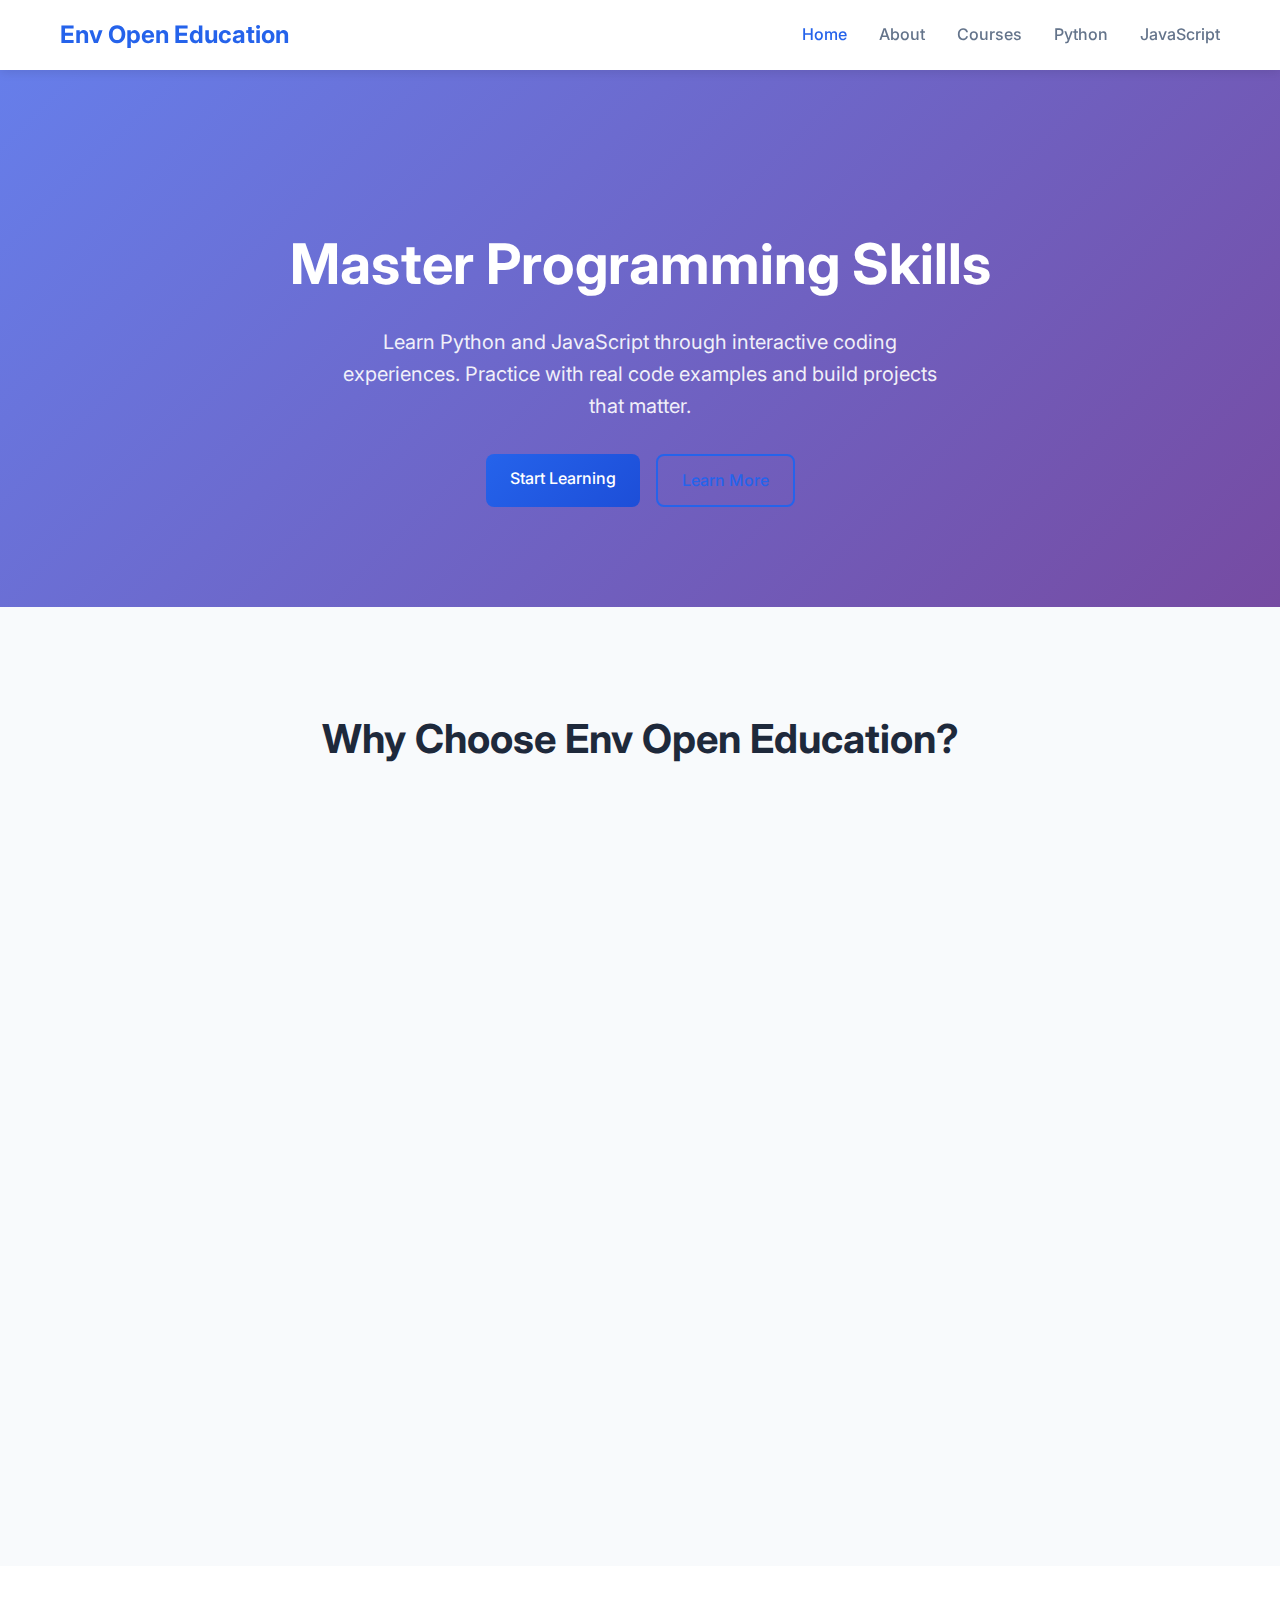
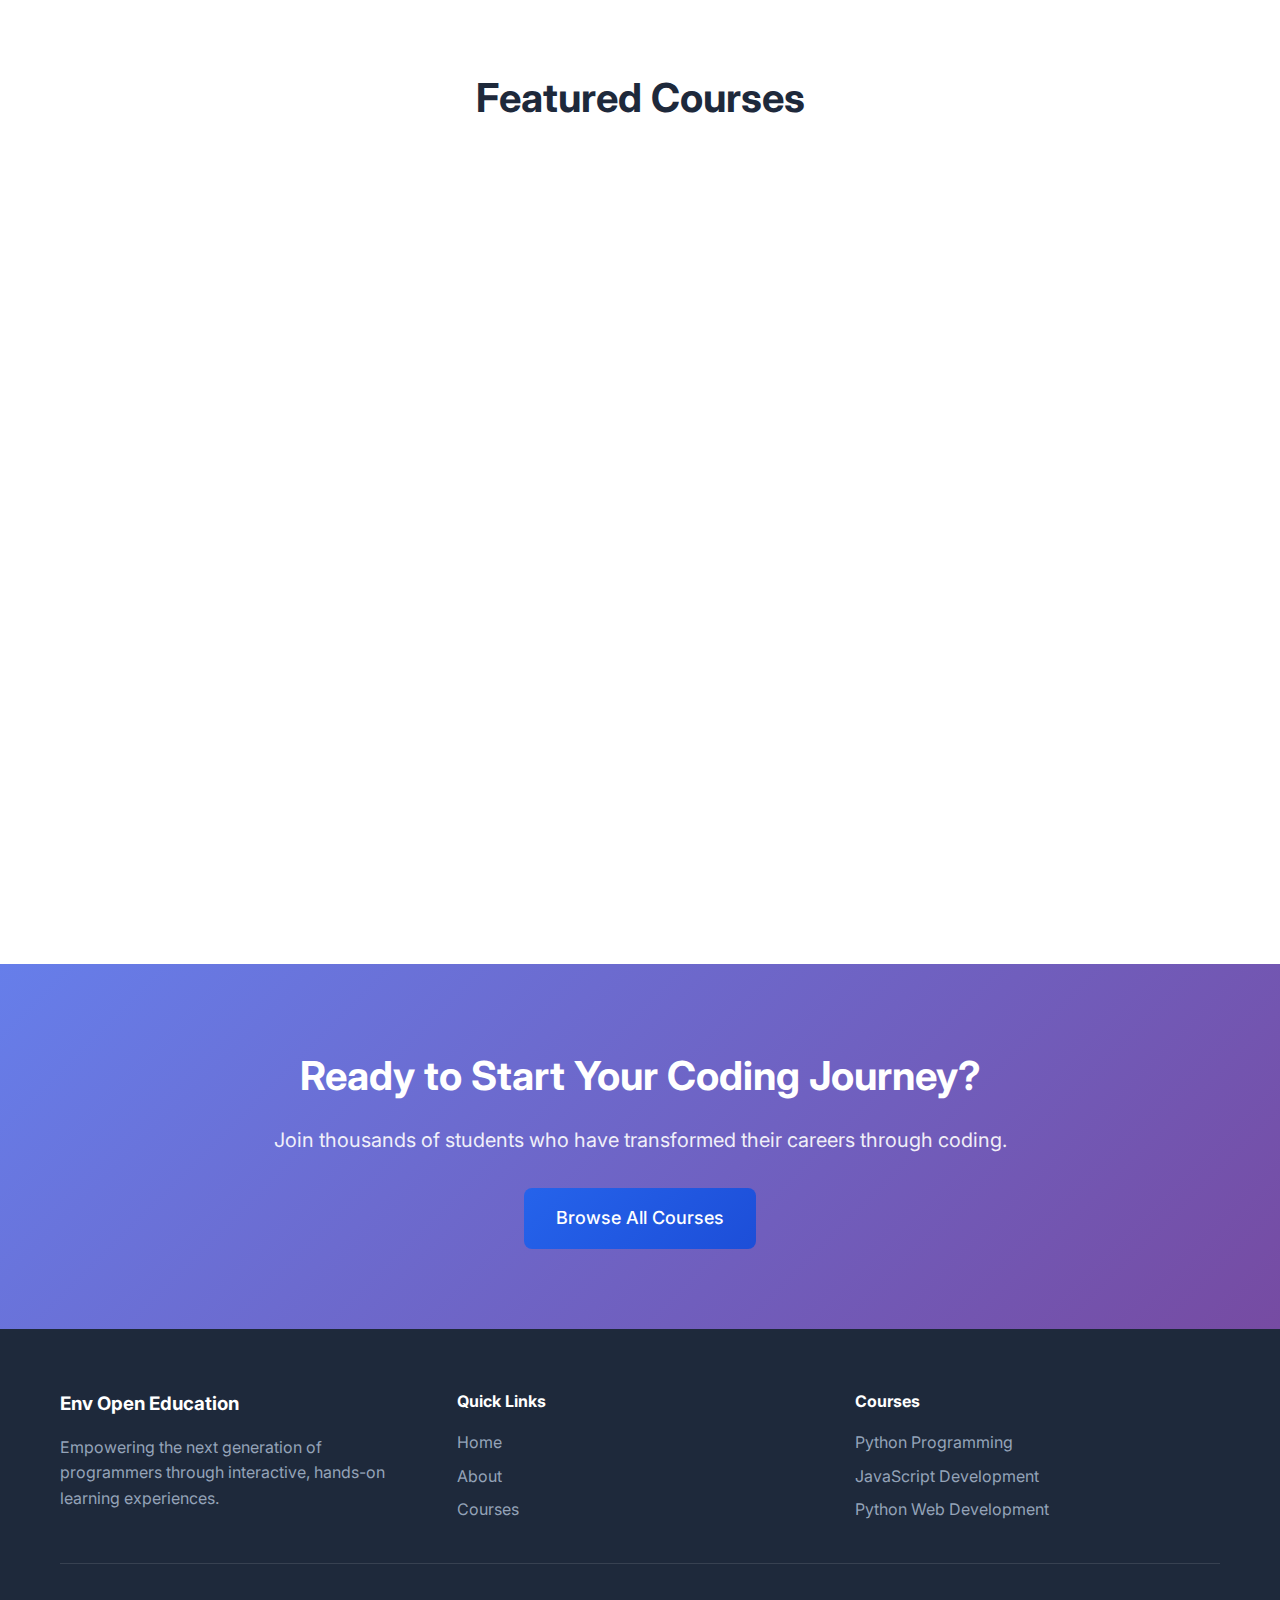
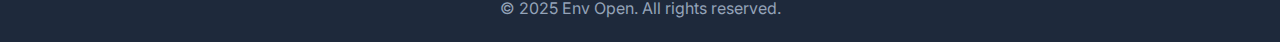
<file: index.html>
<!DOCTYPE html>
<html lang="en">
<head>
    <meta charset="UTF-8">
    <meta name="viewport" content="width=device-width, initial-scale=1.0">
    <title>Env Open Education - Master Programming Skills</title>
    <link rel="stylesheet" href="css/style.css">
    <link href="https://fonts.googleapis.com/css2?family=Inter:wght@300;400;500;600;700&display=swap" rel="stylesheet">
</head>
<body>
    <nav class="navbar">
        <div class="nav-container">
            <div class="nav-logo">
                <h2>Env Open Education</h2>
            </div>
            <ul class="nav-menu">
                <li class="nav-item">
                    <a href="index.html" class="nav-link active">Home</a>
                </li>
                <li class="nav-item">
                    <a href="about.html" class="nav-link">About</a>
                </li>
                <li class="nav-item">
                    <a href="courses.html" class="nav-link">Courses</a>
                </li>
                <li class="nav-item">
                    <a href="python-course.html" class="nav-link">Python</a>
                </li>
                <li class="nav-item">
                    <a href="javascript-course.html" class="nav-link">JavaScript</a>
                </li>
            </ul>
            <div class="hamburger">
                <span class="bar"></span>
                <span class="bar"></span>
                <span class="bar"></span>
            </div>
        </div>
    </nav>

    <header class="hero">
        <div class="hero-content">
            <h1>Master Programming Skills</h1>
            <p>Learn Python and JavaScript through interactive coding experiences. Practice with real code examples and build projects that matter.</p>
            <div class="hero-buttons">
                <a href="courses.html" class="btn btn-primary">Start Learning</a>
                <a href="about.html" class="btn btn-secondary">Learn More</a>
            </div>
        </div>
    </header>

    <section class="features">
        <div class="container">
            <h2>Why Choose Env Open Education?</h2>
            <div class="features-grid">
                <div class="feature-card">
                    <div class="feature-icon">💻</div>
                    <h3>Interactive Learning</h3>
                    <p>Write and run code directly in your browser with our integrated coding playground powered by Trinket.</p>
                </div>
                <div class="feature-card">
                    <div class="feature-icon">🎯</div>
                    <h3>Practical Projects</h3>
                    <p>Build real-world projects that showcase your skills and help you create an impressive portfolio.</p>
                </div>
                <div class="feature-card">
                    <div class="feature-icon">📚</div>
                    <h3>Comprehensive Curriculum</h3>
                    <p>From basics to advanced concepts, our courses cover everything you need to become proficient.</p>
                </div>
                <div class="feature-card">
                    <div class="feature-icon">⚡</div>
                    <h3>Learn at Your Pace</h3>
                    <p>Self-paced learning with instant feedback and the ability to practice anytime, anywhere.</p>
                </div>
            </div>
        </div>
    </section>

    <section class="courses-preview">
        <div class="container">
            <h2>Featured Courses</h2>
            <div class="courses-grid">
                <div class="course-card">
                    <div class="course-header">
                        <h3>Python Programming</h3>
                        <span class="course-level">Beginner to Advanced</span>
                    </div>
                    <p>Learn Python from scratch with hands-on examples and projects. Perfect for beginners and those looking to strengthen their foundation.</p>
                    <div class="course-features">
                        <span class="feature-tag">Interactive Exercises</span>
                        <span class="feature-tag">Real Projects</span>
                        <span class="feature-tag">Code Playground</span>
                    </div>
                    <a href="python-course.html" class="btn btn-outline">Start Python Course</a>
                </div>
                <div class="course-card">
                    <div class="course-header">
                        <h3>JavaScript Development</h3>
                        <span class="course-level">Beginner to Advanced</span>
                    </div>
                    <p>Master JavaScript and build dynamic web applications. From basics to advanced frameworks and modern ES6+ features.</p>
                    <div class="course-features">
                        <span class="feature-tag">Modern JS</span>
                        <span class="feature-tag">DOM Manipulation</span>
                        <span class="feature-tag">Interactive Projects</span>
                    </div>
                    <a href="javascript-course.html" class="btn btn-outline">Start JavaScript Course</a>
                </div>
                <div class="course-card">
                    <div class="course-header">
                        <h3>Python Web Development</h3>
                        <span class="course-level">Intermediate</span>
                    </div>
                    <p>Build full-stack web applications with Flask, APIs, and databases. Learn modern web development with Python backend technologies.</p>
                    <div class="course-features">
                        <span class="feature-tag">Flask Framework</span>
                        <span class="feature-tag">API Development</span>
                        <span class="feature-tag">Database Integration</span>
                    </div>
                    <a href="python-web-development.html" class="btn btn-outline">Start Web Dev Course</a>
                </div>
            </div>
        </div>
    </section>

    <section class="cta">
        <div class="container">
            <h2>Ready to Start Your Coding Journey?</h2>
            <p>Join thousands of students who have transformed their careers through coding.</p>
            <a href="courses.html" class="btn btn-primary btn-large">Browse All Courses</a>
        </div>
    </section>

    <footer class="footer">
        <div class="container">
            <div class="footer-content">
                <div class="footer-section">
                    <h3>Env Open Education</h3>
                    <p>Empowering the next generation of programmers through interactive, hands-on learning experiences.</p>
                </div>
                <div class="footer-section">
                    <h4>Quick Links</h4>
                    <ul>
                        <li><a href="index.html">Home</a></li>
                        <li><a href="about.html">About</a></li>
                        <li><a href="courses.html">Courses</a></li>
                    </ul>
                </div>
                <div class="footer-section">
                    <h4>Courses</h4>
                    <ul>
                        <li><a href="python-course.html">Python Programming</a></li>
                        <li><a href="javascript-course.html">JavaScript Development</a></li>
                        <li><a href="python-web-development.html">Python Web Development</a></li>
                    </ul>
                </div>
            </div>
            <div class="footer-bottom">
                <p>&copy; 2025 Env Open. All rights reserved.</p>
            </div>
        </div>
    </footer>

    <script src="js/script.js"></script>
</body>
</html>
</file>
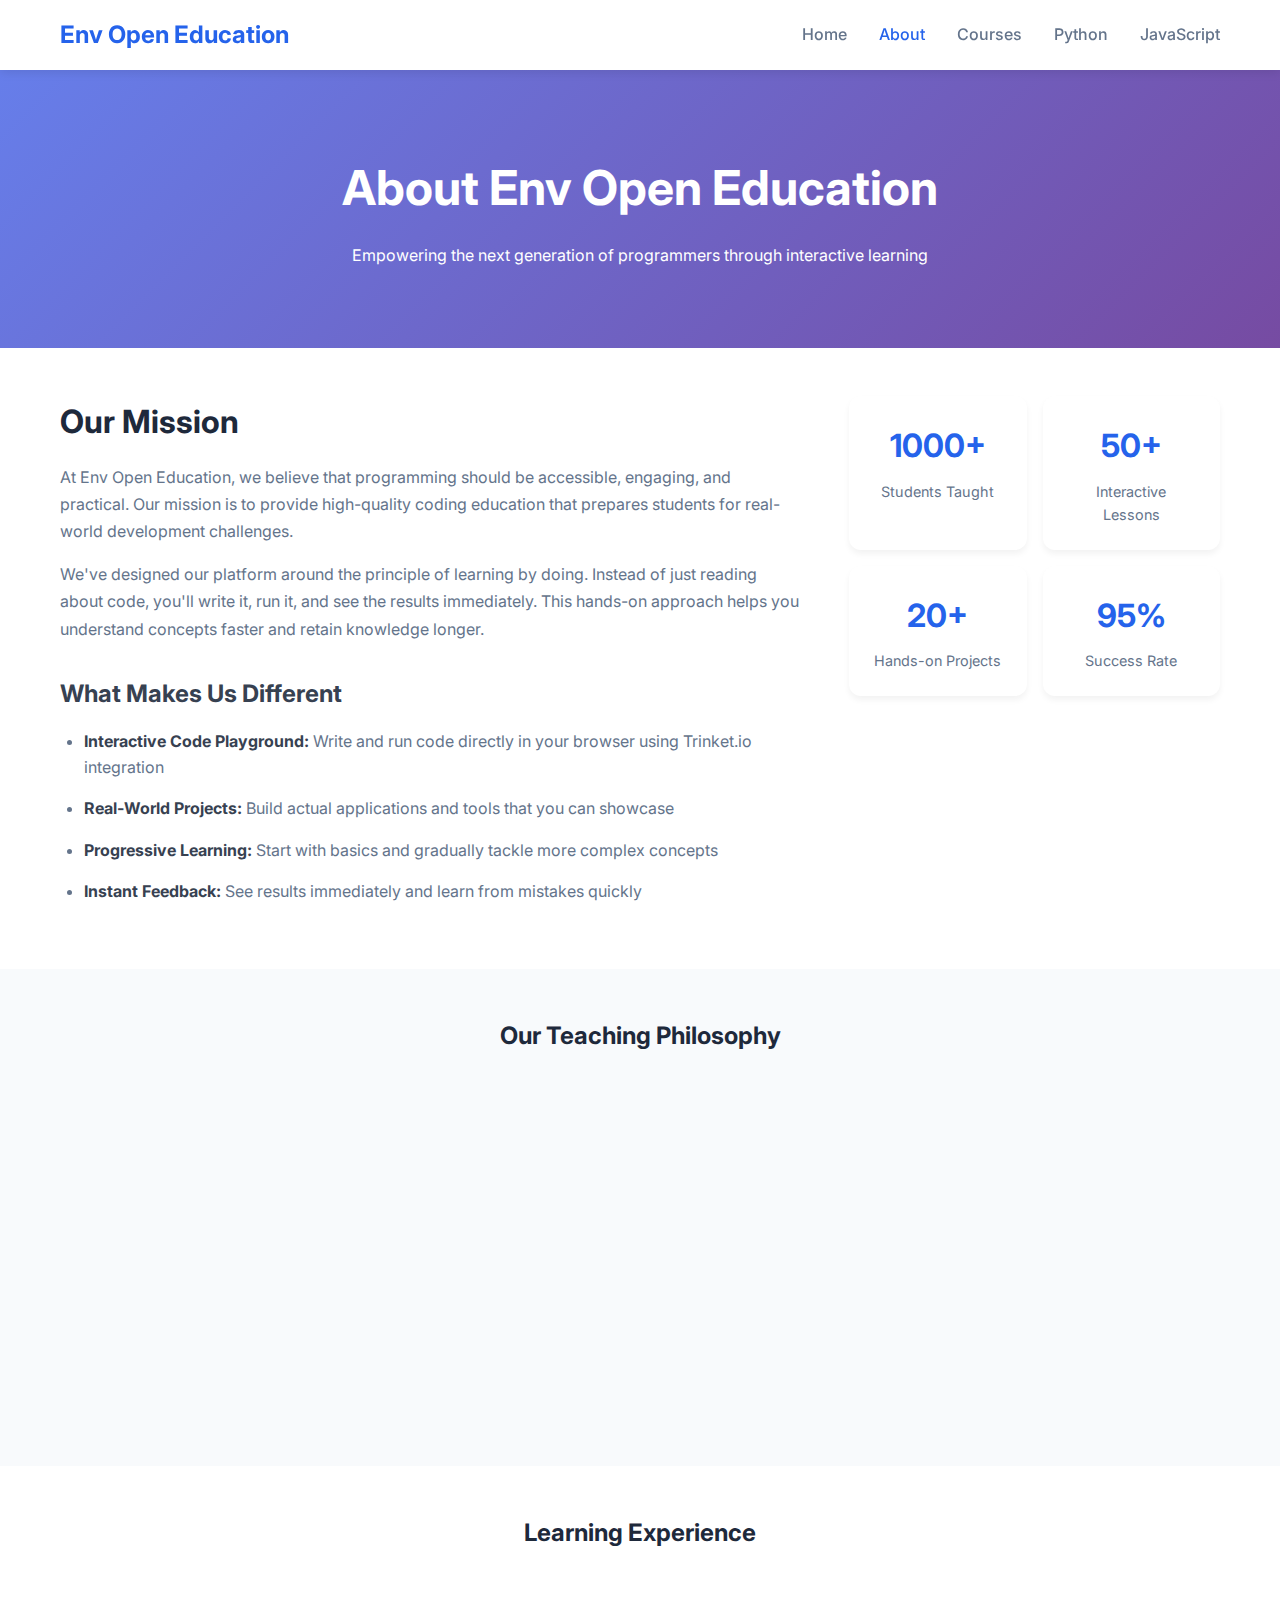
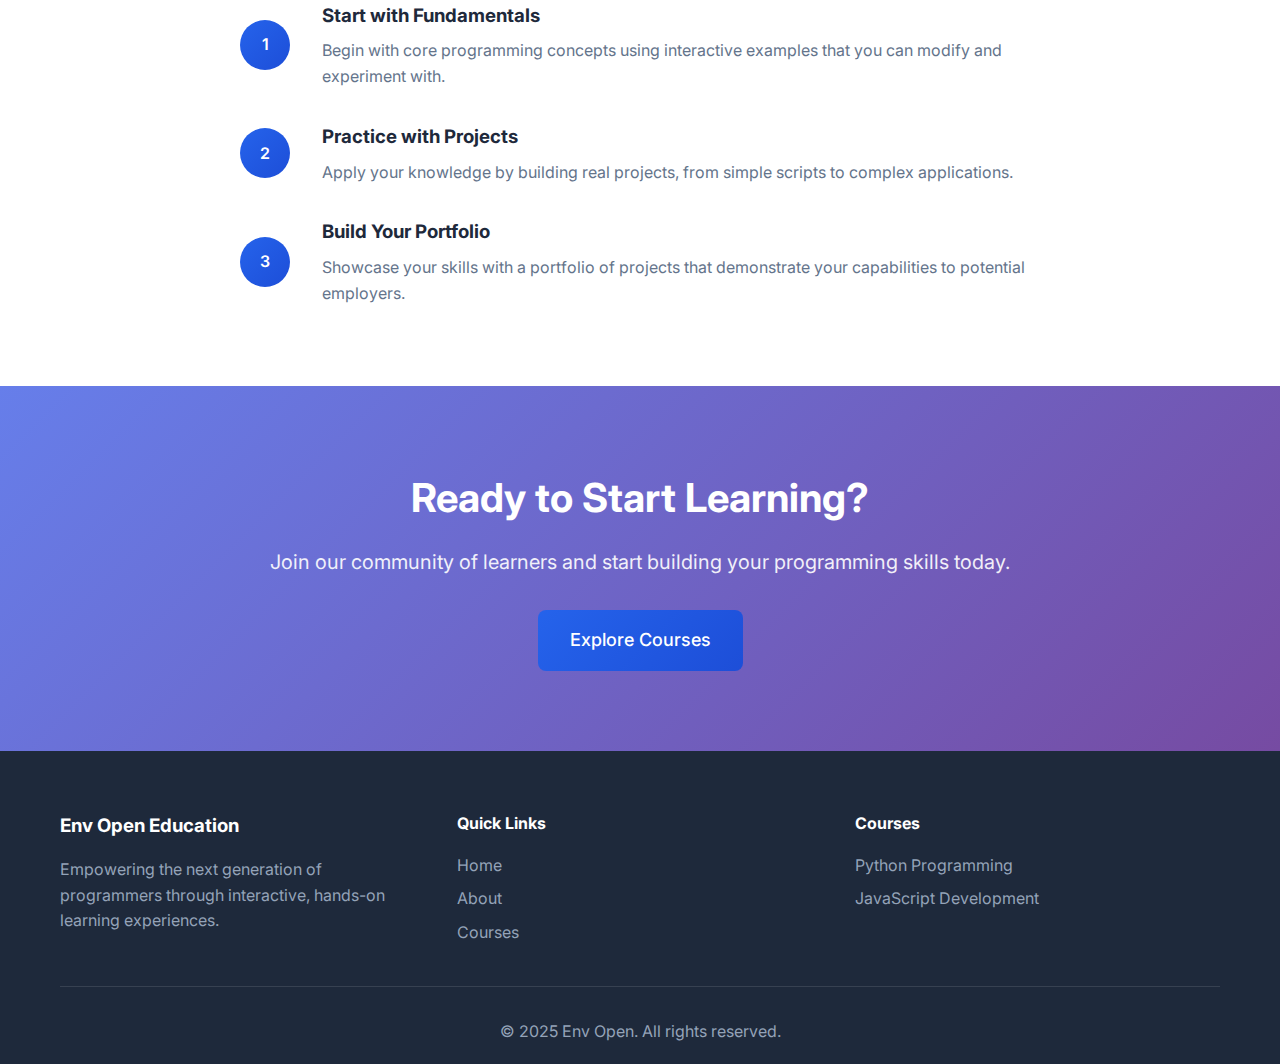
<file: about.html>
<!DOCTYPE html>
<html lang="en">
<head>
    <meta charset="UTF-8">
    <meta name="viewport" content="width=device-width, initial-scale=1.0">
    <title>About - Env Open Education</title>
    <link rel="stylesheet" href="css/style.css">
    <link href="https://fonts.googleapis.com/css2?family=Inter:wght@300;400;500;600;700&display=swap" rel="stylesheet">
</head>
<body>
    <nav class="navbar">
        <div class="nav-container">
            <div class="nav-logo">
                <h2>Env Open Education</h2>
            </div>
            <ul class="nav-menu">
                <li class="nav-item">
                    <a href="index.html" class="nav-link">Home</a>
                </li>
                <li class="nav-item">
                    <a href="about.html" class="nav-link active">About</a>
                </li>
                <li class="nav-item">
                    <a href="courses.html" class="nav-link">Courses</a>
                </li>
                <li class="nav-item">
                    <a href="python-course.html" class="nav-link">Python</a>
                </li>
                <li class="nav-item">
                    <a href="javascript-course.html" class="nav-link">JavaScript</a>
                </li>
            </ul>
            <div class="hamburger">
                <span class="bar"></span>
                <span class="bar"></span>
                <span class="bar"></span>
            </div>
        </div>
    </nav>

    <main class="main-content">
        <section class="page-hero">
            <div class="container">
                <h1>About Env Open Education</h1>
                <p>Empowering the next generation of programmers through interactive learning</p>
            </div>
        </section>

        <section class="about-content">
            <div class="container">
                <div class="about-grid">
                    <div class="about-text">
                        <h2>Our Mission</h2>
                        <p>At Env Open Education, we believe that programming should be accessible, engaging, and practical. Our mission is to provide high-quality coding education that prepares students for real-world development challenges.</p>
                        
                        <p>We've designed our platform around the principle of learning by doing. Instead of just reading about code, you'll write it, run it, and see the results immediately. This hands-on approach helps you understand concepts faster and retain knowledge longer.</p>

                        <h3>What Makes Us Different</h3>
                        <ul class="feature-list">
                            <li><strong>Interactive Code Playground:</strong> Write and run code directly in your browser using Trinket.io integration</li>
                            <li><strong>Real-World Projects:</strong> Build actual applications and tools that you can showcase</li>
                            <li><strong>Progressive Learning:</strong> Start with basics and gradually tackle more complex concepts</li>
                            <li><strong>Instant Feedback:</strong> See results immediately and learn from mistakes quickly</li>
                        </ul>
                    </div>
                    <div class="about-stats">
                        <div class="stat-card">
                            <h3>1000+</h3>
                            <p>Students Taught</p>
                        </div>
                        <div class="stat-card">
                            <h3>50+</h3>
                            <p>Interactive Lessons</p>
                        </div>
                        <div class="stat-card">
                            <h3>20+</h3>
                            <p>Hands-on Projects</p>
                        </div>
                        <div class="stat-card">
                            <h3>95%</h3>
                            <p>Success Rate</p>
                        </div>
                    </div>
                </div>
            </div>
        </section>

        <section class="philosophy">
            <div class="container">
                <h2>Our Teaching Philosophy</h2>
                <div class="philosophy-grid">
                    <div class="philosophy-card">
                        <div class="philosophy-icon">🎯</div>
                        <h3>Practical First</h3>
                        <p>We start with what you can build, then explain the theory. This approach keeps you motivated and shows immediate value.</p>
                    </div>
                    <div class="philosophy-card">
                        <div class="philosophy-icon">🔄</div>
                        <h3>Iterative Learning</h3>
                        <p>Concepts are introduced gradually and reinforced through multiple examples and projects at increasing complexity levels.</p>
                    </div>
                    <div class="philosophy-card">
                        <div class="philosophy-icon">🛠️</div>
                        <h3>Tools That Matter</h3>
                        <p>Learn using the same tools and environments that professional developers use in their daily work.</p>
                    </div>
                    <div class="philosophy-card">
                        <div class="philosophy-icon">🎓</div>
                        <h3>Skill Building</h3>
                        <p>Focus on developing problem-solving skills and coding best practices that transfer across languages and frameworks.</p>
                    </div>
                </div>
            </div>
        </section>

        <section class="team-section">
            <div class="container">
                <h2>Learning Experience</h2>
                <div class="experience-timeline">
                    <div class="timeline-item">
                        <div class="timeline-marker">1</div>
                        <div class="timeline-content">
                            <h3>Start with Fundamentals</h3>
                            <p>Begin with core programming concepts using interactive examples that you can modify and experiment with.</p>
                        </div>
                    </div>
                    <div class="timeline-item">
                        <div class="timeline-marker">2</div>
                        <div class="timeline-content">
                            <h3>Practice with Projects</h3>
                            <p>Apply your knowledge by building real projects, from simple scripts to complex applications.</p>
                        </div>
                    </div>
                    <div class="timeline-item">
                        <div class="timeline-marker">3</div>
                        <div class="timeline-content">
                            <h3>Build Your Portfolio</h3>
                            <p>Showcase your skills with a portfolio of projects that demonstrate your capabilities to potential employers.</p>
                        </div>
                    </div>
                </div>
            </div>
        </section>

        <section class="cta">
            <div class="container">
                <h2>Ready to Start Learning?</h2>
                <p>Join our community of learners and start building your programming skills today.</p>
                <a href="courses.html" class="btn btn-primary btn-large">Explore Courses</a>
            </div>
        </section>
    </main>

    <footer class="footer">
        <div class="container">
            <div class="footer-content">
                <div class="footer-section">
                    <h3>Env Open Education</h3>
                    <p>Empowering the next generation of programmers through interactive, hands-on learning experiences.</p>
                </div>
                <div class="footer-section">
                    <h4>Quick Links</h4>
                    <ul>
                        <li><a href="index.html">Home</a></li>
                        <li><a href="about.html">About</a></li>
                        <li><a href="courses.html">Courses</a></li>
                    </ul>
                </div>
                <div class="footer-section">
                    <h4>Courses</h4>
                    <ul>
                        <li><a href="python-course.html">Python Programming</a></li>
                        <li><a href="javascript-course.html">JavaScript Development</a></li>
                    </ul>
                </div>
            </div>
            <div class="footer-bottom">
                <p>&copy; 2025 Env Open. All rights reserved.</p>
            </div>
        </div>
    </footer>

    <script src="js/script.js"></script>
</body>
</html>
</file>
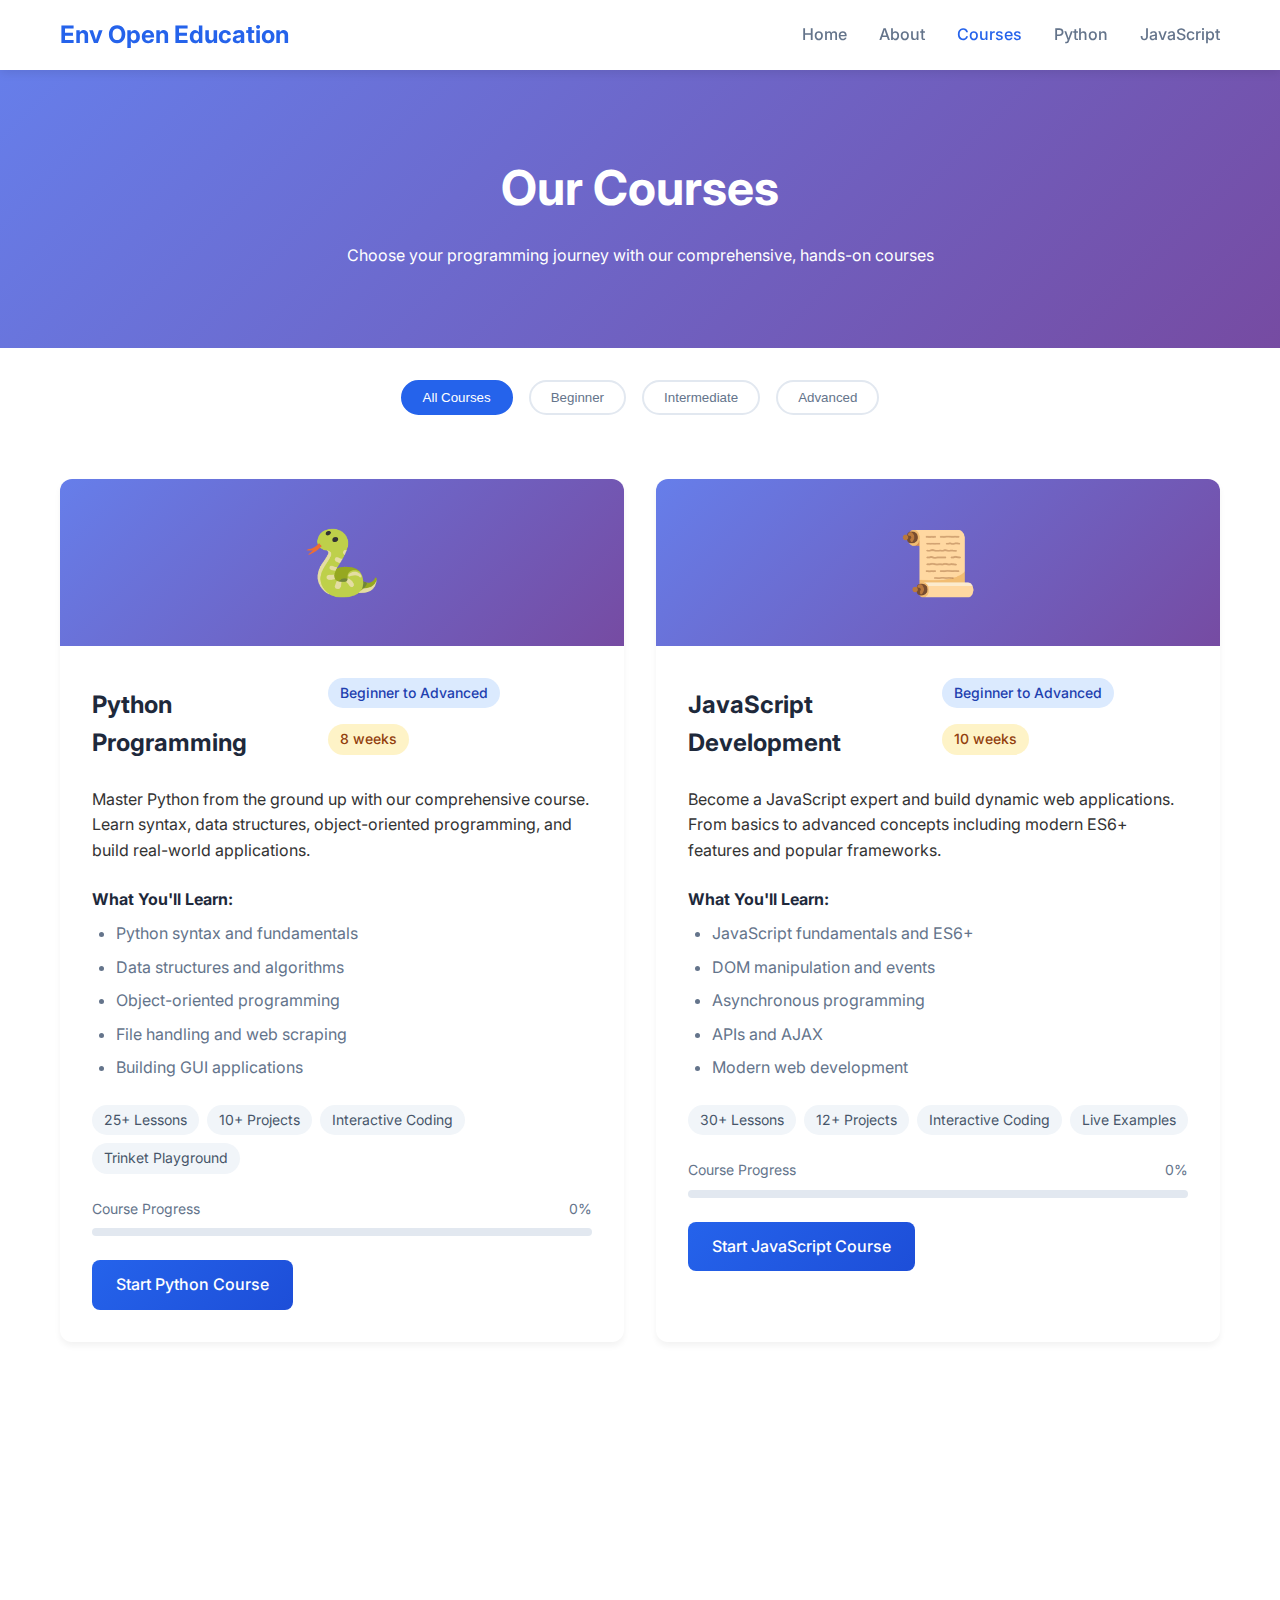
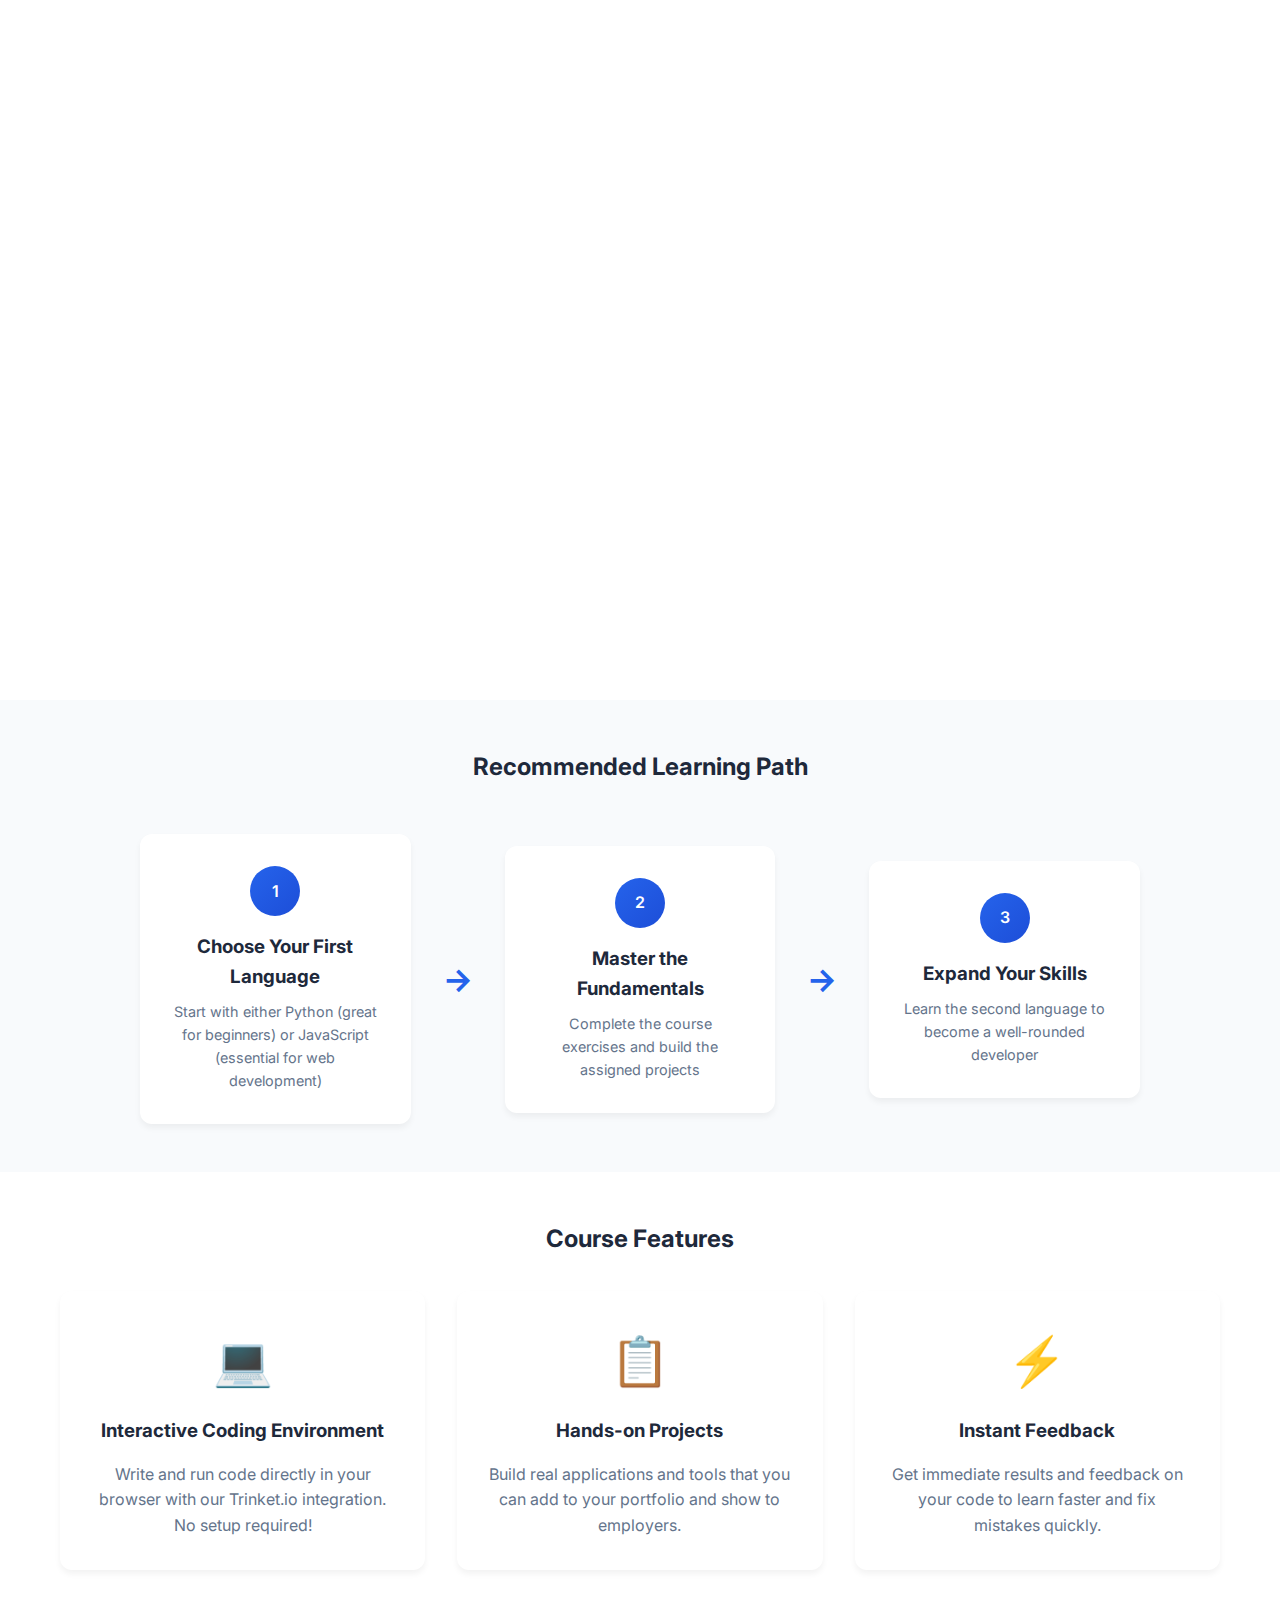
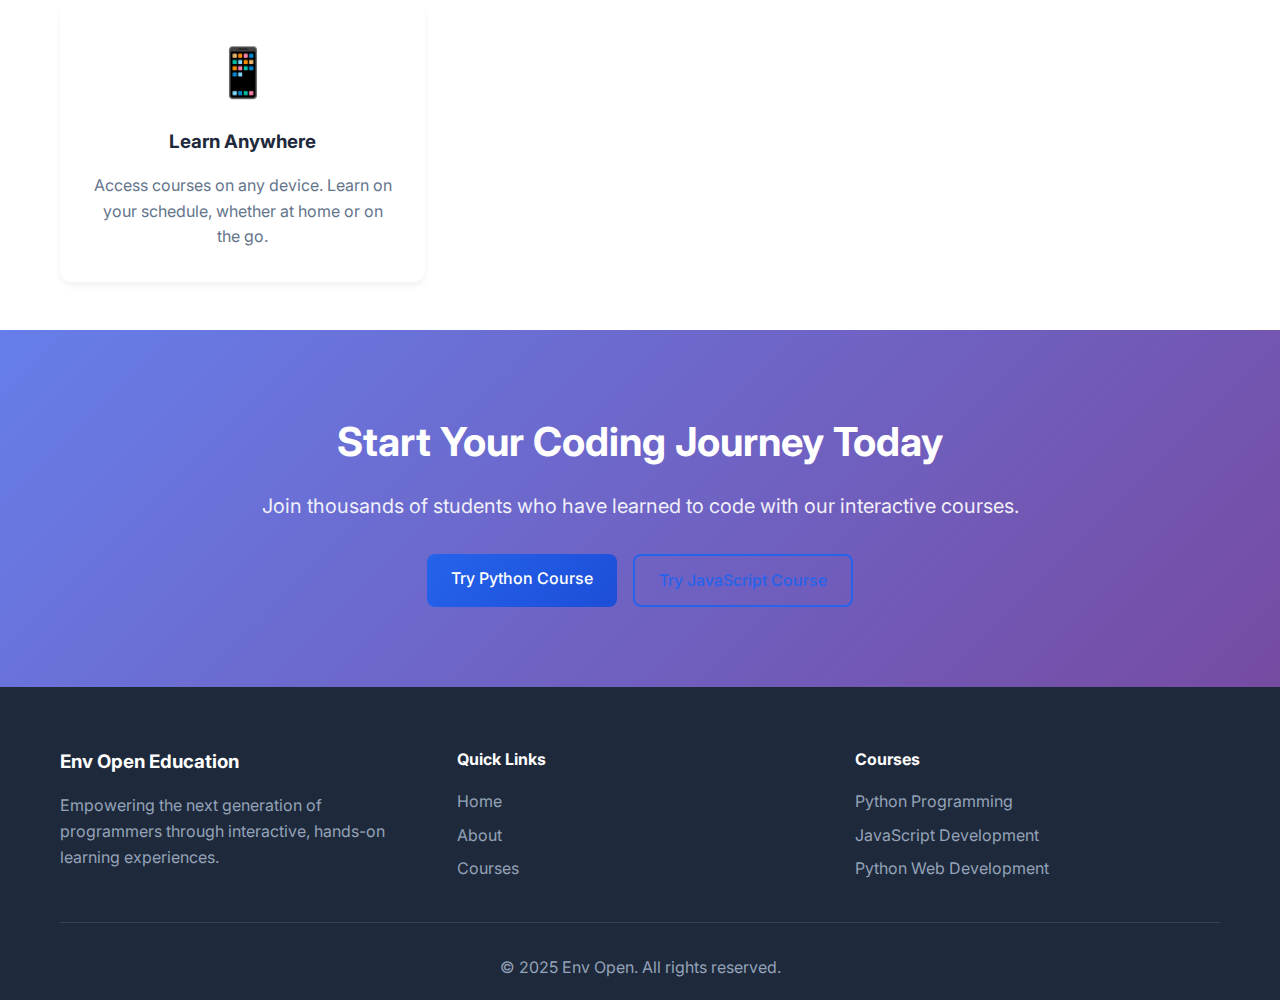
<file: courses.html>
<!DOCTYPE html>
<html lang="en">
<head>
    <meta charset="UTF-8">
    <meta name="viewport" content="width=device-width, initial-scale=1.0">
    <title>Courses - Env Open Education</title>
    <link rel="stylesheet" href="css/style.css">
    <link href="https://fonts.googleapis.com/css2?family=Inter:wght@300;400;500;600;700&display=swap" rel="stylesheet">
</head>
<body>
    <nav class="navbar">
        <div class="nav-container">
            <div class="nav-logo">
                <h2>Env Open Education</h2>
            </div>
            <ul class="nav-menu">
                <li class="nav-item">
                    <a href="index.html" class="nav-link">Home</a>
                </li>
                <li class="nav-item">
                    <a href="about.html" class="nav-link">About</a>
                </li>
                <li class="nav-item">
                    <a href="courses.html" class="nav-link active">Courses</a>
                </li>
                <li class="nav-item">
                    <a href="python-course.html" class="nav-link">Python</a>
                </li>
                <li class="nav-item">
                    <a href="javascript-course.html" class="nav-link">JavaScript</a>
                </li>
            </ul>
            <div class="hamburger">
                <span class="bar"></span>
                <span class="bar"></span>
                <span class="bar"></span>
            </div>
        </div>
    </nav>

    <main class="main-content">
        <section class="page-hero">
            <div class="container">
                <h1>Our Courses</h1>
                <p>Choose your programming journey with our comprehensive, hands-on courses</p>
            </div>
        </section>

        <section class="courses-filter">
            <div class="container">
                <div class="filter-buttons">
                    <button class="filter-btn active" data-filter="all">All Courses</button>
                    <button class="filter-btn" data-filter="beginner">Beginner</button>
                    <button class="filter-btn" data-filter="intermediate">Intermediate</button>
                    <button class="filter-btn" data-filter="advanced">Advanced</button>
                </div>
            </div>
        </section>

        <section class="courses-main">
            <div class="container">
                <div class="courses-grid">
                    <div class="course-card-detailed" data-level="beginner">
                        <div class="course-image">
                            <div class="course-icon">🐍</div>
                        </div>
                        <div class="course-content">
                            <div class="course-header">
                                <h3>Python Programming</h3>
                                <div class="course-meta">
                                    <span class="course-level beginner">Beginner to Advanced</span>
                                    <span class="course-duration">8 weeks</span>
                                </div>
                            </div>
                            <p>Master Python from the ground up with our comprehensive course. Learn syntax, data structures, object-oriented programming, and build real-world applications.</p>
                            
                            <div class="course-highlights">
                                <h4>What You'll Learn:</h4>
                                <ul>
                                    <li>Python syntax and fundamentals</li>
                                    <li>Data structures and algorithms</li>
                                    <li>Object-oriented programming</li>
                                    <li>File handling and web scraping</li>
                                    <li>Building GUI applications</li>
                                </ul>
                            </div>

                            <div class="course-features">
                                <span class="feature-tag">25+ Lessons</span>
                                <span class="feature-tag">10+ Projects</span>
                                <span class="feature-tag">Interactive Coding</span>
                                <span class="feature-tag">Trinket Playground</span>
                            </div>

                            <div class="course-progress">
                                <div class="progress-info">
                                    <span>Course Progress</span>
                                    <span>0%</span>
                                </div>
                                <div class="progress-bar">
                                    <div class="progress-fill" style="width: 0%"></div>
                                </div>
                            </div>

                            <a href="python-course.html" class="btn btn-primary">Start Python Course</a>
                        </div>
                    </div>

                    <div class="course-card-detailed" data-level="beginner">
                        <div class="course-image">
                            <div class="course-icon">📜</div>
                        </div>
                        <div class="course-content">
                            <div class="course-header">
                                <h3>JavaScript Development</h3>
                                <div class="course-meta">
                                    <span class="course-level beginner">Beginner to Advanced</span>
                                    <span class="course-duration">10 weeks</span>
                                </div>
                            </div>
                            <p>Become a JavaScript expert and build dynamic web applications. From basics to advanced concepts including modern ES6+ features and popular frameworks.</p>
                            
                            <div class="course-highlights">
                                <h4>What You'll Learn:</h4>
                                <ul>
                                    <li>JavaScript fundamentals and ES6+</li>
                                    <li>DOM manipulation and events</li>
                                    <li>Asynchronous programming</li>
                                    <li>APIs and AJAX</li>
                                    <li>Modern web development</li>
                                </ul>
                            </div>

                            <div class="course-features">
                                <span class="feature-tag">30+ Lessons</span>
                                <span class="feature-tag">12+ Projects</span>
                                <span class="feature-tag">Interactive Coding</span>
                                <span class="feature-tag">Live Examples</span>
                            </div>

                            <div class="course-progress">
                                <div class="progress-info">
                                    <span>Course Progress</span>
                                    <span>0%</span>
                                </div>
                                <div class="progress-bar">
                                    <div class="progress-fill" style="width: 0%"></div>
                                </div>
                            </div>

                            <a href="javascript-course.html" class="btn btn-primary">Start JavaScript Course</a>
                        </div>
                    </div>

                    <div class="course-card-detailed" data-level="intermediate">
                        <div class="course-image">
                            <div class="course-icon">🌐</div>
                        </div>
                        <div class="course-content">
                            <div class="course-header">
                                <h3>Python Web Development</h3>
                                <div class="course-meta">
                                    <span class="course-level intermediate">Intermediate</span>
                                    <span class="course-duration">6-8 weeks</span>
                                </div>
                            </div>
                            <p>Build dynamic web applications with Python using Flask and modern web development practices. Learn APIs, databases, authentication, and deployment.</p>
                            
                            <div class="course-highlights">
                                <h4>What You'll Learn:</h4>
                                <ul>
                                    <li>Flask framework fundamentals</li>
                                    <li>Database integration with SQLAlchemy</li>
                                    <li>RESTful API development</li>
                                    <li>User authentication & security</li>
                                    <li>Deployment and production setup</li>
                                </ul>
                            </div>

                            <div class="course-features">
                                <span class="feature-tag">12 Lessons</span>
                                <span class="feature-tag">Full-Stack Projects</span>
                                <span class="feature-tag">API Development</span>
                                <span class="feature-tag">Real-World Apps</span>
                            </div>

                            <div class="course-progress">
                                <div class="progress-info">
                                    <span>Course Progress</span>
                                    <span>0%</span>
                                </div>
                                <div class="progress-bar">
                                    <div class="progress-fill" style="width: 0%"></div>
                                </div>
                            </div>

                            <a href="python-web-development.html" class="btn btn-primary">Start Web Development Course</a>
                        </div>
                    </div>
                </div>
            </div>
        </section>

        <section class="learning-path">
            <div class="container">
                <h2>Recommended Learning Path</h2>
                <div class="path-container">
                    <div class="path-step">
                        <div class="step-number">1</div>
                        <div class="step-content">
                            <h3>Choose Your First Language</h3>
                            <p>Start with either Python (great for beginners) or JavaScript (essential for web development)</p>
                        </div>
                    </div>
                    <div class="path-arrow">→</div>
                    <div class="path-step">
                        <div class="step-number">2</div>
                        <div class="step-content">
                            <h3>Master the Fundamentals</h3>
                            <p>Complete the course exercises and build the assigned projects</p>
                        </div>
                    </div>
                    <div class="path-arrow">→</div>
                    <div class="path-step">
                        <div class="step-number">3</div>
                        <div class="step-content">
                            <h3>Expand Your Skills</h3>
                            <p>Learn the second language to become a well-rounded developer</p>
                        </div>
                    </div>
                </div>
            </div>
        </section>

        <section class="course-features-section">
            <div class="container">
                <h2>Course Features</h2>
                <div class="features-grid">
                    <div class="feature-item">
                        <div class="feature-icon">💻</div>
                        <h3>Interactive Coding Environment</h3>
                        <p>Write and run code directly in your browser with our Trinket.io integration. No setup required!</p>
                    </div>
                    <div class="feature-item">
                        <div class="feature-icon">📋</div>
                        <h3>Hands-on Projects</h3>
                        <p>Build real applications and tools that you can add to your portfolio and show to employers.</p>
                    </div>
                    <div class="feature-item">
                        <div class="feature-icon">⚡</div>
                        <h3>Instant Feedback</h3>
                        <p>Get immediate results and feedback on your code to learn faster and fix mistakes quickly.</p>
                    </div>
                    <div class="feature-item">
                        <div class="feature-icon">📱</div>
                        <h3>Learn Anywhere</h3>
                        <p>Access courses on any device. Learn on your schedule, whether at home or on the go.</p>
                    </div>
                </div>
            </div>
        </section>

        <section class="cta">
            <div class="container">
                <h2>Start Your Coding Journey Today</h2>
                <p>Join thousands of students who have learned to code with our interactive courses.</p>
                <div class="cta-buttons">
                    <a href="python-course.html" class="btn btn-primary">Try Python Course</a>
                    <a href="javascript-course.html" class="btn btn-secondary">Try JavaScript Course</a>
                </div>
            </div>
        </section>
    </main>

    <footer class="footer">
        <div class="container">
            <div class="footer-content">
                <div class="footer-section">
                    <h3>Env Open Education</h3>
                    <p>Empowering the next generation of programmers through interactive, hands-on learning experiences.</p>
                </div>
                <div class="footer-section">
                    <h4>Quick Links</h4>
                    <ul>
                        <li><a href="index.html">Home</a></li>
                        <li><a href="about.html">About</a></li>
                        <li><a href="courses.html">Courses</a></li>
                    </ul>
                </div>
                <div class="footer-section">
                    <h4>Courses</h4>
                    <ul>
                        <li><a href="python-course.html">Python Programming</a></li>
                        <li><a href="javascript-course.html">JavaScript Development</a></li>
                        <li><a href="python-web-development.html">Python Web Development</a></li>
                    </ul>
                </div>
            </div>
            <div class="footer-bottom">
                <p>&copy; 2025 Env Open. All rights reserved.</p>
            </div>
        </div>
    </footer>

    <script src="js/script.js"></script>
</body>
</html>
</file>
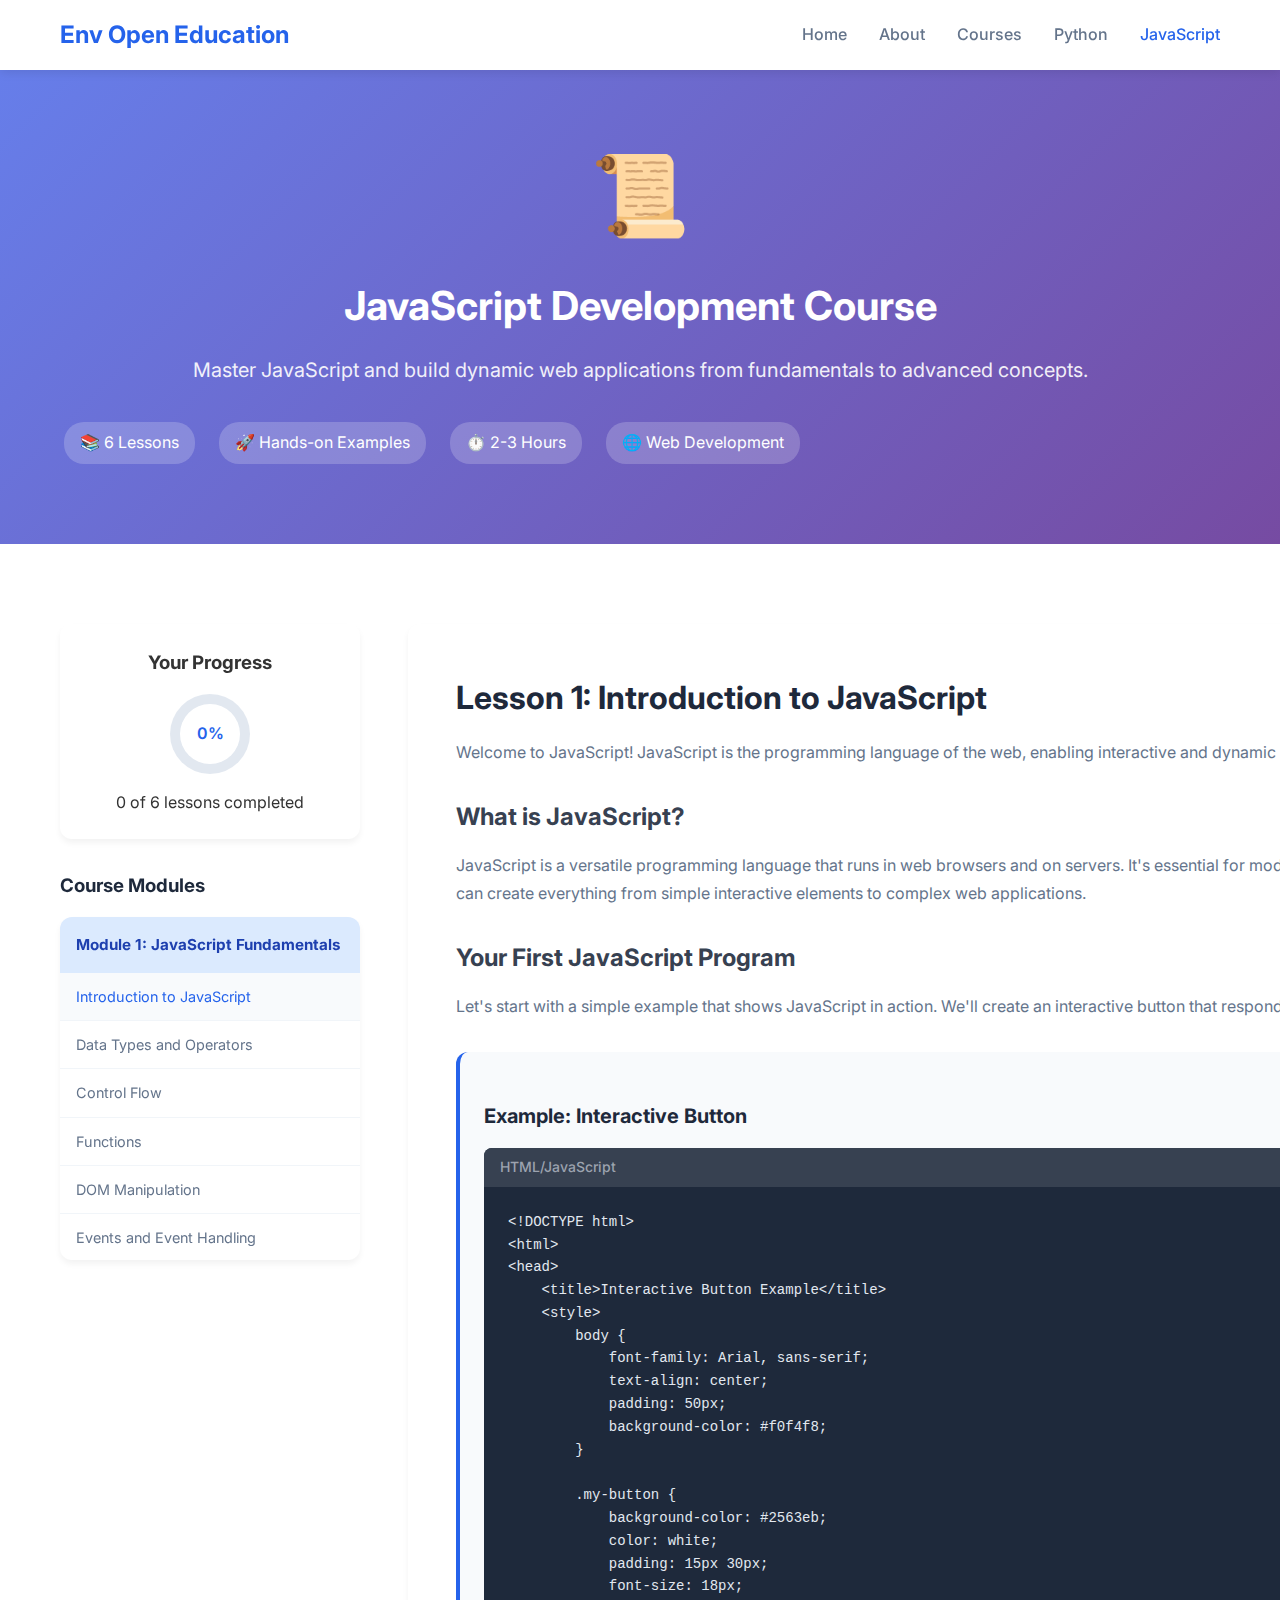
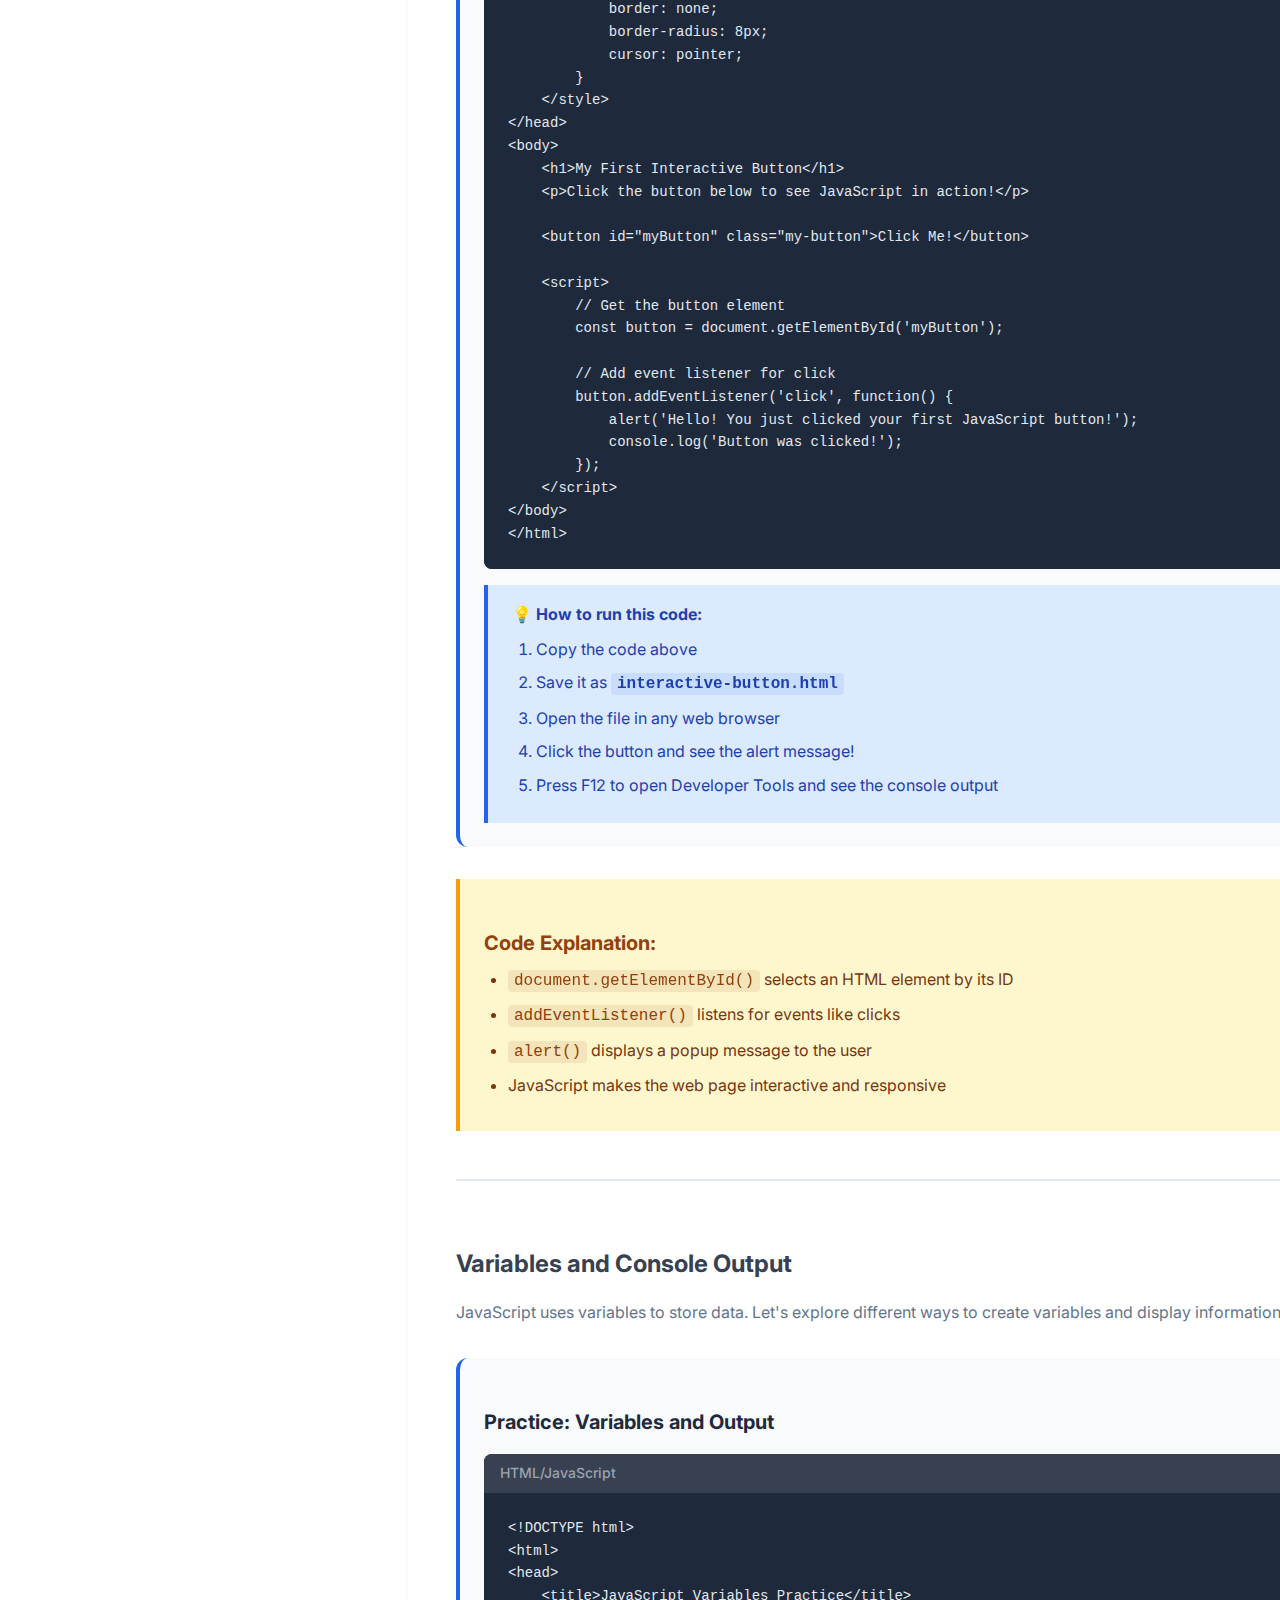
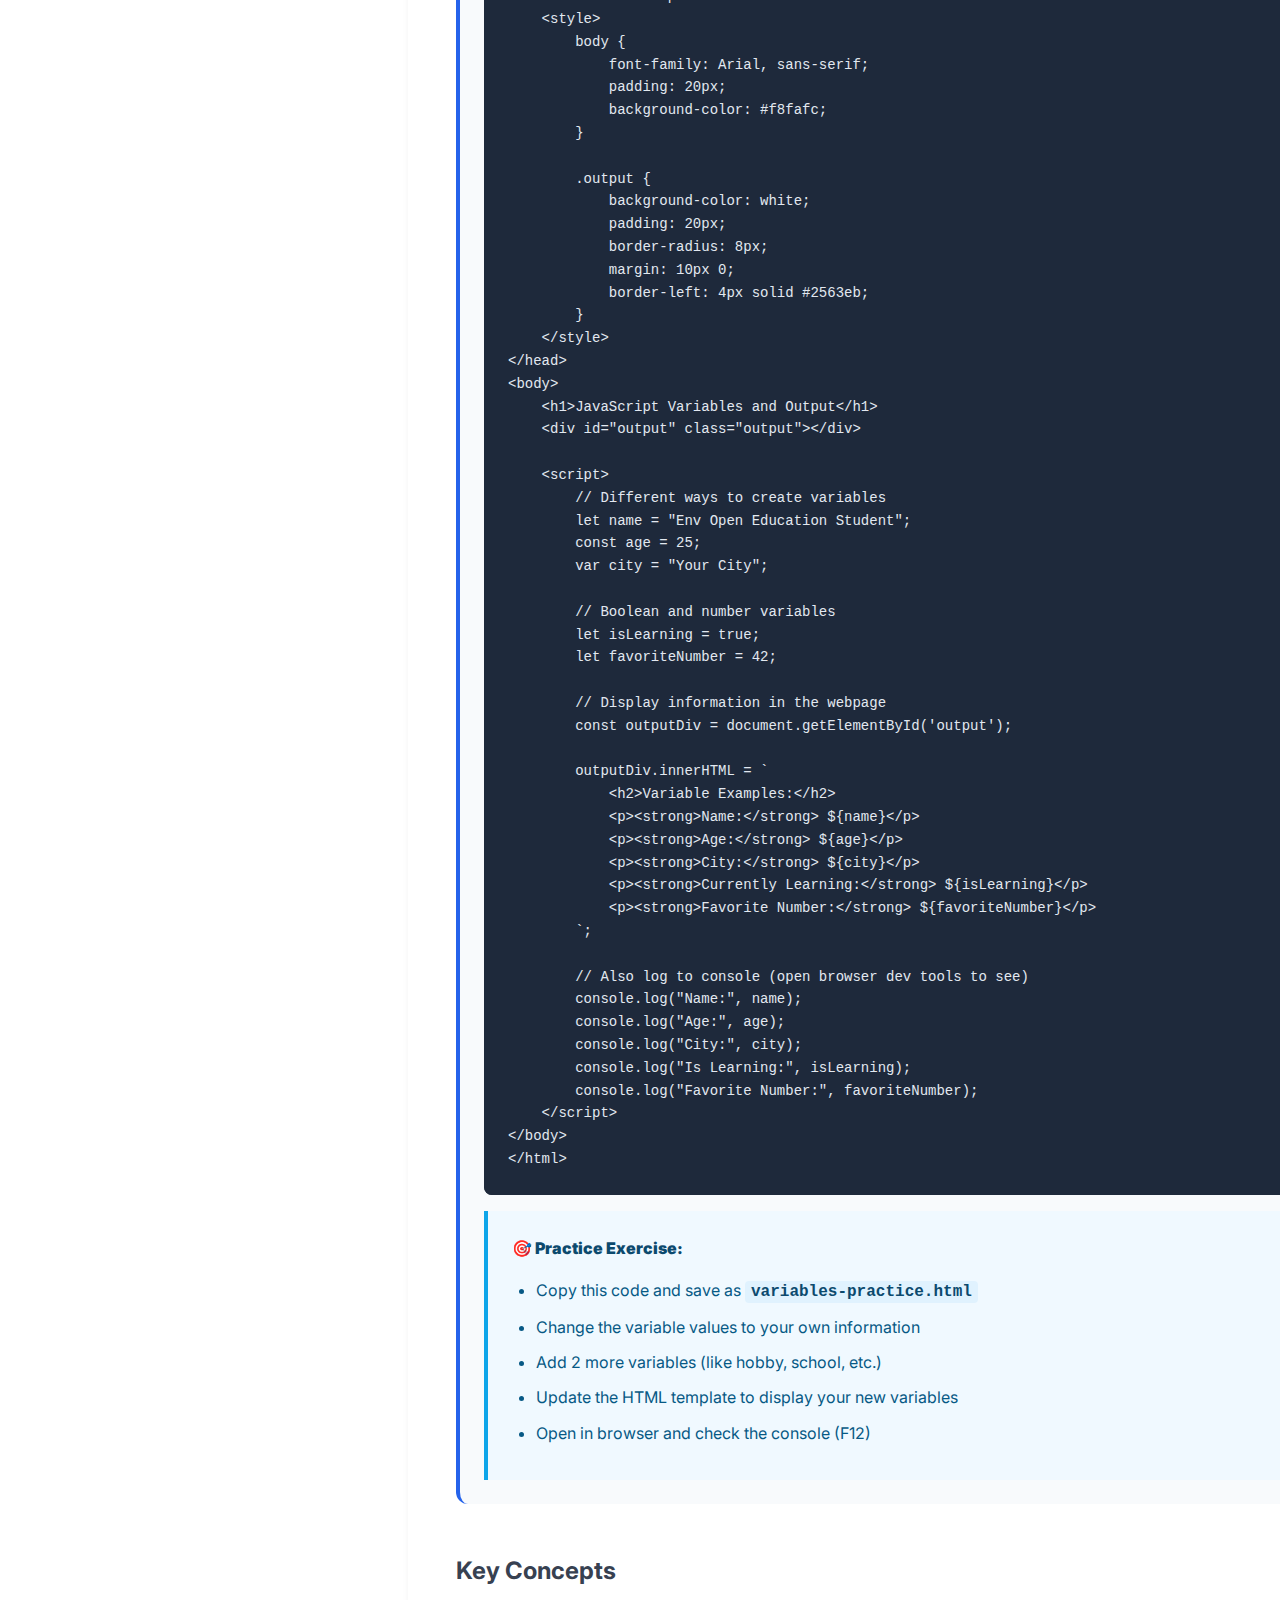
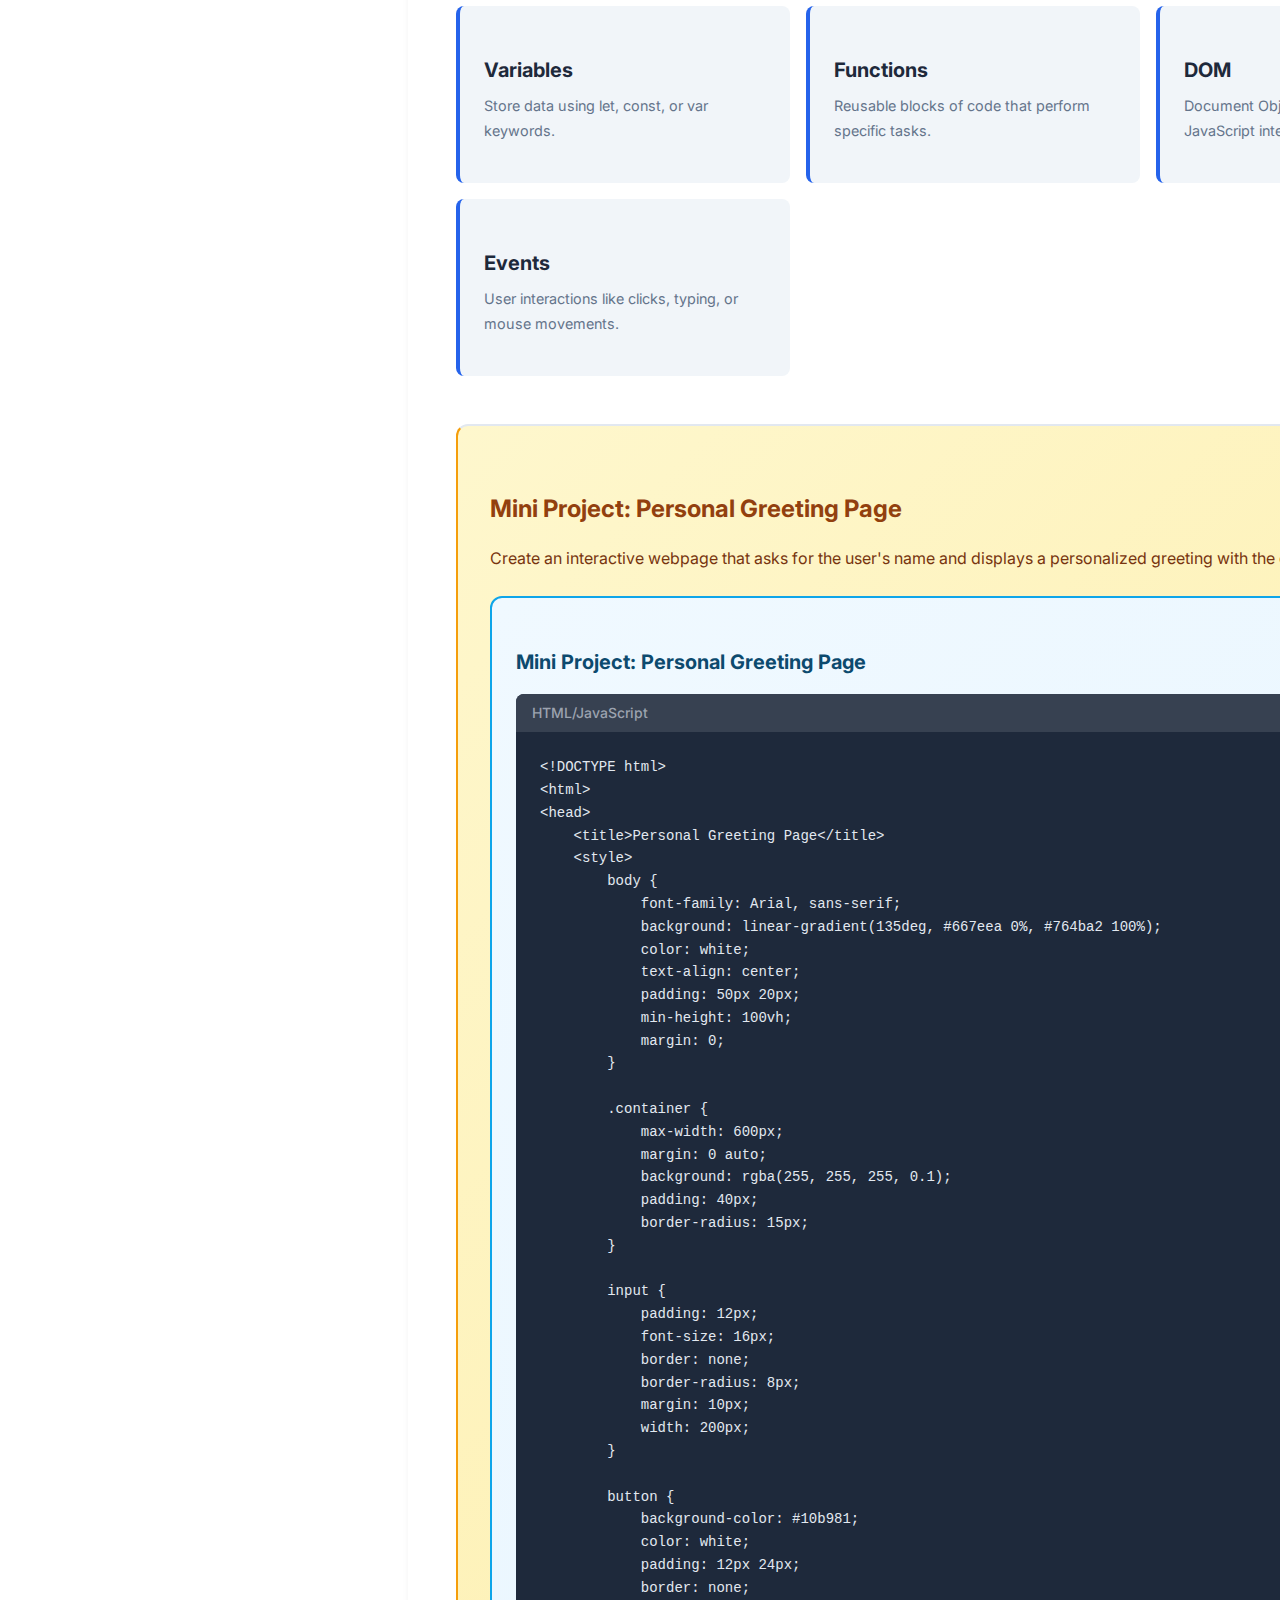
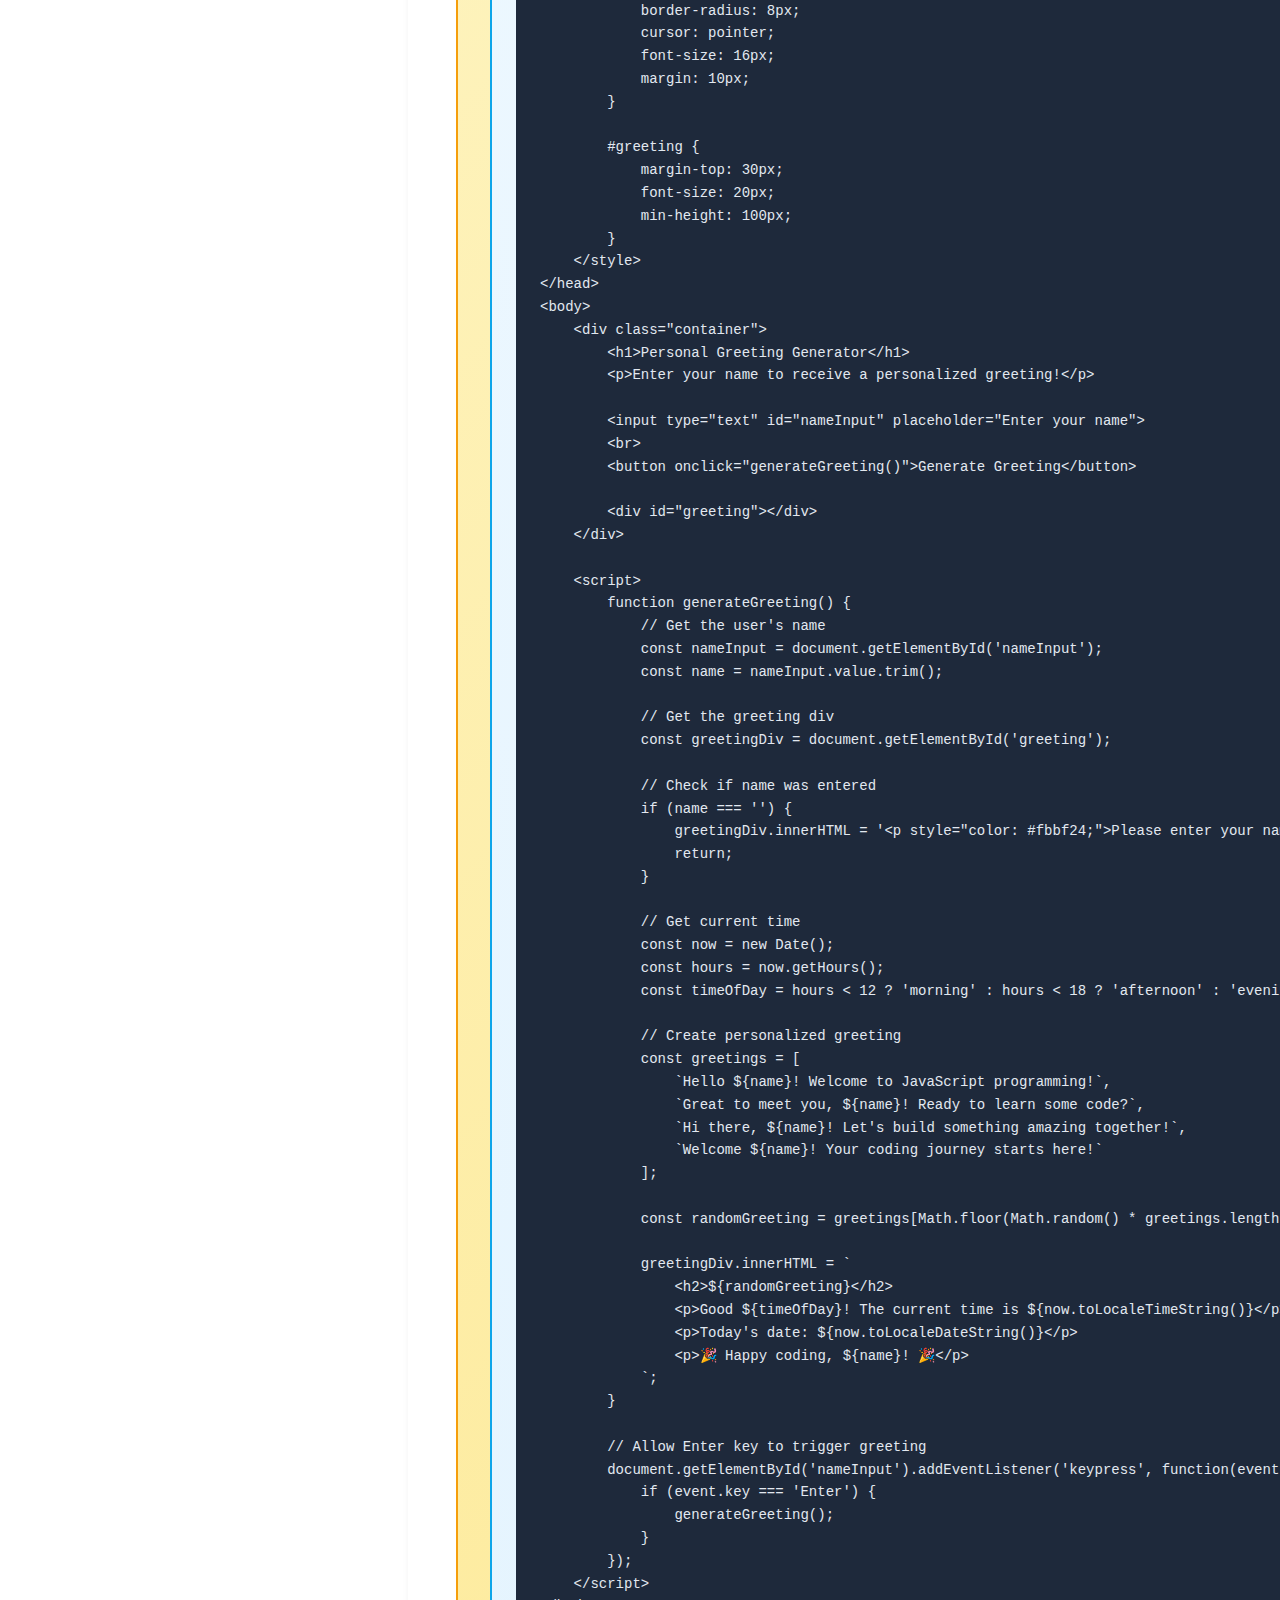
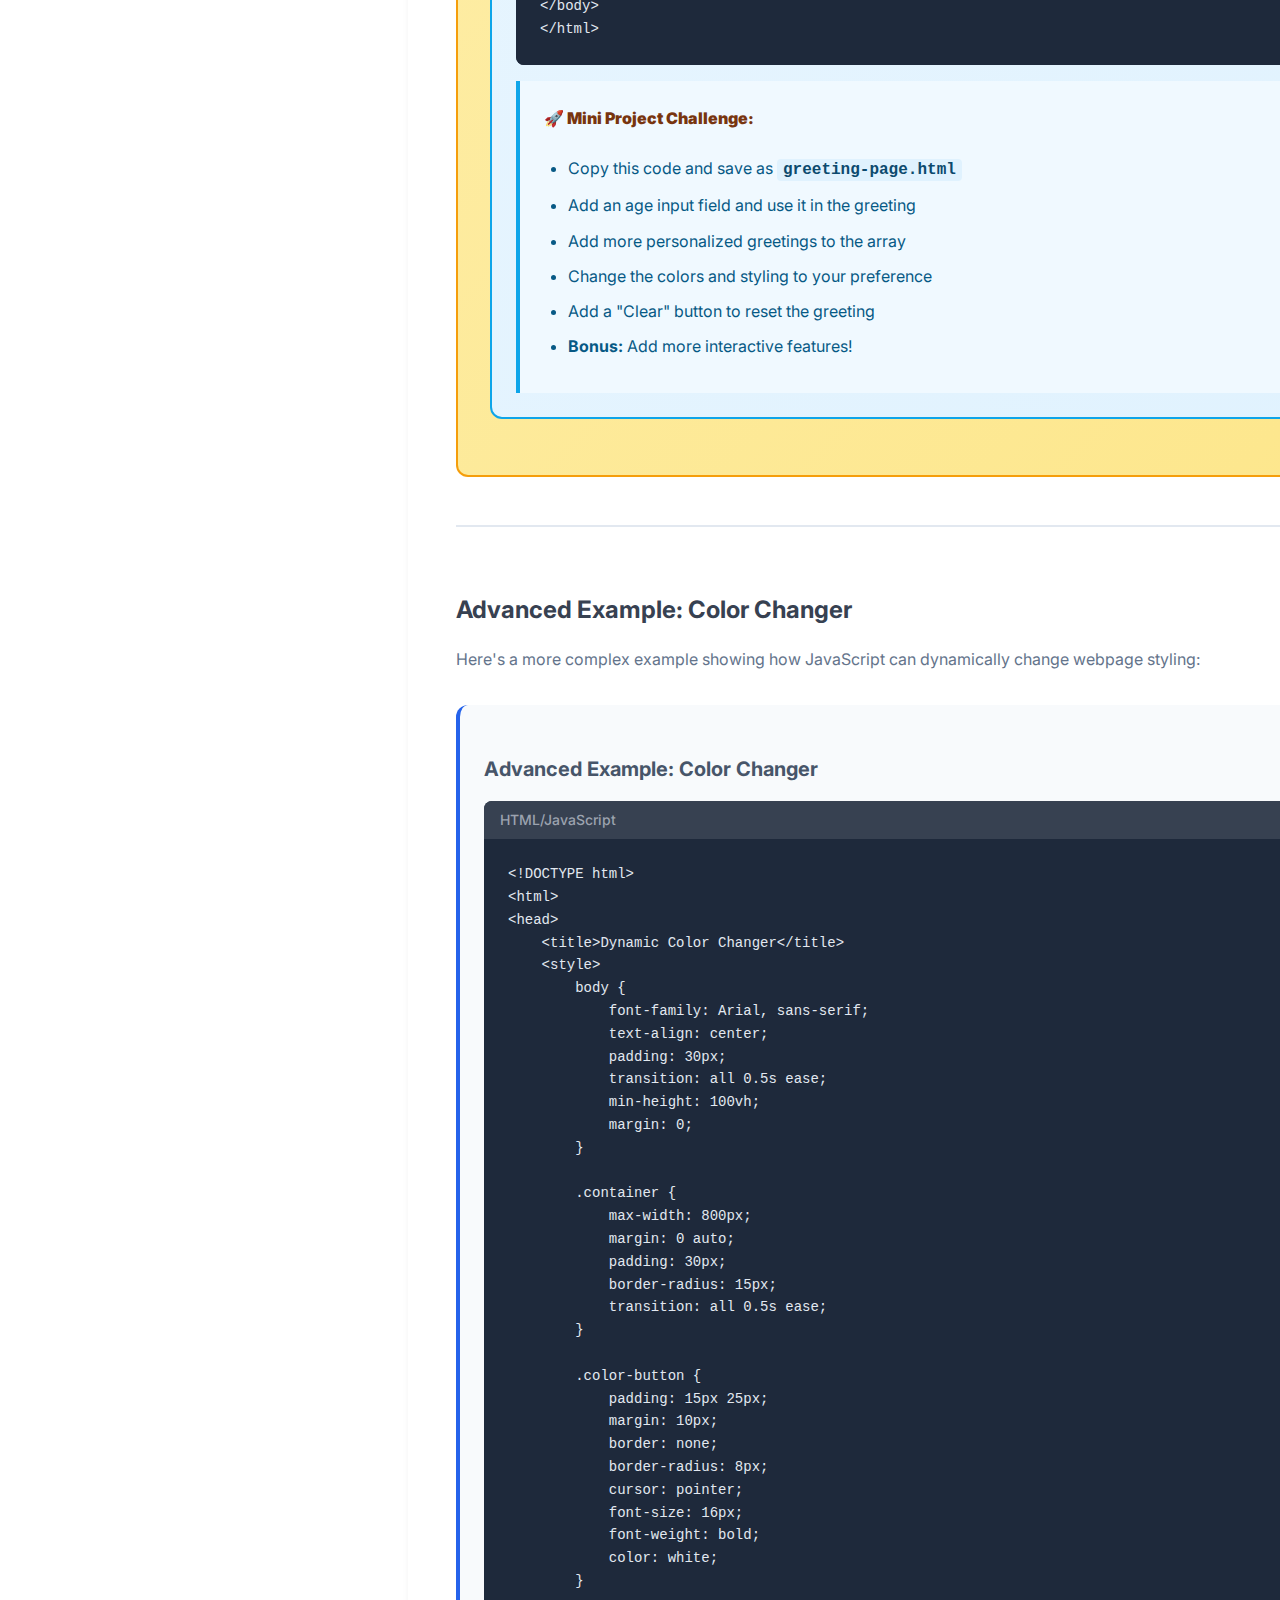
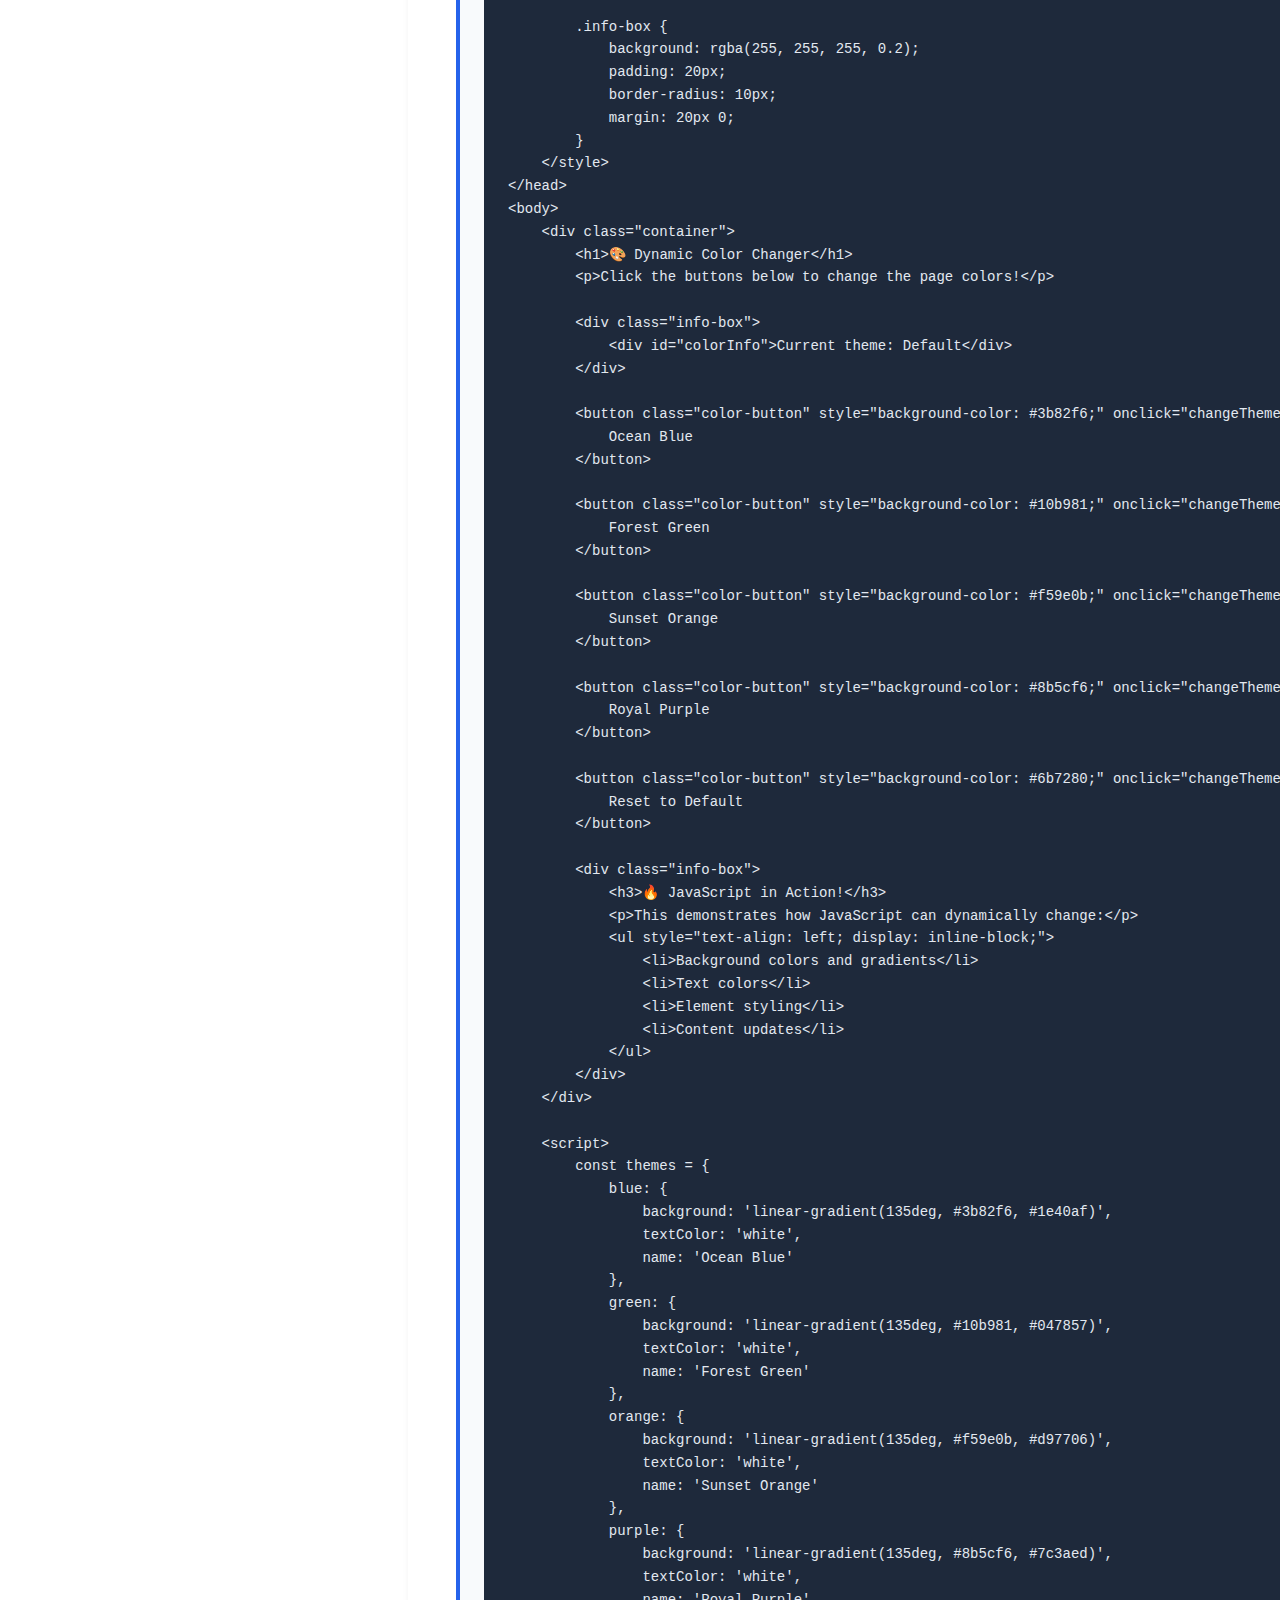
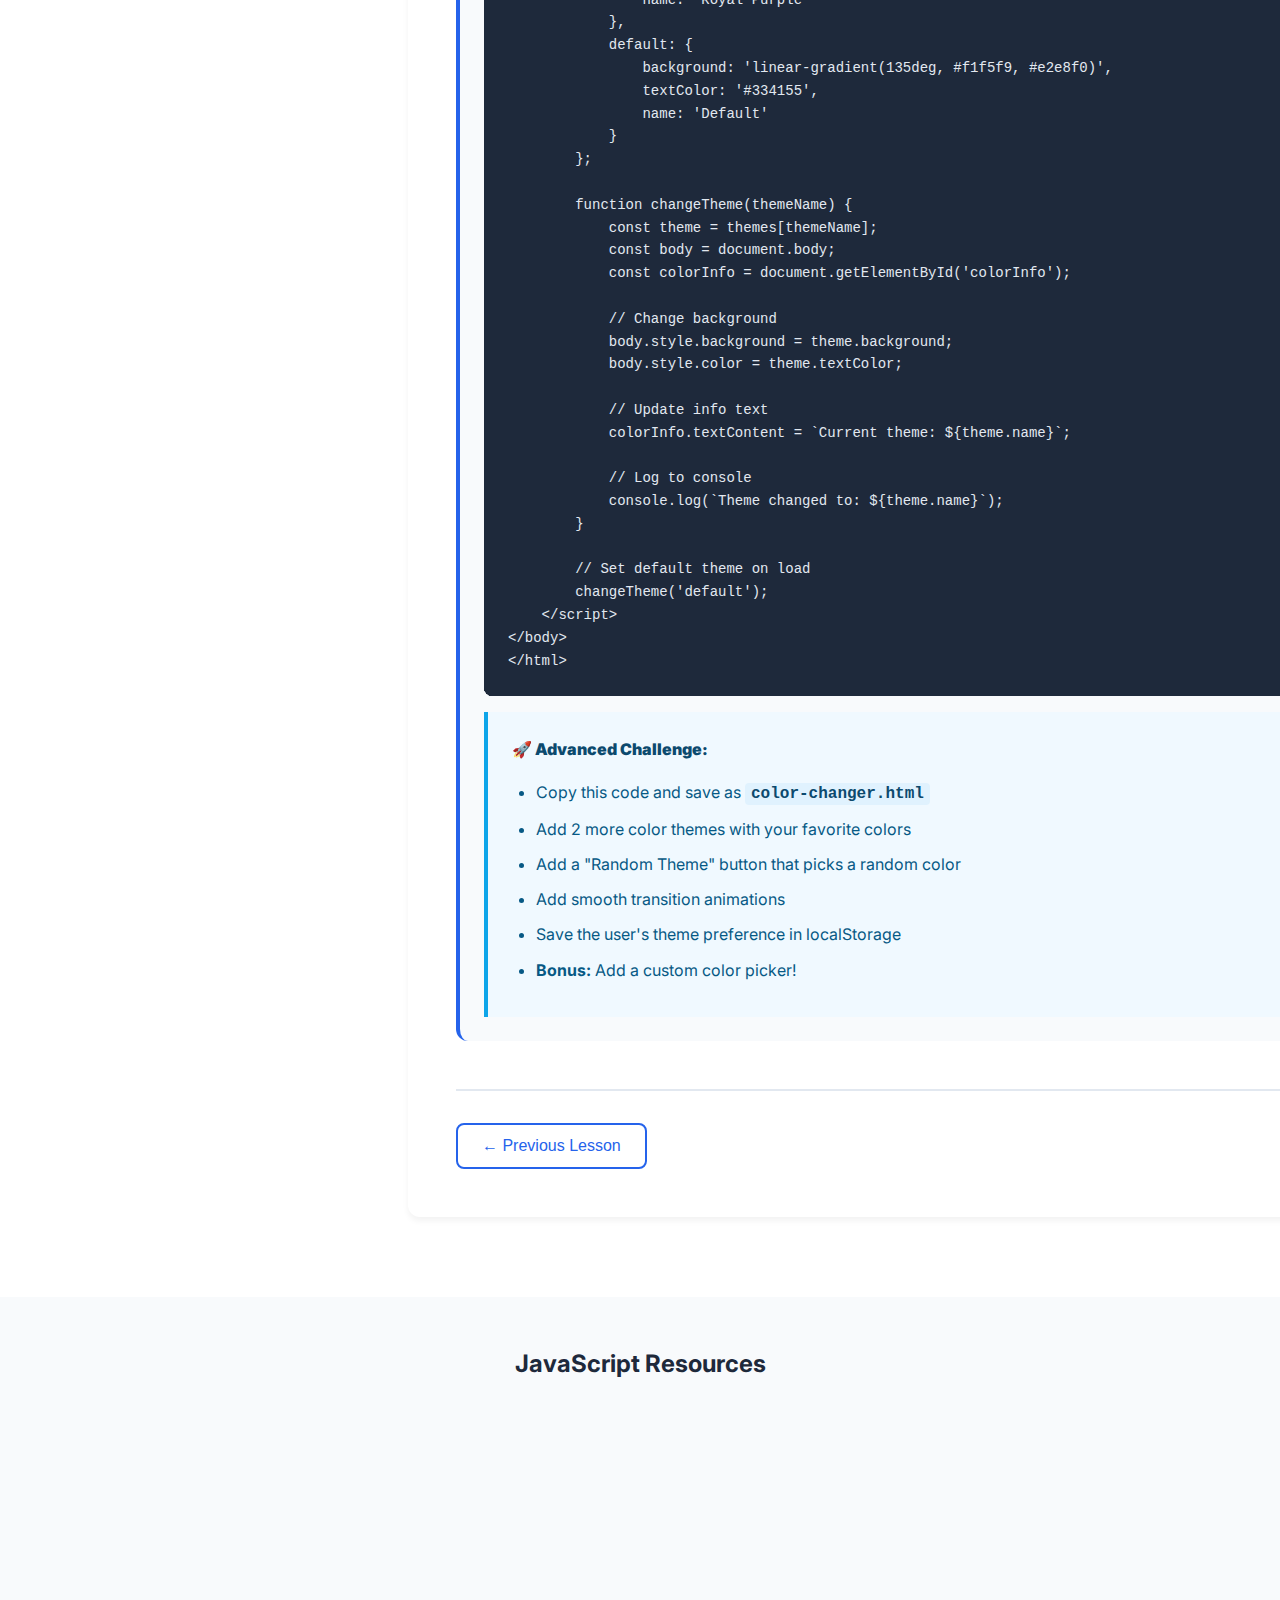
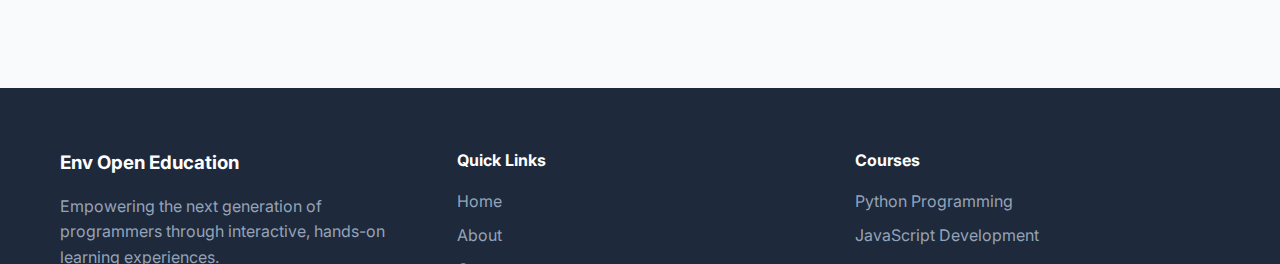
<file: javascript-course.html>
<!DOCTYPE html>
<html lang="en">
<head>
    <meta charset="UTF-8">
    <meta name="viewport" content="width=device-width, initial-scale=1.0">
    <title>JavaScript Development Course - Env Open Education</title>
    <link rel="stylesheet" href="css/style.css">
    <link href="https://fonts.googleapis.com/css2?family=Inter:wght@300;400;500;600;700&display=swap" rel="stylesheet">
</head>
<body>
    <nav class="navbar">
        <div class="nav-container">
            <div class="nav-logo">
                <h2>Env Open Education</h2>
            </div>
            <ul class="nav-menu">
                <li class="nav-item">
                    <a href="index.html" class="nav-link">Home</a>
                </li>
                <li class="nav-item">
                    <a href="about.html" class="nav-link">About</a>
                </li>
                <li class="nav-item">
                    <a href="courses.html" class="nav-link">Courses</a>
                </li>
                <li class="nav-item">
                    <a href="python-course.html" class="nav-link">Python</a>
                </li>
                <li class="nav-item">
                    <a href="javascript-course.html" class="nav-link active">JavaScript</a>
                </li>
            </ul>
            <div class="hamburger">
                <span class="bar"></span>
                <span class="bar"></span>
                <span class="bar"></span>
            </div>
        </div>
    </nav>

    <main class="main-content">
        <section class="course-hero">
            <div class="container">
                <div class="course-hero-content">
                    <div class="course-info">
                        <div class="course-icon-large">📜</div>
                        <h1>JavaScript Development Course</h1>
                        <p>Master JavaScript and build dynamic web applications from fundamentals to advanced concepts.</p>
                        <div class="course-meta">
                            <span class="meta-item">📚 6 Lessons</span>
                            <span class="meta-item">🚀 Hands-on Examples</span>
                            <span class="meta-item">⏱️ 2-3 Hours</span>
                            <span class="meta-item">🌐 Web Development</span>
                        </div>
                    </div>
                </div>
            </div>
        </section>

        <section class="course-content">
            <div class="container">
                <div class="course-layout">
                    <div class="course-sidebar">
                        <div class="progress-card">
                            <h3>Your Progress</h3>
                            <div class="progress-circle">
                                <span class="progress-text">0%</span>
                            </div>
                            <p>0 of 6 lessons completed</p>
                        </div>

                        <div class="lesson-navigation">
                            <h3>Course Modules</h3>
                            <div class="module-list">
                                <div class="module-item active">
                                    <h4>Module 1: JavaScript Fundamentals</h4>
                                    <ul class="lesson-list">
                                        <li class="lesson-item active"><a href="#lesson-1">Introduction to JavaScript</a></li>
                                        <li class="lesson-item"><a href="#lesson-2">Data Types and Operators</a></li>
                                        <li class="lesson-item"><a href="#lesson-3">Control Flow</a></li>
                                        <li class="lesson-item"><a href="#lesson-4">Functions</a></li>
                                        <li class="lesson-item"><a href="#lesson-5">DOM Manipulation</a></li>
                                        <li class="lesson-item"><a href="#lesson-6">Events and Event Handling</a></li>
                                    </ul>
                                </div>
                            </div>
                        </div>
                    </div>

                    <div class="course-main">
                        <div class="lesson-content" id="lesson-1">
                            <h2>Lesson 1: Introduction to JavaScript</h2>
                            <p>Welcome to JavaScript! JavaScript is the programming language of the web, enabling interactive and dynamic websites.</p>
                            
                            <h3>What is JavaScript?</h3>
                            <p>JavaScript is a versatile programming language that runs in web browsers and on servers. It's essential for modern web development and can create everything from simple interactive elements to complex web applications.</p>

                            <h3>Your First JavaScript Program</h3>
                            <p>Let's start with a simple example that shows JavaScript in action. We'll create an interactive button that responds to user clicks.</p>

                            <div class="code-example">
                                <h4>Example: Interactive Button</h4>
                                <div class="code-block">
                                    <div class="code-header">
                                        <span class="code-language">HTML/JavaScript</span>
                                        <button class="copy-btn" onclick="copyCode(this)">Copy</button>
                                    </div>
                                    <pre><code>&lt;!DOCTYPE html&gt;
&lt;html&gt;
&lt;head&gt;
    &lt;title&gt;Interactive Button Example&lt;/title&gt;
    &lt;style&gt;
        body {
            font-family: Arial, sans-serif;
            text-align: center;
            padding: 50px;
            background-color: #f0f4f8;
        }
        
        .my-button {
            background-color: #2563eb;
            color: white;
            padding: 15px 30px;
            font-size: 18px;
            border: none;
            border-radius: 8px;
            cursor: pointer;
        }
    &lt;/style&gt;
&lt;/head&gt;
&lt;body&gt;
    &lt;h1&gt;My First Interactive Button&lt;/h1&gt;
    &lt;p&gt;Click the button below to see JavaScript in action!&lt;/p&gt;
    
    &lt;button id="myButton" class="my-button"&gt;Click Me!&lt;/button&gt;
    
    &lt;script&gt;
        // Get the button element
        const button = document.getElementById('myButton');
        
        // Add event listener for click
        button.addEventListener('click', function() {
            alert('Hello! You just clicked your first JavaScript button!');
            console.log('Button was clicked!');
        });
    &lt;/script&gt;
&lt;/body&gt;
&lt;/html&gt;</code></pre>
                                </div>
                                <div class="run-instructions">
                                    <p><strong>💡 How to run this code:</strong></p>
                                    <ol>
                                        <li>Copy the code above</li>
                                        <li>Save it as <code>interactive-button.html</code></li>
                                        <li>Open the file in any web browser</li>
                                        <li>Click the button and see the alert message!</li>
                                        <li>Press F12 to open Developer Tools and see the console output</li>
                                    </ol>
                                </div>
                            </div>

                            <div class="explanation">
                                <h4>Code Explanation:</h4>
                                <ul>
                                    <li><code>document.getElementById()</code> selects an HTML element by its ID</li>
                                    <li><code>addEventListener()</code> listens for events like clicks</li>
                                    <li><code>alert()</code> displays a popup message to the user</li>
                                    <li>JavaScript makes the web page interactive and responsive</li>
                                </ul>
                            </div>

                            <div class="practice-section">
                                <h3>Variables and Console Output</h3>
                                <p>JavaScript uses variables to store data. Let's explore different ways to create variables and display information.</p>
                                
                                <div class="code-playground">
                                    <h4>Practice: Variables and Output</h4>
                                    <div class="code-block">
                                        <div class="code-header">
                                            <span class="code-language">HTML/JavaScript</span>
                                            <button class="copy-btn" onclick="copyCode(this)">Copy</button>
                                        </div>
                                        <pre><code>&lt;!DOCTYPE html&gt;
&lt;html&gt;
&lt;head&gt;
    &lt;title&gt;JavaScript Variables Practice&lt;/title&gt;
    &lt;style&gt;
        body {
            font-family: Arial, sans-serif;
            padding: 20px;
            background-color: #f8fafc;
        }
        
        .output {
            background-color: white;
            padding: 20px;
            border-radius: 8px;
            margin: 10px 0;
            border-left: 4px solid #2563eb;
        }
    &lt;/style&gt;
&lt;/head&gt;
&lt;body&gt;
    &lt;h1&gt;JavaScript Variables and Output&lt;/h1&gt;
    &lt;div id="output" class="output"&gt;&lt;/div&gt;
    
    &lt;script&gt;
        // Different ways to create variables
        let name = "Env Open Education Student";
        const age = 25;
        var city = "Your City";
        
        // Boolean and number variables
        let isLearning = true;
        let favoriteNumber = 42;
        
        // Display information in the webpage
        const outputDiv = document.getElementById('output');
        
        outputDiv.innerHTML = `
            &lt;h2&gt;Variable Examples:&lt;/h2&gt;
            &lt;p&gt;&lt;strong&gt;Name:&lt;/strong&gt; ${name}&lt;/p&gt;
            &lt;p&gt;&lt;strong&gt;Age:&lt;/strong&gt; ${age}&lt;/p&gt;
            &lt;p&gt;&lt;strong&gt;City:&lt;/strong&gt; ${city}&lt;/p&gt;
            &lt;p&gt;&lt;strong&gt;Currently Learning:&lt;/strong&gt; ${isLearning}&lt;/p&gt;
            &lt;p&gt;&lt;strong&gt;Favorite Number:&lt;/strong&gt; ${favoriteNumber}&lt;/p&gt;
        `;
        
        // Also log to console (open browser dev tools to see)
        console.log("Name:", name);
        console.log("Age:", age);
        console.log("City:", city);
        console.log("Is Learning:", isLearning);
        console.log("Favorite Number:", favoriteNumber);
    &lt;/script&gt;
&lt;/body&gt;
&lt;/html&gt;</code></pre>
                                    </div>
                                    <div class="exercise-instructions">
                                        <p><strong>🎯 Practice Exercise:</strong></p>
                                        <ul>
                                            <li>Copy this code and save as <code>variables-practice.html</code></li>
                                            <li>Change the variable values to your own information</li>
                                            <li>Add 2 more variables (like hobby, school, etc.)</li>
                                            <li>Update the HTML template to display your new variables</li>
                                            <li>Open in browser and check the console (F12)</li>
                                        </ul>
                                    </div>
                                </div>
                            </div>

                            <div class="key-concepts">
                                <h3>Key Concepts</h3>
                                <div class="concept-grid">
                                    <div class="concept-card">
                                        <h4>Variables</h4>
                                        <p>Store data using let, const, or var keywords.</p>
                                    </div>
                                    <div class="concept-card">
                                        <h4>Functions</h4>
                                        <p>Reusable blocks of code that perform specific tasks.</p>
                                    </div>
                                    <div class="concept-card">
                                        <h4>DOM</h4>
                                        <p>Document Object Model - how JavaScript interacts with HTML.</p>
                                    </div>
                                    <div class="concept-card">
                                        <h4>Events</h4>
                                        <p>User interactions like clicks, typing, or mouse movements.</p>
                                    </div>
                                </div>
                            </div>

                            <div class="mini-project">
                                <h3>Mini Project: Personal Greeting Page</h3>
                                <p>Create an interactive webpage that asks for the user's name and displays a personalized greeting with the current time.</p>
                                
                                <div class="project-playground">
                                    <h4>Mini Project: Personal Greeting Page</h4>
                                    <div class="code-block">
                                        <div class="code-header">
                                            <span class="code-language">HTML/JavaScript</span>
                                            <button class="copy-btn" onclick="copyCode(this)">Copy</button>
                                        </div>
                                        <pre><code>&lt;!DOCTYPE html&gt;
&lt;html&gt;
&lt;head&gt;
    &lt;title&gt;Personal Greeting Page&lt;/title&gt;
    &lt;style&gt;
        body {
            font-family: Arial, sans-serif;
            background: linear-gradient(135deg, #667eea 0%, #764ba2 100%);
            color: white;
            text-align: center;
            padding: 50px 20px;
            min-height: 100vh;
            margin: 0;
        }
        
        .container {
            max-width: 600px;
            margin: 0 auto;
            background: rgba(255, 255, 255, 0.1);
            padding: 40px;
            border-radius: 15px;
        }
        
        input {
            padding: 12px;
            font-size: 16px;
            border: none;
            border-radius: 8px;
            margin: 10px;
            width: 200px;
        }
        
        button {
            background-color: #10b981;
            color: white;
            padding: 12px 24px;
            border: none;
            border-radius: 8px;
            cursor: pointer;
            font-size: 16px;
            margin: 10px;
        }
        
        #greeting {
            margin-top: 30px;
            font-size: 20px;
            min-height: 100px;
        }
    &lt;/style&gt;
&lt;/head&gt;
&lt;body&gt;
    &lt;div class="container"&gt;
        &lt;h1&gt;Personal Greeting Generator&lt;/h1&gt;
        &lt;p&gt;Enter your name to receive a personalized greeting!&lt;/p&gt;
        
        &lt;input type="text" id="nameInput" placeholder="Enter your name"&gt;
        &lt;br&gt;
        &lt;button onclick="generateGreeting()"&gt;Generate Greeting&lt;/button&gt;
        
        &lt;div id="greeting"&gt;&lt;/div&gt;
    &lt;/div&gt;
    
    &lt;script&gt;
        function generateGreeting() {
            // Get the user's name
            const nameInput = document.getElementById('nameInput');
            const name = nameInput.value.trim();
            
            // Get the greeting div
            const greetingDiv = document.getElementById('greeting');
            
            // Check if name was entered
            if (name === '') {
                greetingDiv.innerHTML = '&lt;p style="color: #fbbf24;"&gt;Please enter your name first!&lt;/p&gt;';
                return;
            }
            
            // Get current time
            const now = new Date();
            const hours = now.getHours();
            const timeOfDay = hours &lt; 12 ? 'morning' : hours &lt; 18 ? 'afternoon' : 'evening';
            
            // Create personalized greeting
            const greetings = [
                `Hello ${name}! Welcome to JavaScript programming!`,
                `Great to meet you, ${name}! Ready to learn some code?`,
                `Hi there, ${name}! Let's build something amazing together!`,
                `Welcome ${name}! Your coding journey starts here!`
            ];
            
            const randomGreeting = greetings[Math.floor(Math.random() * greetings.length)];
            
            greetingDiv.innerHTML = `
                &lt;h2&gt;${randomGreeting}&lt;/h2&gt;
                &lt;p&gt;Good ${timeOfDay}! The current time is ${now.toLocaleTimeString()}&lt;/p&gt;
                &lt;p&gt;Today's date: ${now.toLocaleDateString()}&lt;/p&gt;
                &lt;p&gt;🎉 Happy coding, ${name}! 🎉&lt;/p&gt;
            `;
        }
        
        // Allow Enter key to trigger greeting
        document.getElementById('nameInput').addEventListener('keypress', function(event) {
            if (event.key === 'Enter') {
                generateGreeting();
            }
        });
    &lt;/script&gt;
&lt;/body&gt;
&lt;/html&gt;</code></pre>
                                    </div>
                                    <div class="project-instructions">
                                        <p><strong>🚀 Mini Project Challenge:</strong></p>
                                        <ul>
                                            <li>Copy this code and save as <code>greeting-page.html</code></li>
                                            <li>Add an age input field and use it in the greeting</li>
                                            <li>Add more personalized greetings to the array</li>
                                            <li>Change the colors and styling to your preference</li>
                                            <li>Add a "Clear" button to reset the greeting</li>
                                            <li><strong>Bonus:</strong> Add more interactive features!</li>
                                        </ul>
                                    </div>
                                </div>
                            </div>

                            <div class="advanced-example">
                                <h3>Advanced Example: Color Changer</h3>
                                <p>Here's a more complex example showing how JavaScript can dynamically change webpage styling:</p>
                                
                                <div class="advanced-playground">
                                    <h4>Advanced Example: Color Changer</h4>
                                    <div class="code-block">
                                        <div class="code-header">
                                            <span class="code-language">HTML/JavaScript</span>
                                            <button class="copy-btn" onclick="copyCode(this)">Copy</button>
                                        </div>
                                        <pre><code>&lt;!DOCTYPE html&gt;
&lt;html&gt;
&lt;head&gt;
    &lt;title&gt;Dynamic Color Changer&lt;/title&gt;
    &lt;style&gt;
        body {
            font-family: Arial, sans-serif;
            text-align: center;
            padding: 30px;
            transition: all 0.5s ease;
            min-height: 100vh;
            margin: 0;
        }
        
        .container {
            max-width: 800px;
            margin: 0 auto;
            padding: 30px;
            border-radius: 15px;
            transition: all 0.5s ease;
        }
        
        .color-button {
            padding: 15px 25px;
            margin: 10px;
            border: none;
            border-radius: 8px;
            cursor: pointer;
            font-size: 16px;
            font-weight: bold;
            color: white;
        }
        
        .info-box {
            background: rgba(255, 255, 255, 0.2);
            padding: 20px;
            border-radius: 10px;
            margin: 20px 0;
        }
    &lt;/style&gt;
&lt;/head&gt;
&lt;body&gt;
    &lt;div class="container"&gt;
        &lt;h1&gt;🎨 Dynamic Color Changer&lt;/h1&gt;
        &lt;p&gt;Click the buttons below to change the page colors!&lt;/p&gt;
        
        &lt;div class="info-box"&gt;
            &lt;div id="colorInfo"&gt;Current theme: Default&lt;/div&gt;
        &lt;/div&gt;
        
        &lt;button class="color-button" style="background-color: #3b82f6;" onclick="changeTheme('blue')"&gt;
            Ocean Blue
        &lt;/button&gt;
        
        &lt;button class="color-button" style="background-color: #10b981;" onclick="changeTheme('green')"&gt;
            Forest Green
        &lt;/button&gt;
        
        &lt;button class="color-button" style="background-color: #f59e0b;" onclick="changeTheme('orange')"&gt;
            Sunset Orange
        &lt;/button&gt;
        
        &lt;button class="color-button" style="background-color: #8b5cf6;" onclick="changeTheme('purple')"&gt;
            Royal Purple
        &lt;/button&gt;
        
        &lt;button class="color-button" style="background-color: #6b7280;" onclick="changeTheme('default')"&gt;
            Reset to Default
        &lt;/button&gt;
        
        &lt;div class="info-box"&gt;
            &lt;h3&gt;🔥 JavaScript in Action!&lt;/h3&gt;
            &lt;p&gt;This demonstrates how JavaScript can dynamically change:&lt;/p&gt;
            &lt;ul style="text-align: left; display: inline-block;"&gt;
                &lt;li&gt;Background colors and gradients&lt;/li&gt;
                &lt;li&gt;Text colors&lt;/li&gt;
                &lt;li&gt;Element styling&lt;/li&gt;
                &lt;li&gt;Content updates&lt;/li&gt;
            &lt;/ul&gt;
        &lt;/div&gt;
    &lt;/div&gt;
    
    &lt;script&gt;
        const themes = {
            blue: {
                background: 'linear-gradient(135deg, #3b82f6, #1e40af)',
                textColor: 'white',
                name: 'Ocean Blue'
            },
            green: {
                background: 'linear-gradient(135deg, #10b981, #047857)',
                textColor: 'white',
                name: 'Forest Green'
            },
            orange: {
                background: 'linear-gradient(135deg, #f59e0b, #d97706)',
                textColor: 'white',
                name: 'Sunset Orange'
            },
            purple: {
                background: 'linear-gradient(135deg, #8b5cf6, #7c3aed)',
                textColor: 'white',
                name: 'Royal Purple'
            },
            default: {
                background: 'linear-gradient(135deg, #f1f5f9, #e2e8f0)',
                textColor: '#334155',
                name: 'Default'
            }
        };
        
        function changeTheme(themeName) {
            const theme = themes[themeName];
            const body = document.body;
            const colorInfo = document.getElementById('colorInfo');
            
            // Change background
            body.style.background = theme.background;
            body.style.color = theme.textColor;
            
            // Update info text
            colorInfo.textContent = `Current theme: ${theme.name}`;
            
            // Log to console
            console.log(`Theme changed to: ${theme.name}`);
        }
        
        // Set default theme on load
        changeTheme('default');
    &lt;/script&gt;
&lt;/body&gt;
&lt;/html&gt;</code></pre>
                                    </div>
                                    <div class="project-instructions">
                                        <p><strong>🚀 Advanced Challenge:</strong></p>
                                        <ul>
                                            <li>Copy this code and save as <code>color-changer.html</code></li>
                                            <li>Add 2 more color themes with your favorite colors</li>
                                            <li>Add a "Random Theme" button that picks a random color</li>
                                            <li>Add smooth transition animations</li>
                                            <li>Save the user's theme preference in localStorage</li>
                                            <li><strong>Bonus:</strong> Add a custom color picker!</li>
                                        </ul>
                                    </div>
                                </div>
                            </div>

                            <div class="lesson-navigation-buttons">
                                <button class="btn btn-secondary" disabled>← Previous Lesson</button>
                                <button class="btn btn-primary" onclick="nextLesson()">Next Lesson →</button>
                            </div>
                        </div>

                        <div class="lesson-content hidden" id="lesson-2">
                            <h2>Lesson 2: Data Types and Operators</h2>
                            <p>Explore JavaScript's data types and learn how to work with different operators.</p>
                            
                            <h3>JavaScript Data Types</h3>
                            <p>JavaScript has several built-in data types that you'll use regularly.</p>

                            <div class="code-example">
                                <h4>Example: Data Types</h4>
                                <div class="code-block">
                                    <div class="code-header">
                                        <span class="code-language">JavaScript</span>
                                        <button class="copy-btn" onclick="copyCode(this)">Copy</button>
                                    </div>
                                    <pre><code>// Number type
let age = 25;
let price = 99.99;
let temperature = -10;

// String type
let name = "JavaScript";
let message = 'Hello, World!';
let template = `Welcome, ${name}!`;

// Boolean type
let isActive = true;
let isComplete = false;

// Null and Undefined
let data = null;
let result; // undefined

// Array
let numbers = [1, 2, 3, 4, 5];
let fruits = ["apple", "banana", "orange"];

// Object
let person = {
    name: "Alice",
    age: 30,
    city: "New York"
};

console.log("Type of age:", typeof age);
console.log("Type of name:", typeof name);
console.log("Type of person:", typeof person);</code></pre>
                                </div>
                            </div>

                            <h3>Operators</h3>
                            <div class="code-example">
                                <h4>Example: JavaScript Operators</h4>
                                <div class="code-block">
                                    <div class="code-header">
                                        <span class="code-language">JavaScript</span>
                                        <button class="copy-btn" onclick="copyCode(this)">Copy</button>
                                    </div>
                                    <pre><code>// Arithmetic operators
let a = 10;
let b = 3;

console.log("Addition:", a + b);        // 13
console.log("Subtraction:", a - b);     // 7
console.log("Multiplication:", a * b);  // 30
console.log("Division:", a / b);        // 3.333...
console.log("Remainder:", a % b);       // 1
console.log("Exponentiation:", a ** b); // 1000

// Comparison operators
console.log("Equal:", a == b);          // false
console.log("Strict equal:", a === b);  // false
console.log("Not equal:", a != b);      // true
console.log("Greater than:", a > b);    // true

// Logical operators
let x = true;
let y = false;

console.log("AND:", x && y);  // false
console.log("OR:", x || y);   // true
console.log("NOT:", !x);      // false</code></pre>
                                </div>
                            </div>

                            <div class="lesson-navigation-buttons">
                                <button class="btn btn-secondary" onclick="previousLesson()">← Previous Lesson</button>
                                <button class="btn btn-primary" onclick="nextLesson()">Next Lesson →</button>
                            </div>
                        </div>

                        <div class="lesson-content hidden" id="lesson-3">
                            <h2>Lesson 3: Control Flow</h2>
                            <p>Learn how to control the flow of your program with conditionals and loops.</p>
                            
                            <h3>Conditional Statements</h3>
                            <p>Use if, else if, and else statements to make decisions in your code.</p>

                            <div class="code-example">
                                <h4>Example: If Statements</h4>
                                <div class="code-block">
                                    <div class="code-header">
                                        <span class="code-language">JavaScript</span>
                                        <button class="copy-btn" onclick="copyCode(this)">Copy</button>
                                    </div>
                                    <pre><code>// Basic if statement
let score = 85;

if (score >= 90) {
    console.log("Grade: A");
} else if (score >= 80) {
    console.log("Grade: B");
} else if (score >= 70) {
    console.log("Grade: C");
} else if (score >= 60) {
    console.log("Grade: D");
} else {
    console.log("Grade: F");
}

// Switch statement
let day = "Monday";

switch (day) {
    case "Monday":
        console.log("Start of the work week!");
        break;
    case "Friday":
        console.log("TGIF!");
        break;
    case "Saturday":
    case "Sunday":
        console.log("Weekend!");
        break;
    default:
        console.log("Regular day");
}</code></pre>
                                </div>
                            </div>

                            <h3>Loops</h3>
                            <div class="code-example">
                                <h4>Example: JavaScript Loops</h4>
                                <div class="code-block">
                                    <div class="code-header">
                                        <span class="code-language">JavaScript</span>
                                        <button class="copy-btn" onclick="copyCode(this)">Copy</button>
                                    </div>
                                    <pre><code>// For loop
for (let i = 0; i < 5; i++) {
    console.log("For loop:", i);
}

// While loop
let count = 0;
while (count < 3) {
    console.log("While loop:", count);
    count++;
}

// For...of loop (arrays)
let fruits = ["apple", "banana", "orange"];
for (let fruit of fruits) {
    console.log("Fruit:", fruit);
}

// For...in loop (objects)
let person = {name: "Alice", age: 30, city: "NYC"};
for (let key in person) {
    console.log(`${key}: ${person[key]}`);
}</code></pre>
                                </div>
                            </div>

                            <div class="lesson-navigation-buttons">
                                <button class="btn btn-secondary" onclick="previousLesson()">← Previous Lesson</button>
                                <button class="btn btn-primary" onclick="nextLesson()">Next Lesson →</button>
                            </div>
                        </div>

                        <div class="lesson-content hidden" id="lesson-4">
                            <h2>Lesson 4: Functions</h2>
                            <p>Master JavaScript functions, from basic declarations to advanced arrow functions.</p>
                            
                            <h3>Function Declarations</h3>
                            <p>Functions are reusable blocks of code that perform specific tasks.</p>

                            <div class="code-example">
                                <h4>Example: JavaScript Functions</h4>
                                <div class="code-block">
                                    <div class="code-header">
                                        <span class="code-language">JavaScript</span>
                                        <button class="copy-btn" onclick="copyCode(this)">Copy</button>
                                    </div>
                                    <pre><code>// Function declaration
function greet(name) {
    return `Hello, ${name}!`;
}

// Function expression
const add = function(a, b) {
    return a + b;
};

// Arrow function
const multiply = (a, b) => a * b;

// Arrow function with block body
const divide = (a, b) => {
    if (b === 0) {
        return "Cannot divide by zero";
    }
    return a / b;
};

// Using functions
console.log(greet("JavaScript"));
console.log(add(5, 3));
console.log(multiply(4, 7));
console.log(divide(10, 2));

// Function with default parameters
function createProfile(name, age = 25, city = "Unknown") {
    return {
        name: name,
        age: age,
        city: city
    };
}

console.log(createProfile("Alice"));
console.log(createProfile("Bob", 30, "London"));</code></pre>
                                </div>
                            </div>

                            <div class="lesson-navigation-buttons">
                                <button class="btn btn-secondary" onclick="previousLesson()">← Previous Lesson</button>
                                <button class="btn btn-primary" onclick="nextLesson()">Next Lesson →</button>
                            </div>
                        </div>

                        <div class="lesson-content hidden" id="lesson-5">
                            <h2>Lesson 5: DOM Manipulation</h2>
                            <p>Learn how to interact with HTML elements using JavaScript's DOM API.</p>
                            
                            <h3>Selecting Elements</h3>
                            <p>The DOM (Document Object Model) allows you to interact with HTML elements.</p>

                            <div class="code-example">
                                <h4>Example: DOM Selection</h4>
                                <div class="code-block">
                                    <div class="code-header">
                                        <span class="code-language">JavaScript</span>
                                        <button class="copy-btn" onclick="copyCode(this)">Copy</button>
                                    </div>
                                    <pre><code>// Selecting elements
const title = document.getElementById('main-title');
const buttons = document.getElementsByClassName('btn');
const paragraphs = document.getElementsByTagName('p');

// Modern selectors (recommended)
const firstButton = document.querySelector('.btn');
const allButtons = document.querySelectorAll('.btn');

// Modifying content
if (title) {
    title.textContent = "Welcome to JavaScript!";
    title.innerHTML = "<em>Welcome to JavaScript!</em>";
}

// Changing styles
const element = document.querySelector('.highlight');
if (element) {
    element.style.color = 'blue';
    element.style.backgroundColor = 'yellow';
    element.style.fontSize = '20px';
}

// Adding/removing classes
element.classList.add('active');
element.classList.remove('inactive');
element.classList.toggle('visible');</code></pre>
                                </div>
                            </div>

                            <h3>Creating and Modifying Elements</h3>
                            <div class="code-example">
                                <h4>Example: Creating Elements</h4>
                                <div class="code-block">
                                    <div class="code-header">
                                        <span class="code-language">JavaScript</span>
                                        <button class="copy-btn" onclick="copyCode(this)">Copy</button>
                                    </div>
                                    <pre><code>// Creating new elements
const newParagraph = document.createElement('p');
newParagraph.textContent = 'This is a new paragraph!';
newParagraph.className = 'dynamic-content';

// Adding elements to the page
const container = document.querySelector('#content');
if (container) {
    container.appendChild(newParagraph);
}

// Creating a list dynamically
const fruits = ['Apple', 'Banana', 'Orange'];
const list = document.createElement('ul');

fruits.forEach(fruit => {
    const listItem = document.createElement('li');
    listItem.textContent = fruit;
    list.appendChild(listItem);
});

// Add the list to the page
if (container) {
    container.appendChild(list);
}</code></pre>
                                </div>
                            </div>

                            <div class="lesson-navigation-buttons">
                                <button class="btn btn-secondary" onclick="previousLesson()">← Previous Lesson</button>
                                <button class="btn btn-primary" onclick="nextLesson()">Next Lesson →</button>
                            </div>
                        </div>

                        <div class="lesson-content hidden" id="lesson-6">
                            <h2>Lesson 6: Events and Event Handling</h2>
                            <p>Learn how to handle user interactions and create interactive web applications.</p>
                            
                            <h3>Event Listeners</h3>
                            <p>Events allow your JavaScript to respond to user actions like clicks, form submissions, and keyboard input.</p>

                            <div class="code-example">
                                <h4>Example: Event Handling</h4>
                                <div class="code-block">
                                    <div class="code-header">
                                        <span class="code-language">JavaScript</span>
                                        <button class="copy-btn" onclick="copyCode(this)">Copy</button>
                                    </div>
                                    <pre><code>// Click event
const button = document.querySelector('#my-button');
if (button) {
    button.addEventListener('click', function(event) {
        alert('Button clicked!');
        console.log('Event object:', event);
    });
}

// Multiple event types
const input = document.querySelector('#text-input');
if (input) {
    input.addEventListener('focus', () => {
        console.log('Input focused');
    });
    
    input.addEventListener('blur', () => {
        console.log('Input lost focus');
    });
    
    input.addEventListener('keyup', (event) => {
        console.log('Key pressed:', event.key);
        console.log('Current value:', event.target.value);
    });
}

// Form submission
const form = document.querySelector('#contact-form');
if (form) {
    form.addEventListener('submit', function(event) {
        event.preventDefault(); // Prevent default form submission
        
        const formData = new FormData(form);
        const name = formData.get('name');
        const email = formData.get('email');
        
        console.log('Form submitted:', { name, email });
    });
}</code></pre>
                                </div>
                            </div>

                            <div class="practice-section">
                                <h3>Course Complete! 🎉</h3>
                                <p>Congratulations! You've completed the JavaScript fundamentals course. You're now ready to build interactive web applications!</p>
                                
                                <div class="concept-grid">
                                    <div class="concept-card">
                                        <h4>What You've Mastered</h4>
                                        <p>Variables, functions, DOM manipulation, events, and more!</p>
                                    </div>
                                    <div class="concept-card">
                                        <h4>Next Steps</h4>
                                        <p>Build projects, learn frameworks, or explore advanced JavaScript concepts.</p>
                                    </div>
                                </div>
                            </div>

                            <div class="lesson-navigation-buttons">
                                <button class="btn btn-secondary" onclick="previousLesson()">← Previous Lesson</button>
                                <button class="btn btn-primary" disabled>Course Complete! ✅</button>
                            </div>
                        </div>
                    </div>
                </div>
            </div>
        </section>

        <section class="course-resources">
            <div class="container">
                <h2>JavaScript Resources</h2>
                <div class="resources-grid">
                    <div class="resource-card">
                        <h3>📖 MDN Documentation</h3>
                        <p>Comprehensive JavaScript reference and tutorials from Mozilla.</p>
                        <a href="https://developer.mozilla.org/en-US/docs/Web/JavaScript" target="_blank" rel="noopener" class="btn btn-outline">Visit MDN</a>
                    </div>
                    <div class="resource-card">
                        <h3>🏗️ Project Ideas</h3>
                        <p>Inspiring project ideas to practice your JavaScript skills.</p>
                        <a href="#" class="btn btn-outline">View Projects</a>
                    </div>
                    <div class="resource-card">
                        <h3>🛠️ Developer Tools</h3>
                        <p>Learn to use browser developer tools for debugging.</p>
                        <a href="#" class="btn btn-outline">Learn Tools</a>
                    </div>
                    <div class="resource-card">
                        <h3>🌐 Web APIs</h3>
                        <p>Explore browser APIs for advanced web development.</p>
                        <a href="#" class="btn btn-outline">Explore APIs</a>
                    </div>
                </div>
            </div>
        </section>
    </main>

    <footer class="footer">
        <div class="container">
            <div class="footer-content">
                <div class="footer-section">
                    <h3>Env Open Education</h3>
                    <p>Empowering the next generation of programmers through interactive, hands-on learning experiences.</p>
                </div>
                <div class="footer-section">
                    <h4>Quick Links</h4>
                    <ul>
                        <li><a href="index.html">Home</a></li>
                        <li><a href="about.html">About</a></li>
                        <li><a href="courses.html">Courses</a></li>
                    </ul>
                </div>
                <div class="footer-section">
                    <h4>Courses</h4>
                    <ul>
                        <li><a href="python-course.html">Python Programming</a></li>
                        <li><a href="javascript-course.html">JavaScript Development</a></li>
                    </ul>
                </div>
            </div>
            <div class="footer-bottom">
                <p>&copy; 2025 Env Open. All rights reserved.</p>
            </div>
        </div>
    </footer>

    <script src="js/script.js"></script>
    <script src="js/course.js"></script>
</body>
</html>
</file>
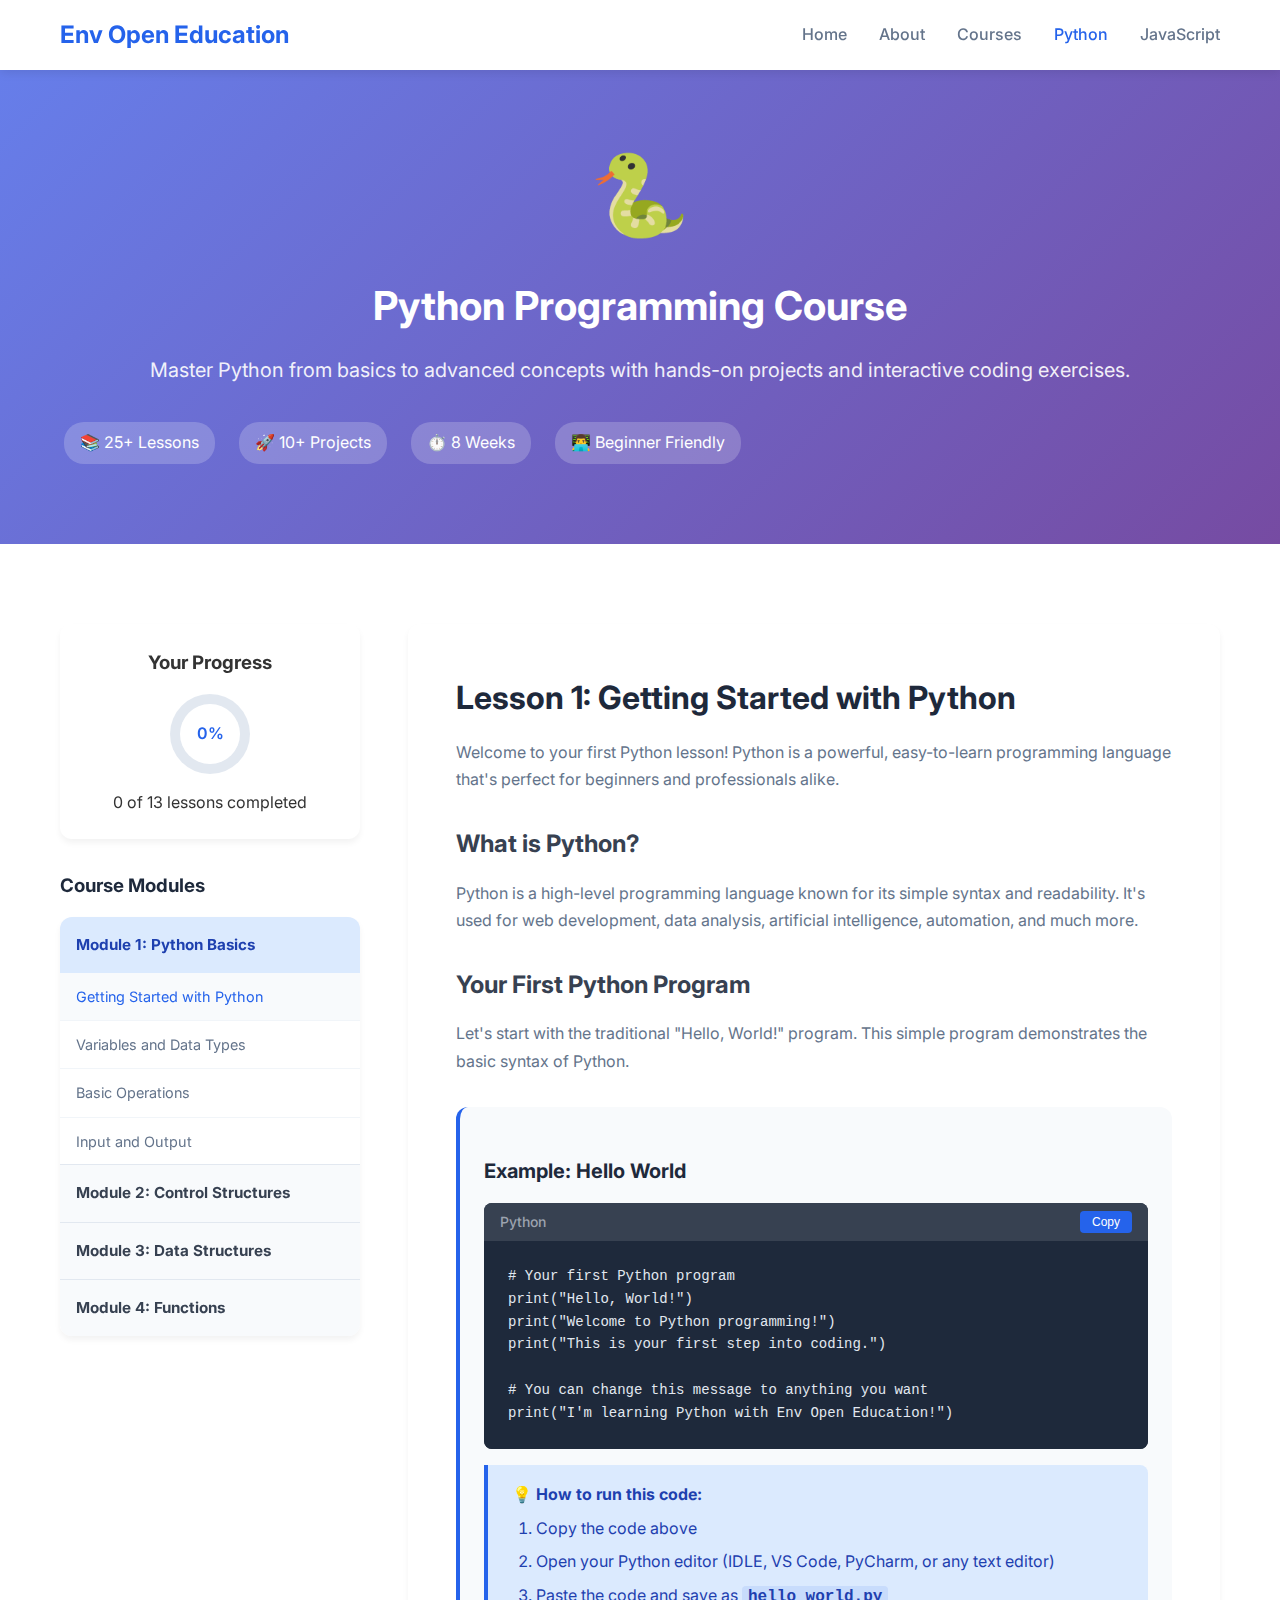
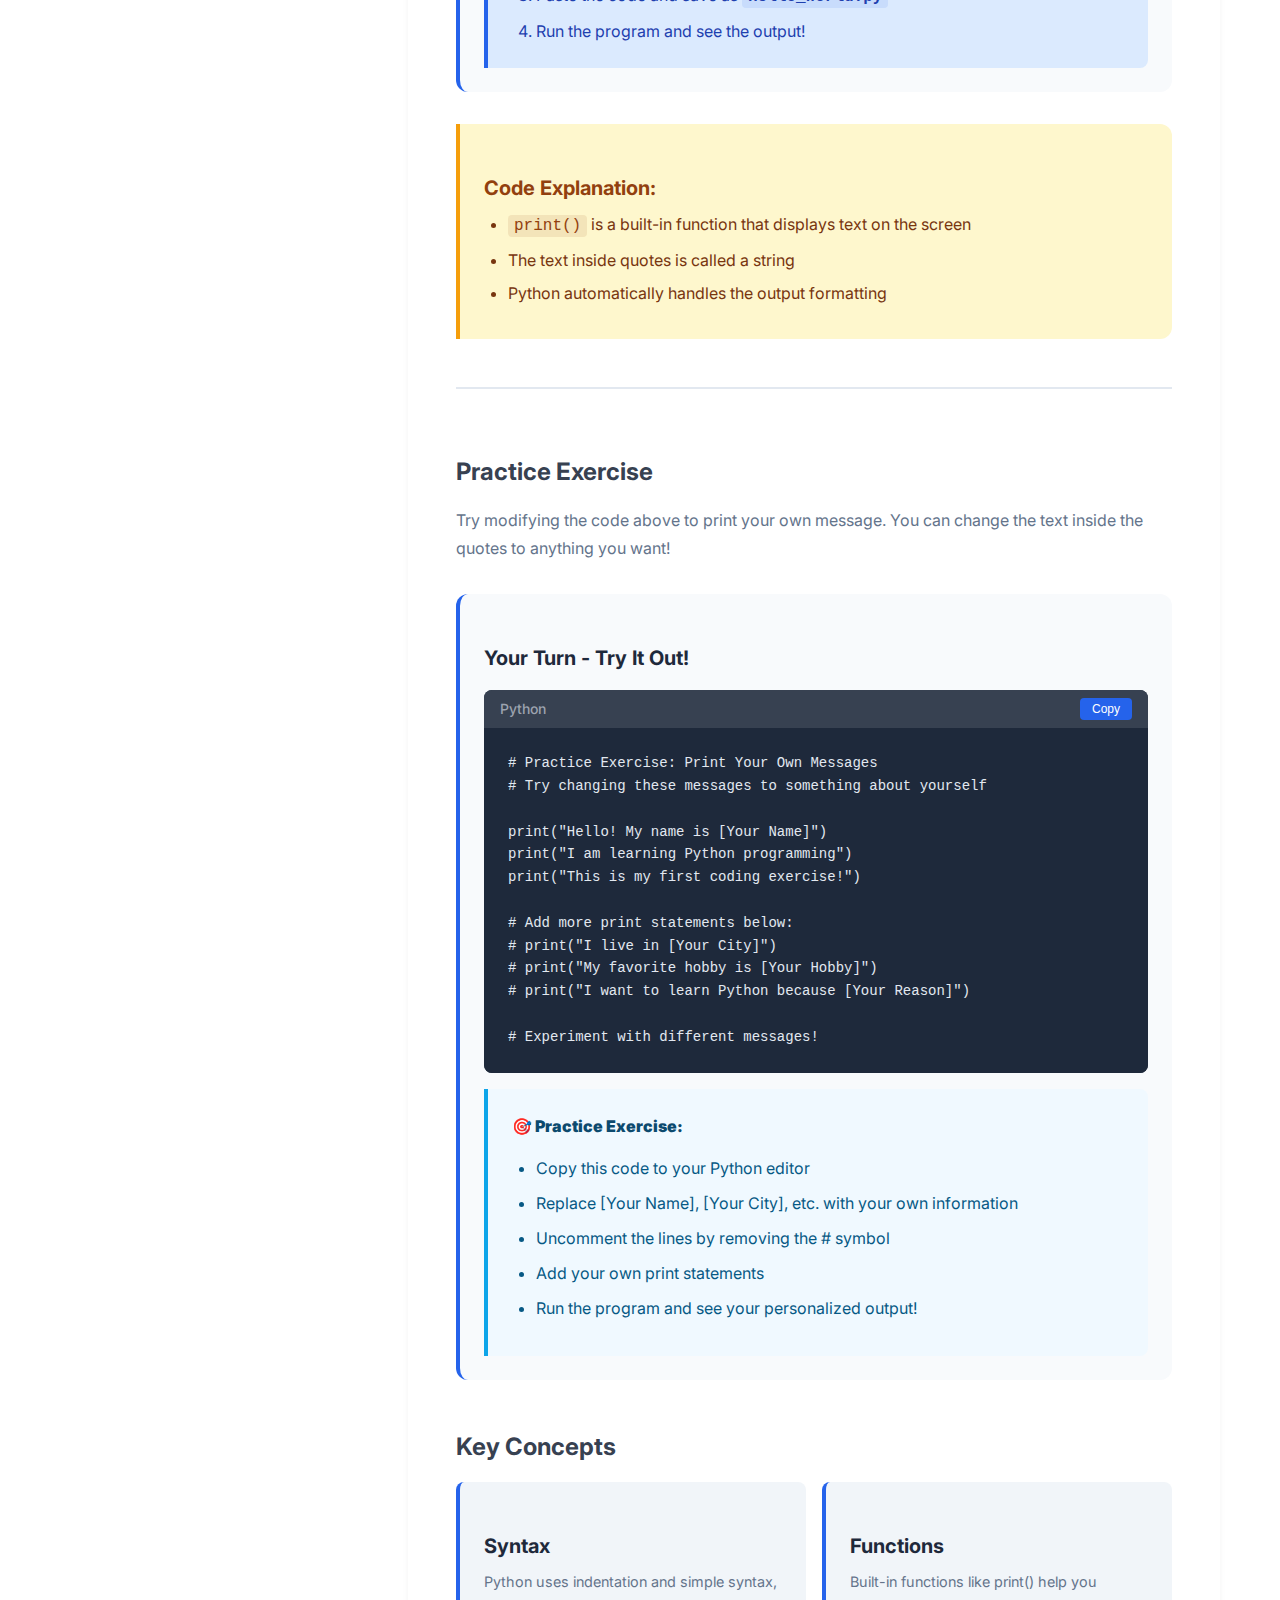
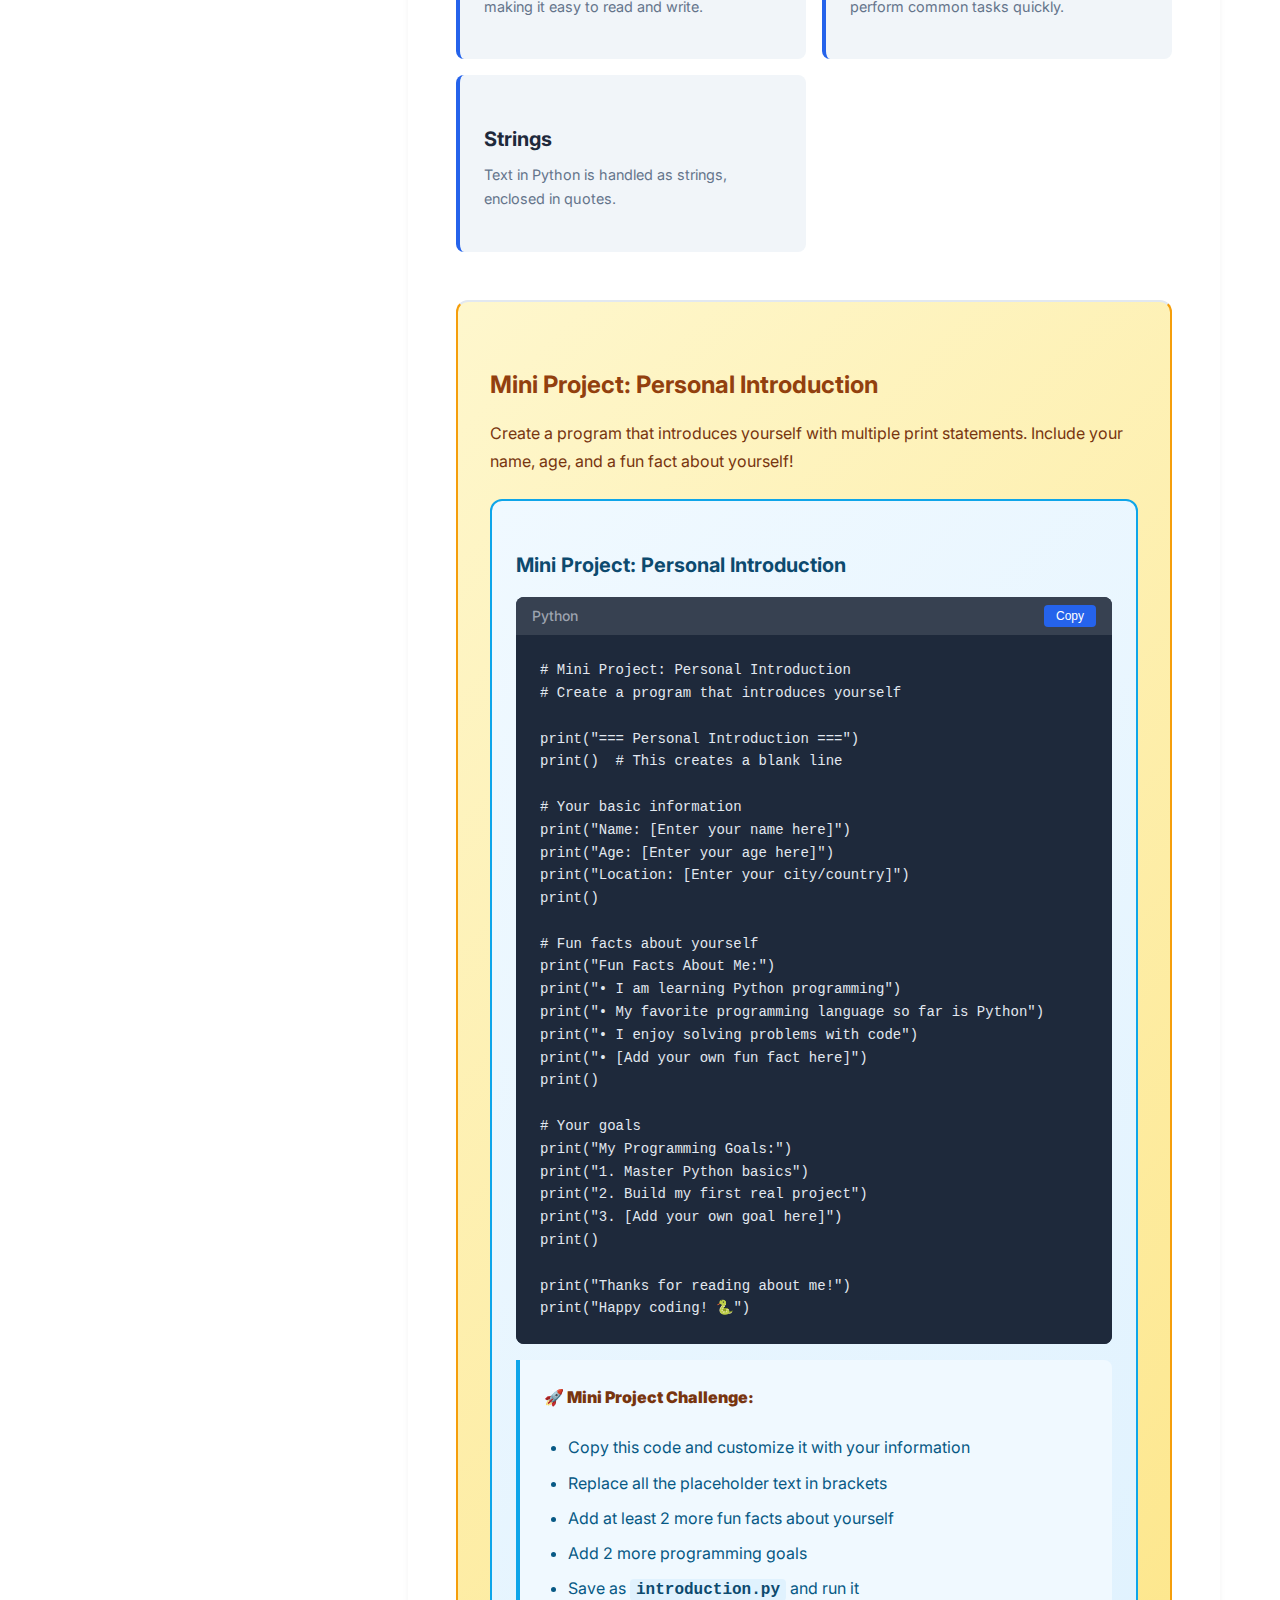
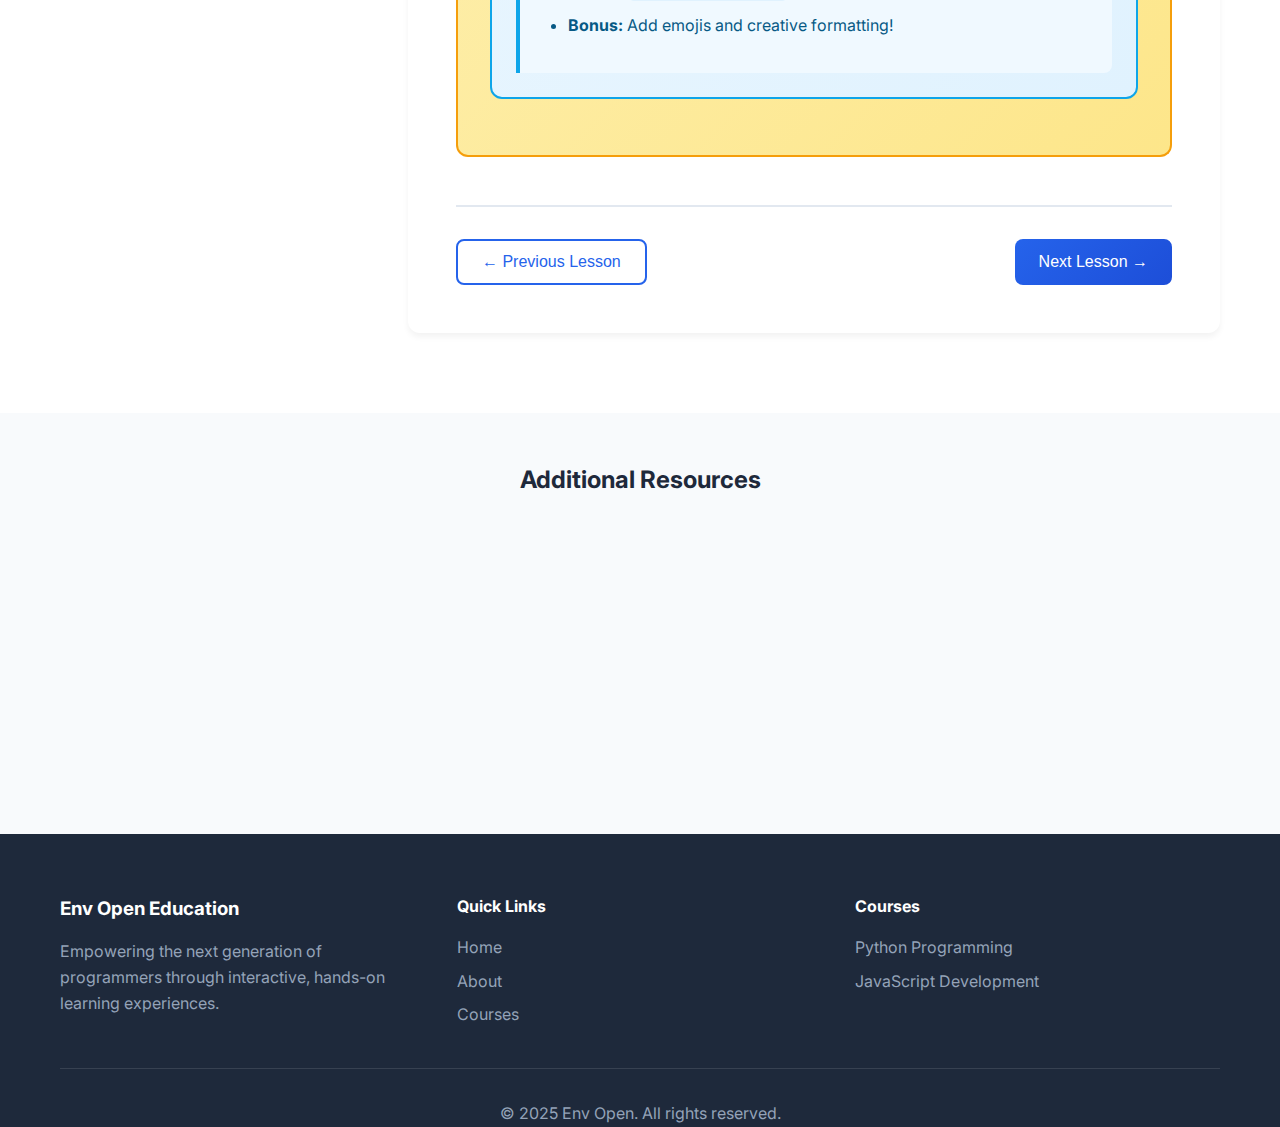
<file: python-course.html>
<!DOCTYPE html>
<html lang="en">
<head>
    <meta charset="UTF-8">
    <meta name="viewport" content="width=device-width, initial-scale=1.0">
    <title>Python Programming Course - Env Open Education</title>
    <link rel="stylesheet" href="css/style.css">
    <link href="https://fonts.googleapis.com/css2?family=Inter:wght@300;400;500;600;700&display=swap" rel="stylesheet">
</head>
<body>
    <nav class="navbar">
        <div class="nav-container">
            <div class="nav-logo">
                <h2>Env Open Education</h2>
            </div>
            <ul class="nav-menu">
                <li class="nav-item">
                    <a href="index.html" class="nav-link">Home</a>
                </li>
                <li class="nav-item">
                    <a href="about.html" class="nav-link">About</a>
                </li>
                <li class="nav-item">
                    <a href="courses.html" class="nav-link">Courses</a>
                </li>
                <li class="nav-item">
                    <a href="python-course.html" class="nav-link active">Python</a>
                </li>
                <li class="nav-item">
                    <a href="javascript-course.html" class="nav-link">JavaScript</a>
                </li>
            </ul>
            <div class="hamburger">
                <span class="bar"></span>
                <span class="bar"></span>
                <span class="bar"></span>
            </div>
        </div>
    </nav>

    <main class="main-content">
        <section class="course-hero">
            <div class="container">
                <div class="course-hero-content">
                    <div class="course-info">
                        <div class="course-icon-large">🐍</div>
                        <h1>Python Programming Course</h1>
                        <p>Master Python from basics to advanced concepts with hands-on projects and interactive coding exercises.</p>
                        <div class="course-meta">
                            <span class="meta-item">📚 25+ Lessons</span>
                            <span class="meta-item">🚀 10+ Projects</span>
                            <span class="meta-item">⏱️ 8 Weeks</span>
                            <span class="meta-item">👨‍💻 Beginner Friendly</span>
                        </div>
                    </div>
                </div>
            </div>
        </section>

        <section class="course-content">
            <div class="container">
                <div class="course-layout">
                    <div class="course-sidebar">
                        <div class="progress-card">
                            <h3>Your Progress</h3>
                            <div class="progress-circle">
                                <span class="progress-text">0%</span>
                            </div>
                            <p>0 of 25 lessons completed</p>
                        </div>

                        <div class="lesson-navigation">
                            <h3>Course Modules</h3>
                            <div class="module-list">
                                <div class="module-item active">
                                    <h4>Module 1: Python Basics</h4>
                                    <ul class="lesson-list">
                                        <li class="lesson-item active"><a href="#lesson-1">Getting Started with Python</a></li>
                                        <li class="lesson-item"><a href="#lesson-2">Variables and Data Types</a></li>
                                        <li class="lesson-item"><a href="#lesson-3">Basic Operations</a></li>
                                        <li class="lesson-item"><a href="#lesson-4">Input and Output</a></li>
                                    </ul>
                                </div>
                                <div class="module-item">
                                    <h4>Module 2: Control Structures</h4>
                                    <ul class="lesson-list">
                                        <li class="lesson-item"><a href="#lesson-5">Conditional Statements</a></li>
                                        <li class="lesson-item"><a href="#lesson-6">Loops</a></li>
                                        <li class="lesson-item"><a href="#lesson-7">Error Handling</a></li>
                                    </ul>
                                </div>
                                <div class="module-item">
                                    <h4>Module 3: Data Structures</h4>
                                    <ul class="lesson-list">
                                        <li class="lesson-item"><a href="#lesson-8">Lists and Tuples</a></li>
                                        <li class="lesson-item"><a href="#lesson-9">Dictionaries and Sets</a></li>
                                        <li class="lesson-item"><a href="#lesson-10">Working with Strings</a></li>
                                    </ul>
                                </div>
                                <div class="module-item">
                                    <h4>Module 4: Functions</h4>
                                    <ul class="lesson-list">
                                        <li class="lesson-item"><a href="#lesson-11">Defining Functions</a></li>
                                        <li class="lesson-item"><a href="#lesson-12">Parameters and Arguments</a></li>
                                        <li class="lesson-item"><a href="#lesson-13">Lambda Functions</a></li>
                                    </ul>
                                </div>
                            </div>
                        </div>
                    </div>

                    <div class="course-main">
                        <div class="lesson-content" id="lesson-1">
                            <h2>Lesson 1: Getting Started with Python</h2>
                            <p>Welcome to your first Python lesson! Python is a powerful, easy-to-learn programming language that's perfect for beginners and professionals alike.</p>
                            
                            <h3>What is Python?</h3>
                            <p>Python is a high-level programming language known for its simple syntax and readability. It's used for web development, data analysis, artificial intelligence, automation, and much more.</p>

                            <h3>Your First Python Program</h3>
                            <p>Let's start with the traditional "Hello, World!" program. This simple program demonstrates the basic syntax of Python.</p>

                            <div class="code-example">
                                <h4>Example: Hello World</h4>
                                <div class="code-block">
                                    <div class="code-header">
                                        <span class="code-language">Python</span>
                                        <button class="copy-btn" onclick="copyCode(this)">Copy</button>
                                    </div>
                                    <pre><code># Your first Python program
print("Hello, World!")
print("Welcome to Python programming!")
print("This is your first step into coding.")

# You can change this message to anything you want
print("I'm learning Python with Env Open Education!")</code></pre>
                                </div>
                                <div class="run-instructions">
                                    <p><strong>💡 How to run this code:</strong></p>
                                    <ol>
                                        <li>Copy the code above</li>
                                        <li>Open your Python editor (IDLE, VS Code, PyCharm, or any text editor)</li>
                                        <li>Paste the code and save as <code>hello_world.py</code></li>
                                        <li>Run the program and see the output!</li>
                                    </ol>
                                </div>
                            </div>

                            <div class="explanation">
                                <h4>Code Explanation:</h4>
                                <ul>
                                    <li><code>print()</code> is a built-in function that displays text on the screen</li>
                                    <li>The text inside quotes is called a string</li>
                                    <li>Python automatically handles the output formatting</li>
                                </ul>
                            </div>

                            <div class="practice-section">
                                <h3>Practice Exercise</h3>
                                <p>Try modifying the code above to print your own message. You can change the text inside the quotes to anything you want!</p>
                                
                                <div class="code-playground">
                                    <h4>Your Turn - Try It Out!</h4>
                                    <div class="code-block">
                                        <div class="code-header">
                                            <span class="code-language">Python</span>
                                            <button class="copy-btn" onclick="copyCode(this)">Copy</button>
                                        </div>
                                        <pre><code># Practice Exercise: Print Your Own Messages
# Try changing these messages to something about yourself

print("Hello! My name is [Your Name]")
print("I am learning Python programming")
print("This is my first coding exercise!")

# Add more print statements below:
# print("I live in [Your City]")
# print("My favorite hobby is [Your Hobby]")
# print("I want to learn Python because [Your Reason]")

# Experiment with different messages!</code></pre>
                                    </div>
                                    <div class="exercise-instructions">
                                        <p><strong>🎯 Practice Exercise:</strong></p>
                                        <ul>
                                            <li>Copy this code to your Python editor</li>
                                            <li>Replace [Your Name], [Your City], etc. with your own information</li>
                                            <li>Uncomment the lines by removing the # symbol</li>
                                            <li>Add your own print statements</li>
                                            <li>Run the program and see your personalized output!</li>
                                        </ul>
                                    </div>
                                </div>
                            </div>

                            <div class="key-concepts">
                                <h3>Key Concepts</h3>
                                <div class="concept-grid">
                                    <div class="concept-card">
                                        <h4>Syntax</h4>
                                        <p>Python uses indentation and simple syntax, making it easy to read and write.</p>
                                    </div>
                                    <div class="concept-card">
                                        <h4>Functions</h4>
                                        <p>Built-in functions like print() help you perform common tasks quickly.</p>
                                    </div>
                                    <div class="concept-card">
                                        <h4>Strings</h4>
                                        <p>Text in Python is handled as strings, enclosed in quotes.</p>
                                    </div>
                                </div>
                            </div>

                            <div class="mini-project">
                                <h3>Mini Project: Personal Introduction</h3>
                                <p>Create a program that introduces yourself with multiple print statements. Include your name, age, and a fun fact about yourself!</p>
                                
                                <div class="project-playground">
                                    <h4>Mini Project: Personal Introduction</h4>
                                    <div class="code-block">
                                        <div class="code-header">
                                            <span class="code-language">Python</span>
                                            <button class="copy-btn" onclick="copyCode(this)">Copy</button>
                                        </div>
                                        <pre><code># Mini Project: Personal Introduction
# Create a program that introduces yourself

print("=== Personal Introduction ===")
print()  # This creates a blank line

# Your basic information
print("Name: [Enter your name here]")
print("Age: [Enter your age here]")
print("Location: [Enter your city/country]")
print()

# Fun facts about yourself
print("Fun Facts About Me:")
print("• I am learning Python programming")
print("• My favorite programming language so far is Python")
print("• I enjoy solving problems with code")
print("• [Add your own fun fact here]")
print()

# Your goals
print("My Programming Goals:")
print("1. Master Python basics")
print("2. Build my first real project")
print("3. [Add your own goal here]")
print()

print("Thanks for reading about me!")
print("Happy coding! 🐍")</code></pre>
                                    </div>
                                    <div class="project-instructions">
                                        <p><strong>🚀 Mini Project Challenge:</strong></p>
                                        <ul>
                                            <li>Copy this code and customize it with your information</li>
                                            <li>Replace all the placeholder text in brackets</li>
                                            <li>Add at least 2 more fun facts about yourself</li>
                                            <li>Add 2 more programming goals</li>
                                            <li>Save as <code>introduction.py</code> and run it</li>
                                            <li><strong>Bonus:</strong> Add emojis and creative formatting!</li>
                                        </ul>
                                    </div>
                                </div>
                            </div>

                            <div class="lesson-navigation-buttons">
                                <button class="btn btn-secondary" disabled>← Previous Lesson</button>
                                <button class="btn btn-primary" onclick="nextLesson()">Next Lesson →</button>
                            </div>
                        </div>

                        <div class="lesson-content" id="lesson-2" style="display: none;">
                            <h2>Lesson 2: Variables and Data Types</h2>
                            <p>In this lesson, you'll learn how to store and work with different types of data in Python using variables.</p>
                            
                            <h3>What are Variables?</h3>
                            <p>Variables are like containers that store data values. In Python, you can create a variable by simply assigning a value to it.</p>

                            <div class="code-example">
                                <h4>Example: Creating Variables</h4>
                                <div class="code-block">
                                    <div class="code-header">
                                        <span class="code-language">Python</span>
                                        <button class="copy-btn" onclick="copyCode(this)">Copy</button>
                                    </div>
                                    <pre><code># Creating different types of variables
name = "Alice"              # String (text)
age = 25                    # Integer (whole number)
height = 5.6               # Float (decimal number)
is_student = True          # Boolean (True/False)

# Print the variables
print("Name:", name)
print("Age:", age)
print("Height:", height)
print("Is student:", is_student)</code></pre>
                                </div>
                                <div class="run-instructions">
                                    <p><strong>💡 How to run this code:</strong></p>
                                    <ol>
                                        <li>Copy the code above</li>
                                        <li>Open your Python editor</li>
                                        <li>Save as <code>variables.py</code> and run it</li>
                                        <li>See how different data types are displayed!</li>
                                    </ol>
                                </div>
                            </div>

                            <h3>Python Data Types</h3>
                            <div class="concept-grid">
                                <div class="concept-card">
                                    <h4>String (str)</h4>
                                    <p>Text data enclosed in quotes: "Hello" or 'World'</p>
                                </div>
                                <div class="concept-card">
                                    <h4>Integer (int)</h4>
                                    <p>Whole numbers: 42, -17, 0</p>
                                </div>
                                <div class="concept-card">
                                    <h4>Float</h4>
                                    <p>Decimal numbers: 3.14, -2.5, 0.0</p>
                                </div>
                                <div class="concept-card">
                                    <h4>Boolean (bool)</h4>
                                    <p>True or False values</p>
                                </div>
                            </div>

                            <div class="practice-section">
                                <h3>Practice Exercise</h3>
                                <div class="code-playground">
                                    <h4>Create Your Own Variables</h4>
                                    <div class="code-block">
                                        <div class="code-header">
                                            <span class="code-language">Python</span>
                                            <button class="copy-btn" onclick="copyCode(this)">Copy</button>
                                        </div>
                                        <pre><code># Practice: Create variables about yourself
first_name = "[Your first name]"
last_name = "[Your last name]"
current_age = 0  # Replace with your age
favorite_number = 0  # Replace with your favorite number
likes_programming = True  # Do you like programming?

# Print a nice introduction
print("Hi! My name is", first_name, last_name)
print("I am", current_age, "years old")
print("My favorite number is", favorite_number)
print("I like programming:", likes_programming)

# Bonus: Try changing the data types!
print("Type of name:", type(first_name))
print("Type of age:", type(current_age))</code></pre>
                                    </div>
                                </div>
                            </div>

                            <div class="lesson-navigation-buttons">
                                <button class="btn btn-secondary" onclick="previousLesson()">← Previous Lesson</button>
                                <button class="btn btn-primary" onclick="nextLesson()">Next Lesson →</button>
                            </div>
                        </div>

                        <div class="lesson-content" id="lesson-3" style="display: none;">
                            <h2>Lesson 3: Basic Operations</h2>
                            <p>Learn how to perform mathematical operations and work with strings in Python.</p>
                            
                            <h3>Mathematical Operations</h3>
                            <p>Python supports all basic mathematical operations and more!</p>

                            <div class="code-example">
                                <h4>Example: Math Operations</h4>
                                <div class="code-block">
                                    <div class="code-header">
                                        <span class="code-language">Python</span>
                                        <button class="copy-btn" onclick="copyCode(this)">Copy</button>
                                    </div>
                                    <pre><code># Basic math operations
a = 10
b = 3

print("Addition:", a + b)        # 13
print("Subtraction:", a - b)     # 7
print("Multiplication:", a * b)  # 30
print("Division:", a / b)        # 3.333...
print("Floor Division:", a // b) # 3
print("Modulus (remainder):", a % b)  # 1
print("Exponentiation:", a ** b) # 1000

# Order of operations (PEMDAS)
result = 2 + 3 * 4
print("2 + 3 * 4 =", result)    # 14 (not 20!)</code></pre>
                                </div>
                            </div>

                            <h3>String Operations</h3>
                            <div class="code-example">
                                <h4>Example: Working with Strings</h4>
                                <div class="code-block">
                                    <div class="code-header">
                                        <span class="code-language">Python</span>
                                        <button class="copy-btn" onclick="copyCode(this)">Copy</button>
                                    </div>
                                    <pre><code># String operations
first_name = "Python"
last_name = "Programming"

# Concatenation (joining strings)
full_name = first_name + " " + last_name
print("Full name:", full_name)

# String repetition
excited = "Wow! " * 3
print(excited)  # Wow! Wow! Wow! 

# String length
print("Length of full name:", len(full_name))

# String methods
print("Uppercase:", full_name.upper())
print("Lowercase:", full_name.lower())
print("Title case:", full_name.title())</code></pre>
                                </div>
                            </div>

                            <div class="lesson-navigation-buttons">
                                <button class="btn btn-secondary" onclick="previousLesson()">← Previous Lesson</button>
                                <button class="btn btn-primary" onclick="nextLesson()">Next Lesson →</button>
                            </div>
                        </div>

                        <div class="lesson-content" id="lesson-4" style="display: none;">
                            <h2>Lesson 4: Input and Output</h2>
                            <p>Learn how to get input from users and display output in various formats.</p>
                            
                            <h3>Getting User Input</h3>
                            <p>The <code>input()</code> function allows your program to interact with users by accepting their input.</p>

                            <div class="code-example">
                                <h4>Example: Basic Input</h4>
                                <div class="code-block">
                                    <div class="code-header">
                                        <span class="code-language">Python</span>
                                        <button class="copy-btn" onclick="copyCode(this)">Copy</button>
                                    </div>
                                    <pre><code># Getting user input
name = input("What's your name? ")
age = input("How old are you? ")

print("Hello,", name)
print("You are", age, "years old")

# Converting input to numbers
age_number = int(age)  # Convert string to integer
print("Next year you'll be", age_number + 1)</code></pre>
                                </div>
                            </div>

                            <h3>Formatted Output</h3>
                            <div class="code-example">
                                <h4>Example: String Formatting</h4>
                                <div class="code-block">
                                    <div class="code-header">
                                        <span class="code-language">Python</span>
                                        <button class="copy-btn" onclick="copyCode(this)">Copy</button>
                                    </div>
                                    <pre><code># Different ways to format strings
name = "Alice"
age = 25
height = 5.6

# Method 1: f-strings (recommended)
print(f"Hi, I'm {name}, I'm {age} years old and {height} feet tall")

# Method 2: .format() method
print("Hi, I'm {}, I'm {} years old".format(name, age))

# Method 3: % formatting (older style)
print("Hi, I'm %s, I'm %d years old" % (name, age))</code></pre>
                                </div>
                            </div>

                            <div class="lesson-navigation-buttons">
                                <button class="btn btn-secondary" onclick="previousLesson()">← Previous Lesson</button>
                                <button class="btn btn-primary" onclick="nextLesson()">Next Lesson →</button>
                            </div>
                        </div>

                        <div class="lesson-content" id="lesson-5" style="display: none;">
                            <h2>Lesson 5: Conditional Statements</h2>
                            <p>Learn how to make decisions in your code using if, elif, and else statements.</p>
                            
                            <h3>If Statements</h3>
                            <p>Conditional statements allow your program to make decisions based on different conditions.</p>

                            <div class="code-example">
                                <h4>Example: Basic Conditionals</h4>
                                <div class="code-block">
                                    <div class="code-header">
                                        <span class="code-language">Python</span>
                                        <button class="copy-btn" onclick="copyCode(this)">Copy</button>
                                    </div>
                                    <pre><code># Basic if statement
age = 18

if age >= 18:
    print("You are an adult")
else:
    print("You are a minor")

# Multiple conditions with elif
score = 85

if score >= 90:
    print("Grade: A")
elif score >= 80:
    print("Grade: B")
elif score >= 70:
    print("Grade: C")
elif score >= 60:
    print("Grade: D")
else:
    print("Grade: F")</code></pre>
                                </div>
                            </div>

                            <div class="lesson-navigation-buttons">
                                <button class="btn btn-secondary" onclick="previousLesson()">← Previous Lesson</button>
                                <button class="btn btn-primary" onclick="nextLesson()">Next Lesson →</button>
                            </div>
                        </div>

                        <div class="lesson-content" id="lesson-6" style="display: none;">
                            <h2>Lesson 6: Loops</h2>
                            <p>Learn how to repeat code using for and while loops.</p>
                            
                            <h3>For Loops</h3>
                            <p>For loops are used to iterate over sequences like lists, strings, or ranges.</p>

                            <div class="code-example">
                                <h4>Example: For Loops</h4>
                                <div class="code-block">
                                    <div class="code-header">
                                        <span class="code-language">Python</span>
                                        <button class="copy-btn" onclick="copyCode(this)">Copy</button>
                                    </div>
                                    <pre><code># Loop through a range of numbers
for i in range(5):
    print("Count:", i)

# Loop through a list
fruits = ["apple", "banana", "orange"]
for fruit in fruits:
    print("I like", fruit)

# While loop
count = 0
while count < 3:
    print("While loop count:", count)
    count += 1</code></pre>
                                </div>
                            </div>

                            <div class="lesson-navigation-buttons">
                                <button class="btn btn-secondary" onclick="previousLesson()">← Previous Lesson</button>
                                <button class="btn btn-primary" onclick="nextLesson()">Next Lesson →</button>
                            </div>
                        </div>

                        <div class="lesson-content" id="lesson-7" style="display: none;">
                            <h2>Lesson 7: Error Handling</h2>
                            <p>Learn how to handle errors gracefully in your Python programs.</p>
                            
                            <h3>Try-Except Blocks</h3>
                            <p>Error handling prevents your program from crashing when unexpected situations occur.</p>

                            <div class="code-example">
                                <h4>Example: Handling Errors</h4>
                                <div class="code-block">
                                    <div class="code-header">
                                        <span class="code-language">Python</span>
                                        <button class="copy-btn" onclick="copyCode(this)">Copy</button>
                                    </div>
                                    <pre><code># Basic error handling
try:
    number = int(input("Enter a number: "))
    result = 10 / number
    print("Result:", result)
except ValueError:
    print("That's not a valid number!")
except ZeroDivisionError:
    print("Cannot divide by zero!")
except Exception as e:
    print("An error occurred:", e)
finally:
    print("This always runs")</code></pre>
                                </div>
                            </div>

                            <div class="lesson-navigation-buttons">
                                <button class="btn btn-secondary" onclick="previousLesson()">← Previous Lesson</button>
                                <button class="btn btn-primary" onclick="nextLesson()">Next Lesson →</button>
                            </div>
                        </div>

                        <div class="lesson-content" id="lesson-8" style="display: none;">
                            <h2>Lesson 8: Lists and Tuples</h2>
                            <p>Learn about Python's most useful data structures for storing collections of items.</p>
                            
                            <h3>Working with Lists</h3>
                            <p>Lists are ordered collections that can store multiple items and can be modified.</p>

                            <div class="code-example">
                                <h4>Example: List Operations</h4>
                                <div class="code-block">
                                    <div class="code-header">
                                        <span class="code-language">Python</span>
                                        <button class="copy-btn" onclick="copyCode(this)">Copy</button>
                                    </div>
                                    <pre><code># Creating and working with lists
fruits = ["apple", "banana", "orange"]
numbers = [1, 2, 3, 4, 5]

# Accessing items
print("First fruit:", fruits[0])
print("Last fruit:", fruits[-1])

# Adding items
fruits.append("grape")
fruits.insert(1, "kiwi")

# Removing items
fruits.remove("banana")
last_fruit = fruits.pop()

print("Updated fruits:", fruits)
print("Removed fruit:", last_fruit)</code></pre>
                                </div>
                            </div>

                            <h3>Tuples</h3>
                            <p>Tuples are like lists but cannot be changed once created (immutable).</p>

                            <div class="code-example">
                                <h4>Example: Working with Tuples</h4>
                                <div class="code-block">
                                    <div class="code-header">
                                        <span class="code-language">Python</span>
                                        <button class="copy-btn" onclick="copyCode(this)">Copy</button>
                                    </div>
                                    <pre><code># Creating tuples
coordinates = (10, 20)
colors = ("red", "green", "blue")

# Accessing tuple items
x, y = coordinates  # Tuple unpacking
print(f"X: {x}, Y: {y}")

# Tuples are immutable
# coordinates[0] = 15  # This would cause an error!</code></pre>
                                </div>
                            </div>

                            <div class="lesson-navigation-buttons">
                                <button class="btn btn-secondary" onclick="previousLesson()">← Previous Lesson</button>
                                <button class="btn btn-primary" onclick="nextLesson()">Next Lesson →</button>
                            </div>
                        </div>

                        <div class="lesson-content" id="lesson-9" style="display: none;">
                            <h2>Lesson 9: Dictionaries and Sets</h2>
                            <p>Explore dictionaries for key-value pairs and sets for unique collections.</p>
                            
                            <h3>Dictionaries</h3>
                            <p>Dictionaries store data in key-value pairs, perfect for organizing related information.</p>

                            <div class="code-example">
                                <h4>Example: Dictionary Operations</h4>
                                <div class="code-block">
                                    <div class="code-header">
                                        <span class="code-language">Python</span>
                                        <button class="copy-btn" onclick="copyCode(this)">Copy</button>
                                    </div>
                                    <pre><code># Creating dictionaries
student = {
    "name": "Alice",
    "age": 20,
    "major": "Computer Science",
    "grades": [85, 92, 78, 96]
}

# Accessing values
print("Student name:", student["name"])
print("Student age:", student.get("age"))

# Adding/updating values
student["gpa"] = 3.8
student["age"] = 21

# Iterating through dictionaries
for key, value in student.items():
    print(f"{key}: {value}")</code></pre>
                                </div>
                            </div>

                            <h3>Sets</h3>
                            <p>Sets store unique items and are useful for removing duplicates and set operations.</p>

                            <div class="code-example">
                                <h4>Example: Working with Sets</h4>
                                <div class="code-block">
                                    <div class="code-header">
                                        <span class="code-language">Python</span>
                                        <button class="copy-btn" onclick="copyCode(this)">Copy</button>
                                    </div>
                                    <pre><code># Creating sets
colors = {"red", "green", "blue", "red"}  # Duplicates automatically removed
print("Colors:", colors)

# Set operations
primary = {"red", "green", "blue"}
warm = {"red", "orange", "yellow"}

print("Intersection:", primary & warm)  # Common elements
print("Union:", primary | warm)         # All elements
print("Difference:", primary - warm)    # In primary but not warm</code></pre>
                                </div>
                            </div>

                            <div class="lesson-navigation-buttons">
                                <button class="btn btn-secondary" onclick="previousLesson()">← Previous Lesson</button>
                                <button class="btn btn-primary" onclick="nextLesson()">Next Lesson →</button>
                            </div>
                        </div>

                        <div class="lesson-content" id="lesson-10" style="display: none;">
                            <h2>Lesson 10: Working with Strings</h2>
                            <p>Master advanced string manipulation techniques and methods.</p>
                            
                            <h3>String Methods</h3>
                            <p>Python provides many built-in methods for working with strings effectively.</p>

                            <div class="code-example">
                                <h4>Example: String Methods</h4>
                                <div class="code-block">
                                    <div class="code-header">
                                        <span class="code-language">Python</span>
                                        <button class="copy-btn" onclick="copyCode(this)">Copy</button>
                                    </div>
                                    <pre><code># String manipulation
text = "  Hello, Python World!  "

# Cleaning strings
clean_text = text.strip()  # Remove whitespace
print("Clean:", clean_text)

# Case methods
print("Upper:", clean_text.upper())
print("Lower:", clean_text.lower())
print("Title:", clean_text.title())

# Searching and replacing
print("Contains 'Python':", "Python" in clean_text)
print("Replace:", clean_text.replace("World", "Universe"))

# Splitting strings
words = clean_text.split(", ")
print("Words:", words)

# Joining strings
joined = " - ".join(words)
print("Joined:", joined)</code></pre>
                                </div>
                            </div>

                            <div class="lesson-navigation-buttons">
                                <button class="btn btn-secondary" onclick="previousLesson()">← Previous Lesson</button>
                                <button class="btn btn-primary" onclick="nextLesson()">Next Lesson →</button>
                            </div>
                        </div>

                        <div class="lesson-content" id="lesson-11" style="display: none;">
                            <h2>Lesson 11: Defining Functions</h2>
                            <p>Learn how to create reusable code blocks with functions.</p>
                            
                            <h3>Creating Functions</h3>
                            <p>Functions allow you to organize code into reusable blocks that perform specific tasks.</p>

                            <div class="code-example">
                                <h4>Example: Basic Functions</h4>
                                <div class="code-block">
                                    <div class="code-header">
                                        <span class="code-language">Python</span>
                                        <button class="copy-btn" onclick="copyCode(this)">Copy</button>
                                    </div>
                                    <pre><code># Defining functions
def greet():
    print("Hello, World!")

def greet_person(name):
    print(f"Hello, {name}!")

def add_numbers(a, b):
    result = a + b
    return result

# Calling functions
greet()
greet_person("Alice")

sum_result = add_numbers(5, 3)
print("Sum:", sum_result)

# Function with default parameter
def greet_with_title(name, title="Mr."):
    print(f"Hello, {title} {name}!")

greet_with_title("Smith")
greet_with_title("Johnson", "Dr.")</code></pre>
                                </div>
                            </div>

                            <div class="lesson-navigation-buttons">
                                <button class="btn btn-secondary" onclick="previousLesson()">← Previous Lesson</button>
                                <button class="btn btn-primary" onclick="nextLesson()">Next Lesson →</button>
                            </div>
                        </div>

                        <div class="lesson-content" id="lesson-12" style="display: none;">
                            <h2>Lesson 12: Parameters and Arguments</h2>
                            <p>Master different types of function parameters and argument passing techniques.</p>
                            
                            <h3>Advanced Parameter Types</h3>
                            <p>Python functions support various parameter types for maximum flexibility.</p>

                            <div class="code-example">
                                <h4>Example: Parameter Types</h4>
                                <div class="code-block">
                                    <div class="code-header">
                                        <span class="code-language">Python</span>
                                        <button class="copy-btn" onclick="copyCode(this)">Copy</button>
                                    </div>
                                    <pre><code># Different parameter types
def flexible_function(required, default_param="default", *args, **kwargs):
    print("Required:", required)
    print("Default:", default_param)
    print("Args:", args)
    print("Kwargs:", kwargs)

# Different ways to call the function
flexible_function("hello")
flexible_function("hello", "custom", 1, 2, 3, name="Alice", age=25)

# Variable-length arguments
def sum_all(*numbers):
    total = 0
    for num in numbers:
        total += num
    return total

print("Sum:", sum_all(1, 2, 3, 4, 5))

# Keyword arguments
def create_profile(**info):
    for key, value in info.items():
        print(f"{key}: {value}")

create_profile(name="Bob", age=30, city="New York")</code></pre>
                                </div>
                            </div>

                            <div class="lesson-navigation-buttons">
                                <button class="btn btn-secondary" onclick="previousLesson()">← Previous Lesson</button>
                                <button class="btn btn-primary" onclick="nextLesson()">Next Lesson →</button>
                            </div>
                        </div>

                        <div class="lesson-content" id="lesson-13" style="display: none;">
                            <h2>Lesson 13: Lambda Functions</h2>
                            <p>Discover lambda functions for creating concise, anonymous functions.</p>
                            
                            <h3>Lambda Functions</h3>
                            <p>Lambda functions are small, anonymous functions that can have any number of arguments but can only have one expression.</p>

                            <div class="code-example">
                                <h4>Example: Lambda Functions</h4>
                                <div class="code-block">
                                    <div class="code-header">
                                        <span class="code-language">Python</span>
                                        <button class="copy-btn" onclick="copyCode(this)">Copy</button>
                                    </div>
                                    <pre><code># Lambda function basics
square = lambda x: x ** 2
add = lambda x, y: x + y

print("Square of 5:", square(5))
print("Add 3 + 4:", add(3, 4))

# Using lambda with built-in functions
numbers = [1, 2, 3, 4, 5]

# Map function
squared_numbers = list(map(lambda x: x ** 2, numbers))
print("Squared:", squared_numbers)

# Filter function
even_numbers = list(filter(lambda x: x % 2 == 0, numbers))
print("Even numbers:", even_numbers)

# Sorting with lambda
students = [("Alice", 85), ("Bob", 90), ("Charlie", 78)]
students.sort(key=lambda student: student[1])  # Sort by grade
print("Sorted by grade:", students)</code></pre>
                                </div>
                            </div>

                            <div class="practice-section">
                                <h3>Course Complete! 🎉</h3>
                                <p>Congratulations! You've completed all the Python fundamentals. You now have a solid foundation in Python programming.</p>
                                
                                <div class="concept-grid">
                                    <div class="concept-card">
                                        <h4>What You've Learned</h4>
                                        <p>Variables, data types, control structures, functions, and more!</p>
                                    </div>
                                    <div class="concept-card">
                                        <h4>Next Steps</h4>
                                        <p>Practice with projects, explore libraries, or try advanced topics.</p>
                                    </div>
                                </div>
                            </div>

                            <div class="lesson-navigation-buttons">
                                <button class="btn btn-secondary" onclick="previousLesson()">← Previous Lesson</button>
                                <button class="btn btn-primary" disabled>Course Complete! ✅</button>
                            </div>
                        </div>
                    </div>
                </div>
            </div>
        </section>

        <section class="course-resources">
            <div class="container">
                <h2>Additional Resources</h2>
                <div class="resources-grid">
                    <div class="resource-card">
                        <h3>📖 Python Documentation</h3>
                        <p>Official Python documentation for reference and deeper learning.</p>
                        <a href="https://docs.python.org/3/" target="_blank" class="btn btn-outline">Visit Docs</a>
                    </div>
                    <div class="resource-card">
                        <h3>💻 Practice Problems</h3>
                        <p>Additional coding challenges to strengthen your Python skills.</p>
                        <a href="#" class="btn btn-outline">View Problems</a>
                    </div>
                    <div class="resource-card">
                        <h3>🎥 Video Tutorials</h3>
                        <p>Supplementary video content explaining complex concepts.</p>
                        <a href="#" class="btn btn-outline">Watch Videos</a>
                    </div>
                    <div class="resource-card">
                        <h3>💬 Community</h3>
                        <p>Join our community forum to ask questions and share projects.</p>
                        <a href="#" class="btn btn-outline">Join Forum</a>
                    </div>
                </div>
            </div>
        </section>
    </main>

    <footer class="footer">
        <div class="container">
            <div class="footer-content">
                <div class="footer-section">
                    <h3>Env Open Education</h3>
                    <p>Empowering the next generation of programmers through interactive, hands-on learning experiences.</p>
                </div>
                <div class="footer-section">
                    <h4>Quick Links</h4>
                    <ul>
                        <li><a href="index.html">Home</a></li>
                        <li><a href="about.html">About</a></li>
                        <li><a href="courses.html">Courses</a></li>
                    </ul>
                </div>
                <div class="footer-section">
                    <h4>Courses</h4>
                    <ul>
                        <li><a href="python-course.html">Python Programming</a></li>
                        <li><a href="javascript-course.html">JavaScript Development</a></li>
                    </ul>
                </div>
            </div>
            <div class="footer-bottom">
                <p>&copy; 2025 Env Open. All rights reserved.</p>
            </div>
        </div>
    </footer>

    <script src="js/script.js"></script>
    <script src="js/course.js"></script>
</body>
</html>
</file>
<file: css/style.css>
/* Reset and Base Styles */
* {
    margin: 0;
    padding: 0;
    box-sizing: border-box;
}

body {
    font-family: 'Inter', sans-serif;
    line-height: 1.6;
    color: #333;
    background-color: #ffffff;
}

.container {
    max-width: 1200px;
    margin: 0 auto;
    padding: 0 20px;
}

/* Navigation */
.navbar {
    background: #fff;
    box-shadow: 0 2px 10px rgba(0,0,0,0.1);
    position: fixed;
    top: 0;
    width: 100%;
    z-index: 1000;
}

.nav-container {
    max-width: 1200px;
    margin: 0 auto;
    padding: 0 20px;
    display: flex;
    justify-content: space-between;
    align-items: center;
    height: 70px;
}

.nav-logo h2 {
    color: #2563eb;
    font-weight: 700;
}

.nav-menu {
    display: flex;
    list-style: none;
    gap: 2rem;
}

.nav-link {
    text-decoration: none;
    color: #64748b;
    font-weight: 500;
    transition: color 0.3s ease;
}

.nav-link:hover,
.nav-link.active {
    color: #2563eb;
}

.hamburger {
    display: none;
    flex-direction: column;
    cursor: pointer;
}

.bar {
    width: 25px;
    height: 3px;
    background: #333;
    margin: 3px 0;
    transition: 0.3s;
}

/* Buttons */
.btn {
    display: inline-block;
    padding: 12px 24px;
    border-radius: 8px;
    text-decoration: none;
    font-weight: 500;
    text-align: center;
    cursor: pointer;
    border: none;
    transition: all 0.3s ease;
    font-size: 16px;
}

.btn-primary {
    background: linear-gradient(135deg, #2563eb, #1d4ed8);
    color: white;
}

.btn-primary:hover {
    background: linear-gradient(135deg, #1d4ed8, #1e40af);
    transform: translateY(-2px);
}

.btn-secondary {
    background: transparent;
    color: #2563eb;
    border: 2px solid #2563eb;
}

.btn-secondary:hover {
    background: #2563eb;
    color: white;
}

.btn-outline {
    background: transparent;
    color: #64748b;
    border: 2px solid #e2e8f0;
}

.btn-outline:hover {
    background: #f8fafc;
    border-color: #cbd5e1;
}

.btn-large {
    padding: 16px 32px;
    font-size: 18px;
}

/* Hero Section */
.hero {
    background: linear-gradient(135deg, #667eea 0%, #764ba2 100%);
    color: white;
    padding: 150px 0 100px;
    text-align: center;
    margin-top: 70px;
}

.hero-content h1 {
    font-size: 3.5rem;
    font-weight: 700;
    margin-bottom: 1rem;
}

.hero-content p {
    font-size: 1.25rem;
    margin-bottom: 2rem;
    opacity: 0.9;
    max-width: 600px;
    margin-left: auto;
    margin-right: auto;
}

.hero-buttons {
    display: flex;
    gap: 1rem;
    justify-content: center;
    flex-wrap: wrap;
}

/* Features Section */
.features {
    padding: 100px 0;
    background: #f8fafc;
}

.features h2 {
    text-align: center;
    font-size: 2.5rem;
    margin-bottom: 3rem;
    color: #1e293b;
}

.features-grid {
    display: grid;
    grid-template-columns: repeat(auto-fit, minmax(280px, 1fr));
    gap: 2rem;
}

.feature-card {
    background: white;
    padding: 2rem;
    border-radius: 12px;
    text-align: center;
    box-shadow: 0 4px 6px rgba(0,0,0,0.05);
    transition: transform 0.3s ease, box-shadow 0.3s ease;
}

.feature-card:hover {
    transform: translateY(-5px);
    box-shadow: 0 10px 25px rgba(0,0,0,0.1);
}

.feature-icon {
    font-size: 3rem;
    margin-bottom: 1rem;
}

.feature-card h3 {
    font-size: 1.5rem;
    margin-bottom: 1rem;
    color: #1e293b;
}

.feature-card p {
    color: #64748b;
    line-height: 1.6;
}

/* Courses Preview */
.courses-preview {
    padding: 100px 0;
}

.courses-preview h2 {
    text-align: center;
    font-size: 2.5rem;
    margin-bottom: 3rem;
    color: #1e293b;
}

.courses-grid {
    display: grid;
    grid-template-columns: repeat(auto-fit, minmax(400px, 1fr));
    gap: 2rem;
}

.course-card {
    background: white;
    border-radius: 12px;
    padding: 2rem;
    box-shadow: 0 4px 6px rgba(0,0,0,0.05);
    transition: transform 0.3s ease, box-shadow 0.3s ease;
}

.course-card:hover {
    transform: translateY(-5px);
    box-shadow: 0 10px 25px rgba(0,0,0,0.1);
}

.course-header {
    display: flex;
    justify-content: space-between;
    align-items: center;
    margin-bottom: 1rem;
}

.course-header h3 {
    font-size: 1.5rem;
    color: #1e293b;
}

.course-level {
    background: #dbeafe;
    color: #1e40af;
    padding: 4px 12px;
    border-radius: 20px;
    font-size: 0.875rem;
    font-weight: 500;
}

.course-features {
    display: flex;
    gap: 0.5rem;
    margin: 1.5rem 0;
    flex-wrap: wrap;
}

.feature-tag {
    background: #f1f5f9;
    color: #475569;
    padding: 4px 12px;
    border-radius: 20px;
    font-size: 0.875rem;
}

/* Course Details Pages */
.course-card-detailed {
    background: white;
    border-radius: 12px;
    overflow: hidden;
    box-shadow: 0 4px 6px rgba(0,0,0,0.05);
    transition: transform 0.3s ease, box-shadow 0.3s ease;
}

.course-card-detailed:hover {
    transform: translateY(-5px);
    box-shadow: 0 10px 25px rgba(0,0,0,0.1);
}

.course-image {
    background: linear-gradient(135deg, #667eea 0%, #764ba2 100%);
    padding: 2rem;
    text-align: center;
}

.course-icon {
    font-size: 4rem;
    color: white;
}

.course-content {
    padding: 2rem;
}

.course-meta {
    display: flex;
    gap: 1rem;
    margin-bottom: 1rem;
    flex-wrap: wrap;
}

.course-duration {
    background: #fef3c7;
    color: #92400e;
    padding: 4px 12px;
    border-radius: 20px;
    font-size: 0.875rem;
    font-weight: 500;
}

.course-highlights h4 {
    margin: 1.5rem 0 0.5rem;
    color: #1e293b;
}

.course-highlights ul {
    margin-left: 1.5rem;
    color: #64748b;
}

.course-highlights li {
    margin-bottom: 0.5rem;
}

.course-progress {
    margin: 1.5rem 0;
}

.progress-info {
    display: flex;
    justify-content: space-between;
    margin-bottom: 0.5rem;
    font-size: 0.875rem;
    color: #64748b;
}

.progress-bar {
    background: #e2e8f0;
    border-radius: 10px;
    height: 8px;
    overflow: hidden;
}

.progress-fill {
    background: linear-gradient(90deg, #2563eb, #1d4ed8);
    height: 100%;
    transition: width 0.3s ease;
}

/* Course Pages */
.main-content {
    margin-top: 70px;
    min-height: calc(100vh - 70px);
}

.page-hero {
    background: linear-gradient(135deg, #667eea 0%, #764ba2 100%);
    color: white;
    padding: 80px 0;
    text-align: center;
}

.page-hero h1 {
    font-size: 3rem;
    margin-bottom: 1rem;
}

/* Course Hero */
.course-hero {
    background: linear-gradient(135deg, #667eea 0%, #764ba2 100%);
    color: white;
    padding: 60px 0;
}

.course-hero-content {
    text-align: center;
}

.course-icon-large {
    font-size: 5rem;
    margin-bottom: 1rem;
}

.course-hero h1 {
    font-size: 2.5rem;
    margin-bottom: 1rem;
}

.course-hero p {
    font-size: 1.25rem;
    margin-bottom: 2rem;
    opacity: 0.9;
}

.meta-item {
    background: rgba(255,255,255,0.2);
    padding: 8px 16px;
    border-radius: 20px;
    margin: 4px;
    display: inline-block;
}

/* Course Layout */
.course-layout {
    display: grid;
    grid-template-columns: 300px 1fr;
    gap: 3rem;
    padding: 3rem 0;
}

.course-sidebar {
    position: sticky;
    top: 100px;
    height: fit-content;
}

.progress-card {
    background: white;
    padding: 1.5rem;
    border-radius: 12px;
    box-shadow: 0 4px 6px rgba(0,0,0,0.05);
    margin-bottom: 2rem;
    text-align: center;
}

.progress-circle {
    width: 80px;
    height: 80px;
    border-radius: 50%;
    background: conic-gradient(#2563eb 0deg, #e2e8f0 0deg);
    display: flex;
    align-items: center;
    justify-content: center;
    margin: 1rem auto;
    position: relative;
}

.progress-circle::before {
    content: '';
    width: 60px;
    height: 60px;
    border-radius: 50%;
    background: white;
    position: absolute;
}

.progress-text {
    font-weight: 600;
    color: #2563eb;
    position: relative;
    z-index: 1;
}

.lesson-navigation h3 {
    margin-bottom: 1rem;
    color: #1e293b;
}

.module-list {
    background: white;
    border-radius: 12px;
    box-shadow: 0 4px 6px rgba(0,0,0,0.05);
    overflow: hidden;
}

.module-item {
    border-bottom: 1px solid #e2e8f0;
}

.module-item:last-child {
    border-bottom: none;
}

.module-item h4 {
    background: #f8fafc;
    padding: 1rem;
    color: #374151;
    font-size: 0.95rem;
    cursor: pointer;
}

.module-item.active h4 {
    background: #dbeafe;
    color: #1e40af;
}

.lesson-list {
    list-style: none;
    padding: 0;
}

.lesson-item {
    border-bottom: 1px solid #f1f5f9;
}

.lesson-item:last-child {
    border-bottom: none;
}

.lesson-item a {
    display: block;
    padding: 0.75rem 1rem;
    text-decoration: none;
    color: #64748b;
    font-size: 0.9rem;
    transition: all 0.3s ease;
}

.lesson-item.active a,
.lesson-item a:hover {
    background: #f8fafc;
    color: #2563eb;
}

/* Lesson Content */
.lesson-content {
    background: white;
    border-radius: 12px;
    padding: 3rem;
    box-shadow: 0 4px 6px rgba(0,0,0,0.05);
}

.lesson-content h2 {
    color: #1e293b;
    margin-bottom: 1rem;
    font-size: 2rem;
}

.lesson-content h3 {
    color: #374151;
    margin: 2rem 0 1rem;
    font-size: 1.5rem;
}

.lesson-content h4 {
    color: #475569;
    margin: 1.5rem 0 0.5rem;
    font-size: 1.25rem;
}

.lesson-content p {
    margin-bottom: 1rem;
    color: #64748b;
    line-height: 1.7;
}

.code-example,
.code-playground,
.project-playground,
.advanced-playground {
    background: #f8fafc;
    border-radius: 12px;
    padding: 1.5rem;
    margin: 2rem 0;
    border-left: 4px solid #2563eb;
}

.code-example h4,
.code-playground h4 {
    color: #1e293b;
    margin-bottom: 1rem;
}

/* New Code Block Styles */
.code-block {
    background: #1e293b;
    border-radius: 8px;
    overflow: hidden;
    margin: 1rem 0;
}

.code-header {
    background: #374151;
    padding: 0.5rem 1rem;
    display: flex;
    justify-content: space-between;
    align-items: center;
    font-size: 0.875rem;
}

.code-language {
    color: #9ca3af;
    font-weight: 500;
}

.copy-btn {
    background: #2563eb;
    color: white;
    border: none;
    padding: 4px 12px;
    border-radius: 4px;
    font-size: 0.75rem;
    cursor: pointer;
    transition: background-color 0.3s ease;
}

.copy-btn:hover {
    background: #1d4ed8;
}

.code-block pre {
    margin: 0;
    padding: 1.5rem;
    overflow-x: auto;
    background: #1e293b;
}

.code-block code {
    color: #e2e8f0;
    font-family: 'Courier New', Consolas, Monaco, monospace;
    font-size: 0.875rem;
    line-height: 1.6;
}

.run-instructions,
.exercise-instructions,
.project-instructions {
    background: #dbeafe;
    border-left: 4px solid #2563eb;
    padding: 1rem 1.5rem;
    border-radius: 0 8px 8px 0;
    margin-top: 1rem;
}

.run-instructions p,
.exercise-instructions p,
.project-instructions p {
    color: #1e40af;
    margin-bottom: 0.5rem;
    font-weight: 500;
}

.run-instructions ol,
.run-instructions ul,
.exercise-instructions ol,
.exercise-instructions ul,
.project-instructions ol,
.project-instructions ul {
    margin-left: 1.5rem;
    color: #1e40af;
}

.run-instructions li,
.exercise-instructions li,
.project-instructions li {
    margin-bottom: 0.5rem;
    color: #1e40af;
}

.run-instructions code,
.exercise-instructions code,
.project-instructions code {
    background: rgba(37, 99, 235, 0.1);
    padding: 2px 6px;
    border-radius: 4px;
    font-family: 'Courier New', monospace;
    color: #1e40af;
    font-weight: 600;
}

.explanation {
    background: #fef7cd;
    border-left: 4px solid #f59e0b;
    padding: 1.5rem;
    border-radius: 0 12px 12px 0;
    margin: 1.5rem 0;
}

.explanation h4 {
    color: #92400e;
    margin-bottom: 0.5rem;
}

.explanation ul {
    margin-left: 1.5rem;
}

.explanation li {
    margin-bottom: 0.5rem;
    color: #78350f;
}

.explanation code {
    background: rgba(146, 64, 14, 0.1);
    padding: 2px 6px;
    border-radius: 4px;
    font-family: 'Courier New', monospace;
    color: #92400e;
}

/* Important Note Section */
.important-note {
    background: linear-gradient(135deg, #dbeafe 0%, #eff6ff 100%);
    border: 2px solid #2563eb;
    border-radius: 12px;
    padding: 2rem;
    margin: 2rem 0;
    position: relative;
}

.important-note::before {
    content: "📚";
    position: absolute;
    top: -15px;
    left: 20px;
    background: #2563eb;
    color: white;
    padding: 8px 12px;
    border-radius: 50%;
    font-size: 1.2rem;
}

.important-note h3 {
    color: #1e40af;
    margin-bottom: 1rem;
    font-size: 1.3rem;
}

.important-note p {
    color: #1e3a8a;
    margin-bottom: 1rem;
}

/* Quote Explanation */
.quote-explanation {
    background: white;
    border-radius: 8px;
    padding: 1.5rem;
    margin: 1.5rem 0;
    box-shadow: 0 2px 8px rgba(37, 99, 235, 0.1);
}

.quote-explanation h4 {
    color: #1e40af;
    margin-bottom: 1rem;
    border-bottom: 2px solid #e2e8f0;
    padding-bottom: 0.5rem;
}

.quote-explanation ul {
    margin: 1rem 0 1rem 1.5rem;
}

.quote-explanation li {
    margin-bottom: 0.5rem;
    color: #374151;
}

/* Why Important Section */
.why-important {
    background: #f0fdf4;
    border-left: 4px solid #16a34a;
    padding: 1.5rem;
    margin: 1.5rem 0;
    border-radius: 0 8px 8px 0;
}

.why-important h4 {
    color: #15803d;
    margin-bottom: 1rem;
}

.why-important ul {
    margin-left: 1.5rem;
}

.why-important li {
    margin-bottom: 0.8rem;
    color: #166534;
}

.why-important strong {
    color: #15803d;
}

/* Common Mistakes Section */
.common-mistakes {
    background: #fef2f2;
    border-left: 4px solid #ef4444;
    padding: 1.5rem;
    margin: 1.5rem 0;
    border-radius: 0 8px 8px 0;
}

.common-mistakes h4 {
    color: #dc2626;
    margin-bottom: 1rem;
}

.mistake-examples {
    display: grid;
    gap: 1rem;
}

.mistake {
    background: white;
    padding: 1rem;
    border-radius: 6px;
    border-left: 3px solid #f87171;
}

.mistake strong {
    display: block;
    margin-bottom: 0.5rem;
}

.mistake code {
    background: #fee2e2;
    padding: 4px 8px;
    border-radius: 4px;
    font-family: 'Courier New', monospace;
    color: #dc2626;
    display: block;
    margin-top: 0.5rem;
}

/* Remember Box */
.remember-box {
    background: linear-gradient(135deg, #fef3c7 0%, #fde68a 100%);
    border: 2px solid #f59e0b;
    border-radius: 12px;
    padding: 1.5rem;
    margin: 2rem 0;
    text-align: center;
    position: relative;
}

.remember-box::before {
    content: "💡";
    font-size: 2rem;
    position: absolute;
    top: -20px;
    left: 50%;
    transform: translateX(-50%);
    background: #f59e0b;
    padding: 8px;
    border-radius: 50%;
    box-shadow: 0 2px 8px rgba(245, 158, 11, 0.3);
}

.remember-box h4 {
    color: #92400e;
    margin-bottom: 1rem;
    font-size: 1.2rem;
    margin-top: 0.5rem;
}

.remember-box p {
    color: #78350f;
    font-weight: 500;
    margin-bottom: 0.5rem;
}

.remember-box p:last-child {
    margin-bottom: 0;
    font-size: 0.95rem;
}

/* Variable Naming Rules Section */
.naming-rules {
    background: white;
    border-radius: 8px;
    padding: 1.5rem;
    margin: 1rem 0;
    box-shadow: 0 2px 4px rgba(0, 0, 0, 0.1);
}

.naming-rules h4 {
    color: #1e40af;
    margin-bottom: 0.8rem;
    margin-top: 1.5rem;
}

.naming-rules h4:first-child {
    margin-top: 0;
}

.naming-rules ul {
    margin-left: 1.5rem;
    margin-bottom: 1rem;
}

.naming-rules li {
    margin-bottom: 0.5rem;
    color: #374151;
}

.naming-rules code {
    background: #e0e7ff;
    padding: 2px 6px;
    border-radius: 4px;
    font-family: 'Courier New', monospace;
    color: #3730a3;
}

/* Scope Explanation Section */
.scope-explanation {
    background: #f8fafc;
    border-radius: 8px;
    padding: 1.5rem;
    margin: 1rem 0;
    border-left: 4px solid #06b6d4;
}

.scope-explanation h4 {
    color: #0e7490;
    margin-bottom: 0.8rem;
    margin-top: 1.2rem;
}

.scope-explanation h4:first-child {
    margin-top: 0;
}

.scope-explanation p {
    color: #475569;
    margin-bottom: 0.8rem;
}

/* Common Mistakes Enhancements */
.common-mistakes h4 {
    color: #dc2626;
    margin-bottom: 1rem;
    margin-top: 1.5rem;
    font-size: 1.1rem;
}

.common-mistakes h4:first-child {
    margin-top: 0;
}

.common-mistakes .code-block {
    margin: 1rem 0;
    background: #fef2f2;
    border-radius: 6px;
    overflow: hidden;
}

.common-mistakes .code-block pre {
    background: #fef2f2;
    padding: 1rem;
    margin: 0;
    color: #374151;
}

.common-mistakes .code-block code {
    color: #dc2626;
    font-weight: 500;
}

/* Exercise Instructions Enhancement */
.exercise-instructions {
    background: #f0f9ff;
    border-left: 4px solid #0ea5e9;
    padding: 1.5rem;
    margin-top: 1rem;
    border-radius: 0 8px 8px 0;
}

.exercise-instructions p {
    color: #0c4a6e;
    margin-bottom: 1rem;
    font-weight: 600;
}

.exercise-instructions ul {
    margin-left: 1.5rem;
}

.exercise-instructions li {
    color: #075985;
    margin-bottom: 0.6rem;
}

.exercise-instructions code {
    background: #e0f2fe;
    padding: 2px 6px;
    border-radius: 4px;
    color: #0c4a6e;
}

/* Python Features Section */
.python-features {
    background: white;
    border-radius: 8px;
    padding: 1.5rem;
    margin: 1rem 0;
}

.python-features h4 {
    color: #1e40af;
    margin-bottom: 0.8rem;
    margin-top: 1.2rem;
}

.python-features h4:first-child {
    margin-top: 0;
}

.python-features h5 {
    color: #374151;
    margin: 1rem 0 0.5rem 0;
    font-size: 0.95rem;
}

/* Code Comparison */
.code-comparison {
    display: grid;
    gap: 1rem;
    margin: 1rem 0;
}

.comparison-item {
    background: #f8fafc;
    padding: 1rem;
    border-radius: 8px;
    border-left: 4px solid #3b82f6;
}

.comparison-item h5 {
    color: #1e40af;
    margin-bottom: 0.5rem;
    font-size: 0.9rem;
}

.comparison-item .code-block {
    margin-top: 0.5rem;
    background: #1f2937;
}

/* Code Breakdown */
.code-breakdown {
    margin: 1rem 0;
}

.breakdown-item {
    background: #f1f5f9;
    border-left: 4px solid #0ea5e9;
    padding: 1.2rem;
    margin: 1rem 0;
    border-radius: 0 8px 8px 0;
}

.breakdown-item h5 {
    color: #0c4a6e;
    margin-bottom: 0.8rem;
    font-family: 'Courier New', monospace;
    background: #e0f2fe;
    padding: 4px 8px;
    border-radius: 4px;
    display: inline-block;
}

.breakdown-item p {
    color: #475569;
    margin-bottom: 0.8rem;
}

.breakdown-item ul {
    margin-left: 1.5rem;
}

.breakdown-item li {
    color: #64748b;
    margin-bottom: 0.4rem;
}

/* Project Playground */
.project-playground {
    background: linear-gradient(135deg, #f0f9ff 0%, #e0f2fe 100%);
    border: 2px solid #0ea5e9;
    border-radius: 12px;
    padding: 1.5rem;
    margin: 1.5rem 0;
}

.project-playground h4 {
    color: #0c4a6e;
    margin-bottom: 1rem;
}

.project-instructions {
    background: #f0f9ff;
    border-left: 4px solid #0ea5e9;
    padding: 1.5rem;
    margin-top: 1rem;
    border-radius: 0 8px 8px 0;
}

.project-instructions p {
    color: #0c4a6e;
    margin-bottom: 1rem;
    font-weight: 600;
}

.project-instructions ul {
    margin-left: 1.5rem;
}

.project-instructions li {
    color: #075985;
    margin-bottom: 0.6rem;
}

.project-instructions code {
    background: #e0f2fe;
    padding: 2px 6px;
    border-radius: 4px;
    color: #0c4a6e;
}

/* Mini Project Section */
.mini-project {
    background: linear-gradient(135deg, #fef7cd 0%, #fde68a 100%);
    border: 2px solid #f59e0b;
    border-radius: 12px;
    padding: 2rem;
    margin: 2rem 0;
}

.mini-project h3 {
    color: #92400e;
    margin-bottom: 1rem;
}

.mini-project p {
    color: #78350f;
    margin-bottom: 1.5rem;
}

/* Math Operations Section */
.math-operations {
    background: white;
    border-radius: 8px;
    padding: 1.5rem;
    margin: 1rem 0;
    box-shadow: 0 2px 4px rgba(0, 0, 0, 0.1);
}

.math-operations h4 {
    color: #1e40af;
    margin-bottom: 1rem;
}

.math-operations ul {
    margin-left: 1.5rem;
}

.math-operations li {
    margin-bottom: 0.6rem;
    color: #374151;
}

.math-operations strong {
    color: #1e40af;
    font-family: 'Courier New', monospace;
}

/* PEMDAS Explanation */
.pemdas-explanation {
    background: #f0f9ff;
    border-radius: 8px;
    padding: 1.5rem;
    margin: 1rem 0;
    border-left: 4px solid #0ea5e9;
}

.pemdas-explanation h4 {
    color: #0c4a6e;
    margin-bottom: 1rem;
}

.pemdas-explanation ol {
    margin-left: 1.5rem;
}

.pemdas-explanation li {
    margin-bottom: 0.8rem;
    color: #075985;
}

.pemdas-explanation strong {
    color: #0c4a6e;
}

.practice-section,
.mini-project,
.advanced-example {
    border-top: 2px solid #e2e8f0;
    padding-top: 2rem;
    margin-top: 3rem;
}

.key-concepts {
    margin: 3rem 0;
}

.concept-grid {
    display: grid;
    grid-template-columns: repeat(auto-fit, minmax(250px, 1fr));
    gap: 1rem;
    margin-top: 1rem;
}

.concept-card {
    background: #f1f5f9;
    padding: 1.5rem;
    border-radius: 8px;
    border-left: 4px solid #2563eb;
}

.concept-card h4 {
    color: #1e293b;
    margin-bottom: 0.5rem;
}

.concept-card p {
    color: #64748b;
    font-size: 0.9rem;
}

.lesson-navigation-buttons {
    display: flex;
    justify-content: space-between;
    margin-top: 3rem;
    padding-top: 2rem;
    border-top: 2px solid #e2e8f0;
}

/* Resources Section */
.course-resources {
    background: #f8fafc;
    padding: 3rem 0;
}

.course-resources h2 {
    text-align: center;
    color: #1e293b;
    margin-bottom: 2rem;
}

.resources-grid {
    display: grid;
    grid-template-columns: repeat(auto-fit, minmax(250px, 1fr));
    gap: 1.5rem;
}

.resource-card {
    background: white;
    padding: 1.5rem;
    border-radius: 12px;
    text-align: center;
    box-shadow: 0 4px 6px rgba(0,0,0,0.05);
    transition: transform 0.3s ease;
}

.resource-card:hover {
    transform: translateY(-3px);
}

.resource-card h3 {
    color: #1e293b;
    margin-bottom: 0.5rem;
}

.resource-card p {
    color: #64748b;
    margin-bottom: 1rem;
    font-size: 0.9rem;
}

/* About Page Specific */
.about-content {
    padding: 3rem 0;
}

.about-grid {
    display: grid;
    grid-template-columns: 2fr 1fr;
    gap: 3rem;
    align-items: start;
}

.about-text h2 {
    color: #1e293b;
    margin-bottom: 1rem;
    font-size: 2rem;
}

.about-text h3 {
    color: #374151;
    margin: 2rem 0 1rem;
    font-size: 1.5rem;
}

.about-text p {
    color: #64748b;
    margin-bottom: 1rem;
    line-height: 1.7;
}

.feature-list {
    margin-left: 1.5rem;
    margin-top: 1rem;
}

.feature-list li {
    margin-bottom: 1rem;
    color: #64748b;
    line-height: 1.6;
}

.feature-list strong {
    color: #374151;
}

.about-stats {
    display: grid;
    grid-template-columns: repeat(2, 1fr);
    gap: 1rem;
}

.stat-card {
    background: white;
    padding: 1.5rem;
    border-radius: 12px;
    text-align: center;
    box-shadow: 0 4px 6px rgba(0,0,0,0.05);
}

.stat-card h3 {
    font-size: 2rem;
    color: #2563eb;
    margin-bottom: 0.5rem;
}

.stat-card p {
    color: #64748b;
    font-size: 0.9rem;
}

.philosophy {
    background: #f8fafc;
    padding: 3rem 0;
}

.philosophy h2 {
    text-align: center;
    color: #1e293b;
    margin-bottom: 2rem;
}

.philosophy-grid {
    display: grid;
    grid-template-columns: repeat(auto-fit, minmax(250px, 1fr));
    gap: 2rem;
}

.philosophy-card {
    background: white;
    padding: 2rem;
    border-radius: 12px;
    text-align: center;
    box-shadow: 0 4px 6px rgba(0,0,0,0.05);
}

.philosophy-icon {
    font-size: 3rem;
    margin-bottom: 1rem;
}

.philosophy-card h3 {
    color: #1e293b;
    margin-bottom: 1rem;
}

.philosophy-card p {
    color: #64748b;
    line-height: 1.6;
}

.team-section {
    padding: 3rem 0;
}

.team-section h2 {
    text-align: center;
    color: #1e293b;
    margin-bottom: 3rem;
}

.experience-timeline {
    max-width: 800px;
    margin: 0 auto;
}

.timeline-item {
    display: flex;
    align-items: center;
    margin-bottom: 2rem;
    gap: 2rem;
}

.timeline-marker {
    width: 50px;
    height: 50px;
    border-radius: 50%;
    background: linear-gradient(135deg, #2563eb, #1d4ed8);
    color: white;
    display: flex;
    align-items: center;
    justify-content: center;
    font-weight: 600;
    flex-shrink: 0;
}

.timeline-content h3 {
    color: #1e293b;
    margin-bottom: 0.5rem;
}

.timeline-content p {
    color: #64748b;
    line-height: 1.6;
}

/* Courses Filter */
.courses-filter {
    padding: 2rem 0;
    text-align: center;
}

.filter-buttons {
    display: flex;
    gap: 1rem;
    justify-content: center;
    flex-wrap: wrap;
}

.filter-btn {
    background: transparent;
    border: 2px solid #e2e8f0;
    color: #64748b;
    padding: 8px 20px;
    border-radius: 25px;
    cursor: pointer;
    transition: all 0.3s ease;
}

.filter-btn.active,
.filter-btn:hover {
    background: #2563eb;
    border-color: #2563eb;
    color: white;
}

.courses-main {
    padding: 2rem 0 4rem;
}

.learning-path {
    background: #f8fafc;
    padding: 3rem 0;
}

.learning-path h2 {
    text-align: center;
    color: #1e293b;
    margin-bottom: 3rem;
}

.path-container {
    display: flex;
    align-items: center;
    justify-content: center;
    gap: 2rem;
    flex-wrap: wrap;
    max-width: 1000px;
    margin: 0 auto;
}

.path-step {
    background: white;
    padding: 2rem;
    border-radius: 12px;
    text-align: center;
    box-shadow: 0 4px 6px rgba(0,0,0,0.05);
    flex: 1;
    min-width: 250px;
}

.step-number {
    width: 50px;
    height: 50px;
    border-radius: 50%;
    background: linear-gradient(135deg, #2563eb, #1d4ed8);
    color: white;
    display: flex;
    align-items: center;
    justify-content: center;
    font-weight: 600;
    margin: 0 auto 1rem;
}

.step-content h3 {
    color: #1e293b;
    margin-bottom: 0.5rem;
}

.step-content p {
    color: #64748b;
    font-size: 0.9rem;
}

.path-arrow {
    font-size: 2rem;
    color: #2563eb;
    font-weight: bold;
}

.course-features-section {
    padding: 3rem 0;
}

.course-features-section h2 {
    text-align: center;
    color: #1e293b;
    margin-bottom: 2rem;
}

.feature-item {
    background: white;
    padding: 2rem;
    border-radius: 12px;
    text-align: center;
    box-shadow: 0 4px 6px rgba(0,0,0,0.05);
    transition: transform 0.3s ease;
}

.feature-item:hover {
    transform: translateY(-3px);
}

.feature-item .feature-icon {
    font-size: 3rem;
    margin-bottom: 1rem;
}

.feature-item h3 {
    color: #1e293b;
    margin-bottom: 1rem;
}

.feature-item p {
    color: #64748b;
    line-height: 1.6;
}

/* CTA Section */
.cta {
    background: linear-gradient(135deg, #667eea 0%, #764ba2 100%);
    color: white;
    padding: 80px 0;
    text-align: center;
}

.cta h2 {
    font-size: 2.5rem;
    margin-bottom: 1rem;
}

.cta p {
    font-size: 1.25rem;
    margin-bottom: 2rem;
    opacity: 0.9;
}

.cta-buttons {
    display: flex;
    gap: 1rem;
    justify-content: center;
    flex-wrap: wrap;
}

/* Footer */
.footer {
    background: #1e293b;
    color: white;
    padding: 60px 0 20px;
}

.footer-content {
    display: grid;
    grid-template-columns: repeat(auto-fit, minmax(250px, 1fr));
    gap: 2rem;
    margin-bottom: 2rem;
}

.footer-section h3,
.footer-section h4 {
    margin-bottom: 1rem;
    color: white;
}

.footer-section p {
    color: #94a3b8;
    line-height: 1.6;
}

.footer-section ul {
    list-style: none;
}

.footer-section ul li {
    margin-bottom: 0.5rem;
}

.footer-section ul li a {
    color: #94a3b8;
    text-decoration: none;
    transition: color 0.3s ease;
}

.footer-section ul li a:hover {
    color: white;
}

.footer-bottom {
    border-top: 1px solid #374151;
    padding-top: 2rem;
    text-align: center;
}

.footer-bottom p {
    color: #94a3b8;
}

/* Responsive Design */
@media (max-width: 768px) {
    .hamburger {
        display: flex;
    }
    
    .nav-menu {
        position: fixed;
        left: -100%;
        top: 70px;
        flex-direction: column;
        background: white;
        width: 100%;
        text-align: center;
        transition: 0.3s;
        box-shadow: 0 10px 27px rgba(0,0,0,0.05);
        padding: 2rem 0;
    }
    
    .nav-menu.active {
        left: 0;
    }
    
    .hero-content h1 {
        font-size: 2.5rem;
    }
    
    .hero-buttons {
        flex-direction: column;
        align-items: center;
    }
    
    .features-grid {
        grid-template-columns: 1fr;
    }
    
    .courses-grid {
        grid-template-columns: 1fr;
    }
    
    .course-layout {
        grid-template-columns: 1fr;
    }
    
    .course-sidebar {
        position: static;
        order: 2;
    }
    
    .about-grid {
        grid-template-columns: 1fr;
    }
    
    .about-stats {
        grid-template-columns: repeat(2, 1fr);
    }
    
    .path-container {
        flex-direction: column;
    }
    
    .path-arrow {
        transform: rotate(90deg);
    }
    
    .timeline-item {
        flex-direction: column;
        text-align: center;
    }
}

@media (max-width: 480px) {
    .container {
        padding: 0 15px;
    }
    
    .hero-content h1 {
        font-size: 2rem;
    }
    
    .hero-content p {
        font-size: 1rem;
    }
    
    .course-hero h1 {
        font-size: 2rem;
    }
    
    .lesson-content {
        padding: 1.5rem;
    }
    
    .about-stats {
        grid-template-columns: 1fr;
    }
    
    .lesson-navigation-buttons {
        flex-direction: column;
        gap: 1rem;
    }
}

/* Hidden lesson content */
.lesson-content.hidden {
    display: none !important;
}

/* Progress bar styles for courses */
.progress-fill {
    height: 100%;
    background: linear-gradient(90deg, #2563eb, #3b82f6);
    border-radius: inherit;
    transition: width 0.3s ease;
}

.progress-fill.zero {
    width: 0%;
}
</file>
